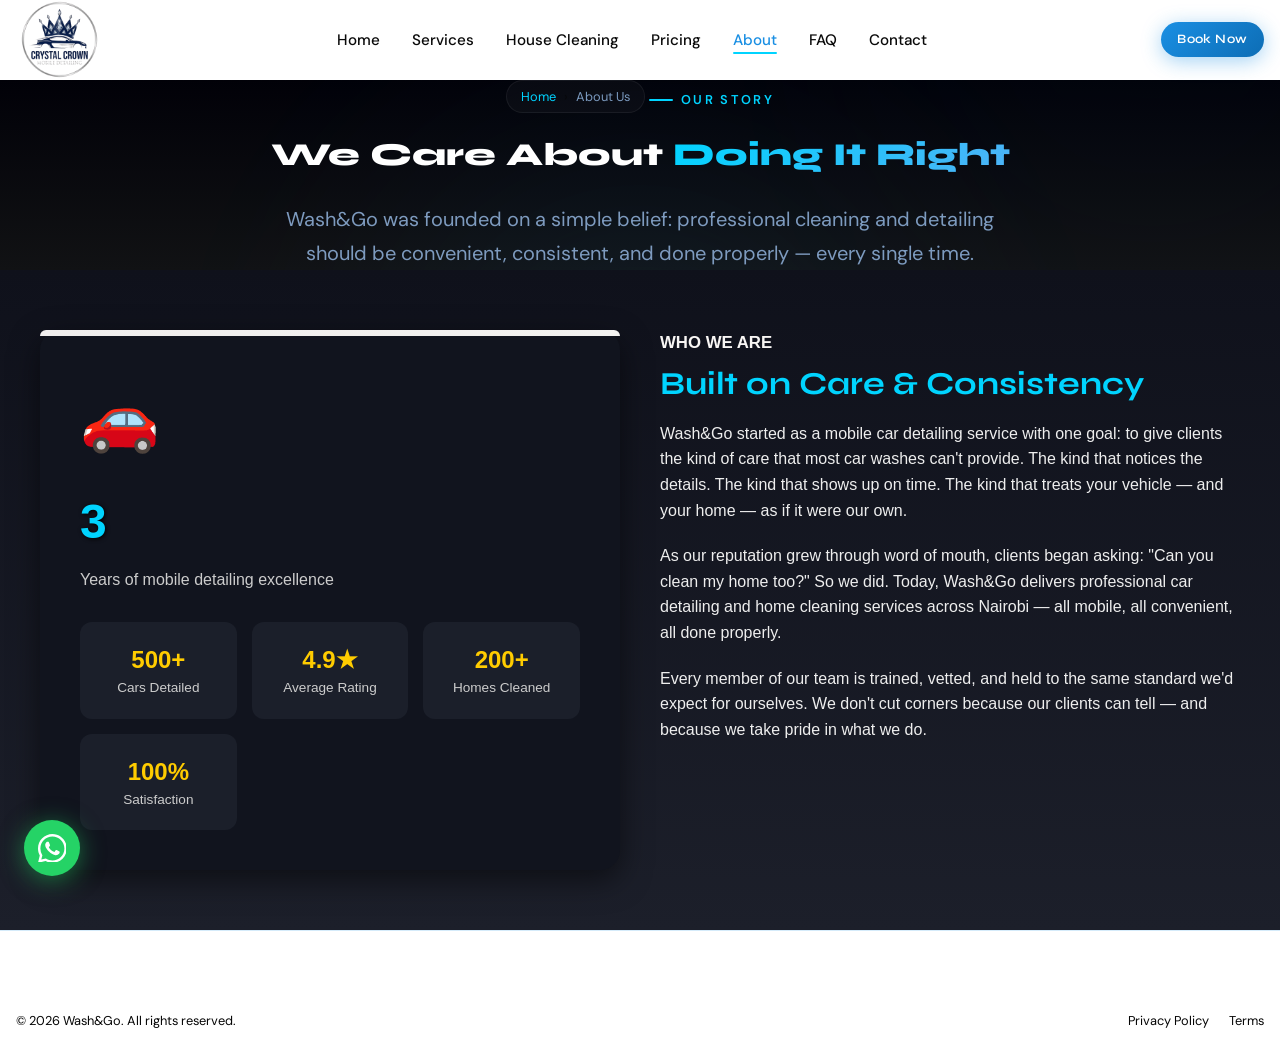
<file: about.html>
<!DOCTYPE html>
<html lang="en">
<head>
  <meta charset="UTF-8" /><meta name="viewport" content="width=device-width, initial-scale=1.0" />
  <meta name="description" content="About Wash&Go — Our story, our values, and the team behind your perfect clean." />
  <title>About Us | Wash&Go</title>
  <link rel="stylesheet" href="globals.css" />
</head>
<body>
<div class="page-loader" aria-hidden="true"><div class="loader-spinner"></div></div>
<header class="nav" role="banner">
  <div class="container">
    <nav class="nav__inner">
        <a href="index.html" class="nav__logo" aria-label="Wash&Go Home">
  <img src="Public/Assets/logo2.png" alt="Wash&Go Logo" class="nav__logo-img">
</a>
      <ul class="nav__links" role="list">
        <li><a href="index.html" class="nav__link">Home</a></li>
        <li><a href="services.html" class="nav__link">Services</a></li>
        <li><a href="house-cleaning.html" class="nav__link">House Cleaning</a></li>
        <li><a href="pricing.html" class="nav__link">Pricing</a></li>
        <li><a href="about.html" class="nav__link is-active">About</a></li>
        <li><a href="faq.html" class="nav__link">FAQ</a></li>
        <li><a href="contact.html" class="nav__link">Contact</a></li>
      </ul>
      <div class="nav__cta"><a href="booking.html" class="btn btn--primary btn--sm">Book Now</a></div>
      <button class="nav__toggle" aria-label="Toggle menu" aria-expanded="false" aria-controls="mobile-menu"><span></span><span></span><span></span></button>
    </nav>
  </div>
  <nav class="nav__mobile-menu" id="mobile-menu">
    <a href="index.html" class="nav__mobile-link">Home</a>
    <a href="services.html" class="nav__mobile-link">Car Detailing</a>
    <a href="house-cleaning.html" class="nav__mobile-link">House Cleaning</a>
    <a href="pricing.html" class="nav__mobile-link">Pricing</a>
    <a href="about.html" class="nav__mobile-link">About</a>
    <a href="faq.html" class="nav__mobile-link">FAQ</a>
    <a href="contact.html" class="nav__mobile-link">Contact</a>
    <div style="padding-top:var(--space-6)"><a href="booking.html" class="btn btn--primary btn--lg">Book Now</a></div>
  </nav>
</header>

<main>
  <section class="page-hero">
    <div class="container">
      <nav class="page-hero__breadcrumb" aria-label="Breadcrumb">
        <a href="index.html">Home</a><span class="page-hero__breadcrumb-sep">›</span>
        <span aria-current="page">About Us</span>
      </nav>
      <div class="section-label reveal" style="justify-content:center">Our Story</div>
      <h1 class="section-title reveal delay-100" style="text-align:center">We Care About <span>Doing It Right</span></h1>
      <p class="section-subtitle reveal delay-200" style="margin-inline:auto;text-align:center">Wash&Go was founded on a simple belief: professional cleaning and detailing should be convenient, consistent, and done properly — every single time.</p>
    </div>
  </section>

  <!-- Story -->
<!-- Stats Section -->
<section class="wg-stats-section">
  <div class="wg-stats-container">
    <div class="wg-stats-content">
      <div class="wg-stats-card">
        <div class="wg-stats-bar"></div>
        <div class="wg-stats-icon">🚗</div>
        <div class="wg-stats-number">3</div>
        <div class="wg-stats-text">Years of mobile detailing excellence</div>
        <div class="wg-stats-grid">
          <div class="wg-stats-item">
            <div class="wg-stats-item-number">500+</div>
            <div class="wg-stats-item-text">Cars Detailed</div>
          </div>
          <div class="wg-stats-item">
            <div class="wg-stats-item-number">4.9★</div>
            <div class="wg-stats-item-text">Average Rating</div>
          </div>
          <div class="wg-stats-item">
            <div class="wg-stats-item-number">200+</div>
            <div class="wg-stats-item-text">Homes Cleaned</div>
          </div>
          <div class="wg-stats-item">
            <div class="wg-stats-item-number">100%</div>
            <div class="wg-stats-item-text">Satisfaction</div>
          </div>
        </div>
      </div>
      <div class="wg-stats-text-content">
        <div class="wg-stats-label">Who We Are</div>
        <h2 class="wg-stats-title">Built on <span>Care & Consistency</span></h2>
        <p>Wash&Go started as a mobile car detailing service with one goal: to give clients the kind of care that most car washes can't provide. The kind that notices the details. The kind that shows up on time. The kind that treats your vehicle — and your home — as if it were our own.</p>
        <p>As our reputation grew through word of mouth, clients began asking: "Can you clean my home too?" So we did. Today, Wash&Go delivers professional car detailing and home cleaning services across Nairobi — all mobile, all convenient, all done properly.</p>
        <p>Every member of our team is trained, vetted, and held to the same standard we'd expect for ourselves. We don't cut corners because our clients can tell — and because we take pride in what we do.</p>
      </div>
    </div>
  </div>
</section>




<footer class="footer" role="contentinfo">
  <div class="container">
    <div class="footer__bottom" style="padding-top:0;border-top:none">
      <p class="footer__copyright">© <span id="year"></span> Wash&Go. All rights reserved.</p>
      <div class="footer__legal-links">
        <a href="privacy.html" class="footer__legal-link">Privacy Policy</a>
        <a href="terms.html" class="footer__legal-link">Terms</a>
      </div>
    </div>
  </div>
</footer>
<a href="#" class="whatsapp-float" data-whatsapp="Hi! I'd like to learn more about Wash&Go" aria-label="WhatsApp">
  <svg viewBox="0 0 24 24"><path d="M17.472 14.382c-.297-.149-1.758-.867-2.03-.967-.273-.099-.471-.148-.67.15-.197.297-.767.966-.94 1.164-.173.199-.347.223-.644.075-.297-.15-1.255-.463-2.39-1.475-.883-.788-1.48-1.761-1.653-2.059-.173-.297-.018-.458.13-.606.134-.133.298-.347.446-.52.149-.174.198-.298.298-.497.099-.198.05-.371-.025-.52-.075-.149-.669-1.612-.916-2.207-.242-.579-.487-.5-.669-.51-.173-.008-.371-.01-.57-.01-.198 0-.52.074-.792.372-.272.297-1.04 1.016-1.04 2.479 0 1.462 1.065 2.875 1.213 3.074.149.198 2.096 3.2 5.077 4.487.709.306 1.262.489 1.694.625.712.227 1.36.195 1.871.118.571-.085 1.758-.719 2.006-1.413.248-.694.248-1.289.173-1.413-.074-.124-.272-.198-.57-.347z" fill="white"/><path d="M12 0C5.373 0 0 5.373 0 12c0 2.09.539 4.09 1.482 5.832L0 24l6.344-1.449A11.952 11.952 0 0012 24c6.627 0 12-5.373 12-12S18.627 0 12 0zm0 22c-1.846 0-3.594-.476-5.12-1.31l-.366-.216-3.766.861.913-3.655-.241-.378A9.956 9.956 0 012 12C2 6.477 6.477 2 12 2s10 4.477 10 10-4.477 10-10 10z" fill="white"/></svg>
</a>
<script>document.getElementById('year').textContent = new Date().getFullYear();</script>
<script src="globals.js"></script>
</body>
</html>
</file>
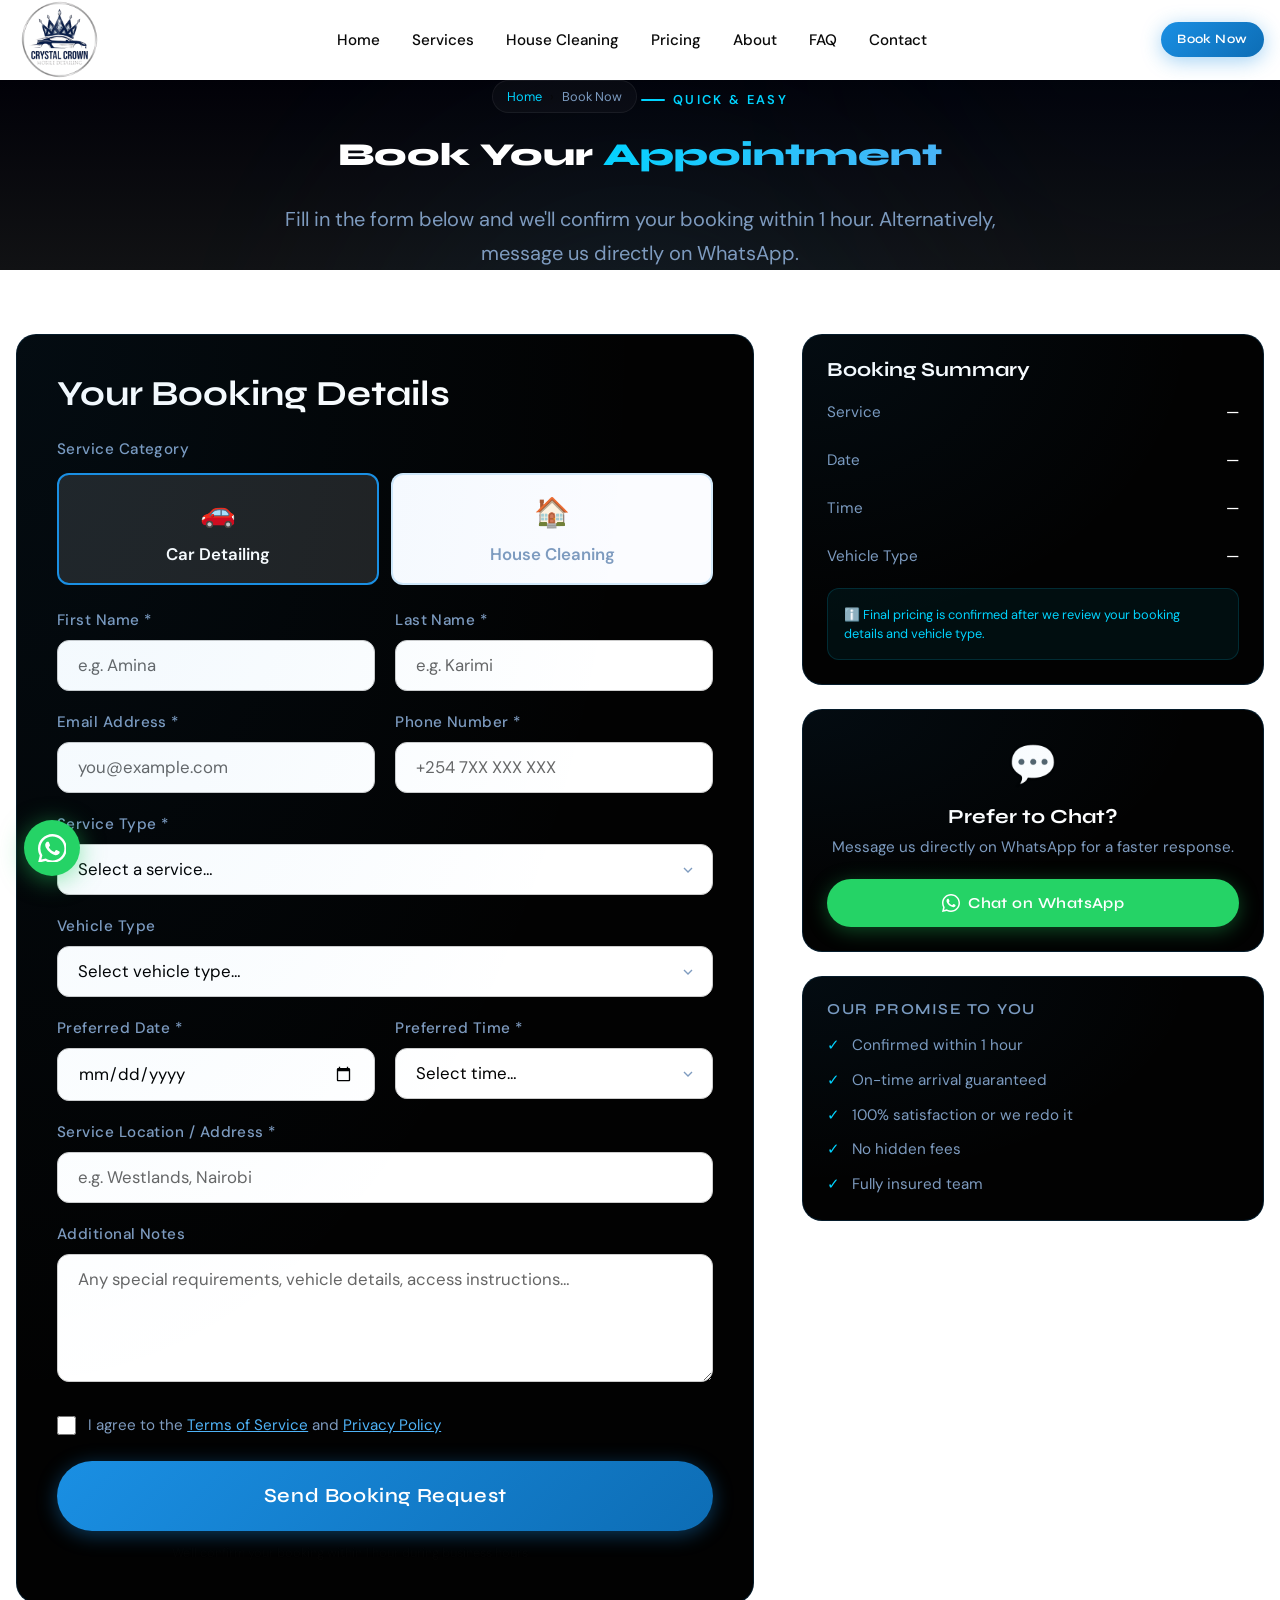
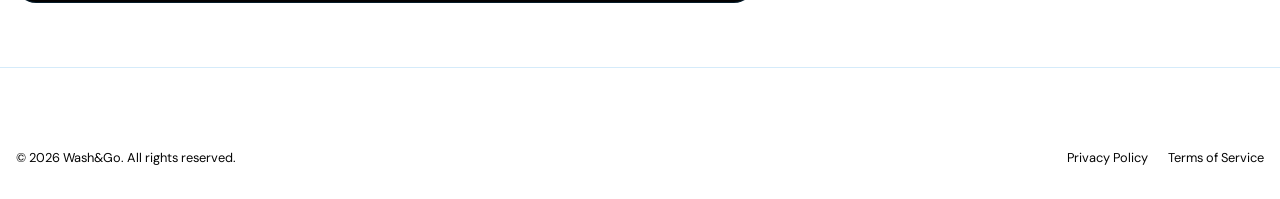
<file: booking.html>
<!DOCTYPE html>
<html lang="en">
<head>
  <meta charset="UTF-8" />
  <meta name="viewport" content="width=device-width, initial-scale=1.0" />
  <meta name="description" content="Book your Wash&Go mobile car detailing or house cleaning appointment. Fast, easy, confirmed within 1 hour." />
  <title>Book Now | Wash&Go</title>
  <link rel="stylesheet" href="globals.css" />
</head>
<body>

<div class="page-loader" aria-hidden="true"><div class="loader-spinner"></div></div>

<!-- Nav (same pattern across all pages) -->
<header class="nav" role="banner">
  <div class="container">
    <nav class="nav__inner" aria-label="Main navigation">
     <a href="index.html" class="nav__logo" aria-label="Wash&Go Home">
  <img src="Public/Assets/logo2.png" alt="Wash&Go Logo" class="nav__logo-img">
</a>
      <ul class="nav__links" role="list">
        <li><a href="index.html" class="nav__link">Home</a></li>
        <li><a href="services.html" class="nav__link">Services</a></li>
        <li><a href="house-cleaning.html" class="nav__link">House Cleaning</a></li>
        <li><a href="pricing.html" class="nav__link">Pricing</a></li>
        <li><a href="about.html" class="nav__link">About</a></li>
        <li><a href="faq.html" class="nav__link">FAQ</a></li>
        <li><a href="contact.html" class="nav__link">Contact</a></li>
      </ul>
      <div class="nav__cta">
        <a href="booking.html" class="btn btn--primary btn--sm is-active">Book Now</a>
      </div>
      <button class="nav__toggle" aria-label="Toggle mobile menu" aria-expanded="false" aria-controls="mobile-menu">
        <span></span><span></span><span></span>
      </button>
    </nav>
  </div>
  <nav class="nav__mobile-menu" id="mobile-menu" aria-label="Mobile navigation">
    <a href="index.html" class="nav__mobile-link">Home</a>
    <a href="services.html" class="nav__mobile-link">Car Detailing</a>
    <a href="house-cleaning.html" class="nav__mobile-link">House Cleaning</a>
    <a href="pricing.html" class="nav__mobile-link">Pricing</a>
    <a href="about.html" class="nav__mobile-link">About</a>
    <a href="faq.html" class="nav__mobile-link">FAQ</a>
    <a href="contact.html" class="nav__mobile-link">Contact</a>
    <div style="padding-top:var(--space-6)"><a href="booking.html" class="btn btn--primary btn--lg">Book Now</a></div>
  </nav>
</header>

<main>
  <!-- Page Hero -->
  <section class="page-hero" aria-labelledby="booking-title">
    <div class="container">
      <nav class="page-hero__breadcrumb" aria-label="Breadcrumb">
        <a href="index.html">Home</a>
        <span class="page-hero__breadcrumb-sep">›</span>
        <span aria-current="page">Book Now</span>
      </nav>
      <div class="section-label reveal" style="justify-content:center">Quick &amp; Easy</div>
      <h1 class="section-title reveal delay-100" id="booking-title">Book Your <span>Appointment</span></h1>
      <p class="section-subtitle reveal delay-200" style="margin-inline:auto;text-align:center">Fill in the form below and we'll confirm your booking within 1 hour. Alternatively, message us directly on WhatsApp.</p>
    </div>
  </section>

  <section class="section--sm">
    <div class="container">
      <div class="page-grid page-grid--form">

        <!-- Booking Form -->
        <div class="reveal">
          <div class="card" style="padding:var(--space-10)">
            <h2 style="font-size:var(--fs-xl);margin-bottom:var(--space-6)">Your Booking Details</h2>

            <form class="booking-form" novalidate data-redirect="thank-you.html" aria-label="Booking request form">

              <!-- Service Type Tabs -->
              <div style="margin-bottom:var(--space-6)">
                <div class="form-label" style="margin-bottom:var(--space-3)">Service Category</div>
                <div style="display:grid;grid-template-columns:1fr 1fr;gap:var(--space-3)" role="group" aria-label="Service category">
                  <label style="cursor:pointer">
                    <input type="radio" name="category" value="car" checked style="position:absolute;opacity:0;pointer-events:none" />
                    <div class="category-btn" style="padding:var(--space-4);background:rgba(243, 245, 247, 0.12);border:2px solid var(--clr-primary);border-radius:var(--radius-md);text-align:center;transition:all var(--dur-base)">
                      <div style="font-size:1.8rem;margin-bottom:var(--space-2)">🚗</div>
                      <div style="font-weight:var(--fw-semi);color:var(--clr-white)">Car Detailing</div>
                    </div>
                  </label>
                  <label style="cursor:pointer">
                    <input type="radio" name="category" value="house" style="position:absolute;opacity:0;pointer-events:none" />
                    <div class="category-btn" style="padding:var(--space-4);background:var(--clr-bg-3);border:2px solid var(--clr-border);border-radius:var(--radius-md);text-align:center;transition:all var(--dur-base)">
                      <div style="font-size:1.8rem;margin-bottom:var(--space-2)">🏠</div>
                      <div style="font-weight:var(--fw-semi);color:var(--clr-text-muted)">House Cleaning</div>
                    </div>
                  </label>
                </div>
              </div>

              <div class="form-grid" style="margin-bottom:var(--space-5)">
                <div class="form-group">
                  <label class="form-label" for="first_name">First Name *</label>
                  <input class="form-input" type="text" id="first_name" name="first_name" placeholder="e.g. Amina" autocomplete="given-name" data-validate="required" required />
                </div>
                <div class="form-group">
                  <label class="form-label" for="last_name">Last Name *</label>
                  <input class="form-input" type="text" id="last_name" name="last_name" placeholder="e.g. Karimi" autocomplete="family-name" data-validate="required" required />
                </div>
              </div>

              <div class="form-grid" style="margin-bottom:var(--space-5)">
                <div class="form-group">
                  <label class="form-label" for="email">Email Address *</label>
                  <input class="form-input" type="email" id="email" name="email" placeholder="you@example.com" autocomplete="email" data-validate="required,email" required />
                </div>
                <div class="form-group">
                  <label class="form-label" for="phone">Phone Number *</label>
                  <input class="form-input" type="tel" id="phone" name="phone" placeholder="+254 7XX XXX XXX" autocomplete="tel" data-validate="required,phone" required />
                </div>
              </div>

              <div class="form-group" style="margin-bottom:var(--space-5)" id="car-service-group">
                <label class="form-label" for="service">Service Type *</label>
                <select class="form-select" id="service" name="service" data-validate="required" required>
                  <option value="" disabled selected>Select a service…</option>
                  <optgroup label="Car Detailing">
                    <option value="easy-care">Easy Care Detail — from KES 5,500</option>
                    <option value="interior-exterior">Interior &amp; Exterior — from KES 10,500</option>
                    <option value="paint-polish">Paint Polishing &amp; Care — from KES 7,000</option>
                    <option value="monthly">Monthly Maintenance — from KES 12,000</option>
                    <option value="ceramic">Ceramic Coating &amp; Protection — from KES 25,000</option>
                  </optgroup>
                  <optgroup label="House Cleaning">
                    <option value="standard-clean">Standard Home Clean — from KES 4,500</option>
                    <option value="deep-clean">Deep Clean — from KES 8,000</option>
                    <option value="move-in-out">Move In/Out Clean — from KES 10,000</option>
                    <option value="regular-maintenance">Regular Maintenance Plan</option>
                  </optgroup>
                </select>
              </div>

              <div class="form-group" style="margin-bottom:var(--space-5)" id="vehicle-type-group">
                <label class="form-label" for="vehicle_type">Vehicle Type</label>
                <select class="form-select" id="vehicle_type" name="vehicle_type">
                  <option value="" disabled selected>Select vehicle type…</option>
                  <option value="hatchback">Hatchback</option>
                  <option value="sedan">Sedan</option>
                  <option value="suv">SUV / 4x4</option>
                  <option value="van">Van / Minibus</option>
                  <option value="truck">Truck / Pickup</option>
                  <option value="trailer">Trailer / Lorry</option>
                </select>
              </div>

              <div class="form-grid" style="margin-bottom:var(--space-5)">
                <div class="form-group">
                  <label class="form-label" for="date">Preferred Date *</label>
                  <input class="form-input" type="date" id="date" name="date" data-validate="required" required />
                </div>
                <div class="form-group">
                  <label class="form-label" for="time">Preferred Time *</label>
                  <select class="form-select" id="time" name="time" data-validate="required" required>
                    <option value="" disabled selected>Select time…</option>
                    <option value="07:00">7:00 AM</option>
                    <option value="08:00">8:00 AM</option>
                    <option value="09:00">9:00 AM</option>
                    <option value="10:00">10:00 AM</option>
                    <option value="11:00">11:00 AM</option>
                    <option value="12:00">12:00 PM</option>
                    <option value="13:00">1:00 PM</option>
                    <option value="14:00">2:00 PM</option>
                    <option value="15:00">3:00 PM</option>
                    <option value="16:00">4:00 PM</option>
                    <option value="17:00">5:00 PM</option>
                  </select>
                </div>
              </div>

              <div class="form-group" style="margin-bottom:var(--space-5)">
                <label class="form-label" for="location">Service Location / Address *</label>
                <input class="form-input" type="text" id="location" name="location" placeholder="e.g. Westlands, Nairobi" data-validate="required" required />
              </div>

              <div class="form-group" style="margin-bottom:var(--space-8)">
                <label class="form-label" for="notes">Additional Notes</label>
                <textarea class="form-textarea" id="notes" name="notes" placeholder="Any special requirements, vehicle details, access instructions…"></textarea>
              </div>

              <div style="display:flex;align-items:center;gap:var(--space-3);margin-bottom:var(--space-6)">
                <input type="checkbox" id="terms_agree" name="terms_agree" data-validate="required" required style="width:1.2rem;height:1.2rem;accent-color:var(--clr-primary);cursor:pointer;flex-shrink:0" />
                <label for="terms_agree" style="font-size:var(--fs-sm);color:var(--clr-text-muted);cursor:pointer">
                  I agree to the <a href="terms.html" style="color:var(--clr-primary-light);text-decoration:underline">Terms of Service</a> and <a href="privacy.html" style="color:var(--clr-primary-light);text-decoration:underline">Privacy Policy</a>
                </label>
              </div>

              <button type="submit" class="btn btn--primary btn--lg" style="width:100%;font-size:var(--fs-md)">
                Send Booking Request
              </button>
              <p style="font-size:var(--fs-xs);color:var(--clr-text-faint);margin-top:var(--space-3);text-align:center">We'll confirm your booking within 1 hour during business hours</p>
            </form>
          </div>
        </div>

        <!-- Summary & Info Sidebar -->
        <div style="display:flex;flex-direction:column;gap:var(--space-6)">

          <!-- Booking Summary Card -->
          <div class="card booking-summary reveal delay-200" style="padding:var(--space-6)">
            <h3 style="font-size:var(--fs-md);font-weight:var(--fw-bold);margin-bottom:var(--space-5)">Booking Summary</h3>
            <div style="display:flex;flex-direction:column;gap:var(--space-3)">
              <div style="display:flex;justify-content:space-between;font-size:var(--fs-sm);color:var(--clr-text-muted)">
                <span>Service</span>
                <span id="summary-service" style="color:var(--clr-white);font-weight:var(--fw-medium);text-align:right;max-width:60%">—</span>
              </div>
              <div class="divider" style="margin:0"></div>
              <div style="display:flex;justify-content:space-between;font-size:var(--fs-sm);color:var(--clr-text-muted)">
                <span>Date</span>
                <span id="summary-date" style="color:var(--clr-white);font-weight:var(--fw-medium);text-align:right">—</span>
              </div>
              <div class="divider" style="margin:0"></div>
              <div style="display:flex;justify-content:space-between;font-size:var(--fs-sm);color:var(--clr-text-muted)">
                <span>Time</span>
                <span id="summary-time" style="color:var(--clr-white);font-weight:var(--fw-medium)">—</span>
              </div>
              <div class="divider" style="margin:0"></div>
              <div style="display:flex;justify-content:space-between;font-size:var(--fs-sm);color:var(--clr-text-muted)">
                <span>Vehicle Type</span>
                <span id="summary-vehicle" style="color:var(--clr-white);font-weight:var(--fw-medium)">—</span>
              </div>
            </div>
            <div style="margin-top:var(--space-5);padding:var(--space-4);background:rgba(0,212,255,0.06);border:1px solid rgba(0,212,255,0.15);border-radius:var(--radius-md)">
              <p style="font-size:var(--fs-xs);color:var(--clr-accent)">ℹ️ Final pricing is confirmed after we review your booking details and vehicle type.</p>
            </div>
          </div>

          <!-- WhatsApp Alternative -->
          <div class="card reveal delay-300" style="text-align:center;padding:var(--space-6)">
            <div style="font-size:2.5rem;margin-bottom:var(--space-3)">💬</div>
            <h3 style="font-size:var(--fs-md);margin-bottom:var(--space-2)">Prefer to Chat?</h3>
            <p style="font-size:var(--fs-sm);color:var(--clr-text-muted);margin-bottom:var(--space-5)">Message us directly on WhatsApp for a faster response.</p>
            <a href="#" class="btn btn--whatsapp" style="width:100%" data-whatsapp="Hi! I'd like to book a Wash&Go service">
              <svg width="18" height="18" viewBox="0 0 24 24" fill="currentColor" aria-hidden="true"><path d="M17.472 14.382c-.297-.149-1.758-.867-2.03-.967-.273-.099-.471-.148-.67.15-.197.297-.767.966-.94 1.164-.173.199-.347.223-.644.075-.297-.15-1.255-.463-2.39-1.475-.883-.788-1.48-1.761-1.653-2.059-.173-.297-.018-.458.13-.606.134-.133.298-.347.446-.52.149-.174.198-.298.298-.497.099-.198.05-.371-.025-.52-.075-.149-.669-1.612-.916-2.207-.242-.579-.487-.5-.669-.51-.173-.008-.371-.01-.57-.01-.198 0-.52.074-.792.372-.272.297-1.04 1.016-1.04 2.479 0 1.462 1.065 2.875 1.213 3.074.149.198 2.096 3.2 5.077 4.487.709.306 1.262.489 1.694.625.712.227 1.36.195 1.871.118.571-.085 1.758-.719 2.006-1.413.248-.694.248-1.289.173-1.413-.074-.124-.272-.198-.57-.347z"/><path d="M12 0C5.373 0 0 5.373 0 12c0 2.09.539 4.09 1.482 5.832L0 24l6.344-1.449A11.952 11.952 0 0012 24c6.627 0 12-5.373 12-12S18.627 0 12 0zm0 22c-1.846 0-3.594-.476-5.12-1.31l-.366-.216-3.766.861.913-3.655-.241-.378A9.956 9.956 0 012 12C2 6.477 6.477 2 12 2s10 4.477 10 10-4.477 10-10 10z"/></svg>
              Chat on WhatsApp
            </a>
          </div>

          <!-- Guarantees -->
          <div class="card reveal delay-400" style="padding:var(--space-6)">
            <h3 style="font-size:var(--fs-sm);font-weight:var(--fw-semi);color:var(--clr-text-muted);margin-bottom:var(--space-4);letter-spacing:0.1em;text-transform:uppercase">Our Promise To You</h3>
            <div style="display:flex;flex-direction:column;gap:var(--space-3)">
              <div style="display:flex;align-items:center;gap:var(--space-3);font-size:var(--fs-sm);color:var(--clr-text-muted)"><span style="color:var(--clr-accent)">✓</span> Confirmed within 1 hour</div>
              <div style="display:flex;align-items:center;gap:var(--space-3);font-size:var(--fs-sm);color:var(--clr-text-muted)"><span style="color:var(--clr-accent)">✓</span> On-time arrival guaranteed</div>
              <div style="display:flex;align-items:center;gap:var(--space-3);font-size:var(--fs-sm);color:var(--clr-text-muted)"><span style="color:var(--clr-accent)">✓</span> 100% satisfaction or we redo it</div>
              <div style="display:flex;align-items:center;gap:var(--space-3);font-size:var(--fs-sm);color:var(--clr-text-muted)"><span style="color:var(--clr-accent)">✓</span> No hidden fees</div>
              <div style="display:flex;align-items:center;gap:var(--space-3);font-size:var(--fs-sm);color:var(--clr-text-muted)"><span style="color:var(--clr-accent)">✓</span> Fully insured team</div>
            </div>
          </div>
        </div>
      </div>
    </div>
  </section>
</main>

<!-- Footer (abbreviated for template — include full footer from index.html in production) -->
<footer class="footer" role="contentinfo">
  <div class="container">
    <div class="footer__bottom" style="padding-top:0;border-top:none">
      <p class="footer__copyright">© <span id="year"></span> Wash&Go. All rights reserved.</p>
      <div class="footer__legal-links">
        <a href="privacy.html" class="footer__legal-link">Privacy Policy</a>
        <a href="terms.html" class="footer__legal-link">Terms of Service</a>
      </div>
    </div>
  </div>
</footer>

<a href="#" class="whatsapp-float" data-whatsapp="Hi! I'd like to book a Wash&Go service" aria-label="Chat with us on WhatsApp">
  <svg viewBox="0 0 24 24" xmlns="http://www.w3.org/2000/svg"><path d="M17.472 14.382c-.297-.149-1.758-.867-2.03-.967-.273-.099-.471-.148-.67.15-.197.297-.767.966-.94 1.164-.173.199-.347.223-.644.075-.297-.15-1.255-.463-2.39-1.475-.883-.788-1.48-1.761-1.653-2.059-.173-.297-.018-.458.13-.606.134-.133.298-.347.446-.52.149-.174.198-.298.298-.497.099-.198.05-.371-.025-.52-.075-.149-.669-1.612-.916-2.207-.242-.579-.487-.5-.669-.51-.173-.008-.371-.01-.57-.01-.198 0-.52.074-.792.372-.272.297-1.04 1.016-1.04 2.479 0 1.462 1.065 2.875 1.213 3.074.149.198 2.096 3.2 5.077 4.487.709.306 1.262.489 1.694.625.712.227 1.36.195 1.871.118.571-.085 1.758-.719 2.006-1.413.248-.694.248-1.289.173-1.413-.074-.124-.272-.198-.57-.347z"/><path d="M12 0C5.373 0 0 5.373 0 12c0 2.09.539 4.09 1.482 5.832L0 24l6.344-1.449A11.952 11.952 0 0012 24c6.627 0 12-5.373 12-12S18.627 0 12 0zm0 22c-1.846 0-3.594-.476-5.12-1.31l-.366-.216-3.766.861.913-3.655-.241-.378A9.956 9.956 0 012 12C2 6.477 6.477 2 12 2s10 4.477 10 10-4.477 10-10 10z"/></svg>
</a>

<script>
  document.getElementById('year').textContent = new Date().getFullYear();

  // Category radio highlight
  document.querySelectorAll('input[name="category"]').forEach(radio => {
    radio.addEventListener('change', () => {
      document.querySelectorAll('.category-btn').forEach(btn => {
        btn.style.background = 'var(--clr-bg-3)';
        btn.style.borderColor = 'var(--clr-border)';
        btn.style.color = 'var(--clr-text-muted)';
        btn.querySelector('div:last-child').style.color = 'var(--clr-text-muted)';
      });
      const active = radio.nextElementSibling;
      active.style.background = 'rgba(26,143,227,0.12)';
      active.style.borderColor = 'var(--clr-primary)';
      active.querySelector('div:last-child').style.color = 'var(--clr-white)';

      // Show/hide vehicle type field
      const vehicleGroup = document.getElementById('vehicle-type-group');
      vehicleGroup.style.display = radio.value === 'car' ? '' : 'none';
    });
  });

  // Booking summary live update
  ['service','date','time','vehicle_type'].forEach(name => {
    const el = document.getElementById(name) || document.querySelector(`[name="${name}"]`);
    if (!el) return;
    el.addEventListener('change', () => {
      const map = { service: 'summary-service', date: 'summary-date', time: 'summary-time', vehicle_type: 'summary-vehicle' };
      const targetEl = document.getElementById(map[name]);
      if (!targetEl) return;
      if (name === 'date' && el.value) {
        targetEl.textContent = new Date(el.value + 'T00:00').toLocaleDateString('en-KE', { weekday:'short', month:'short', day:'numeric', year:'numeric' });
      } else {
        const opt = el.options?.[el.selectedIndex];
        targetEl.textContent = opt ? opt.text : el.value;
      }
    });
  });
</script>
<script src="globals.js"></script>
</body>
</html>
</file>
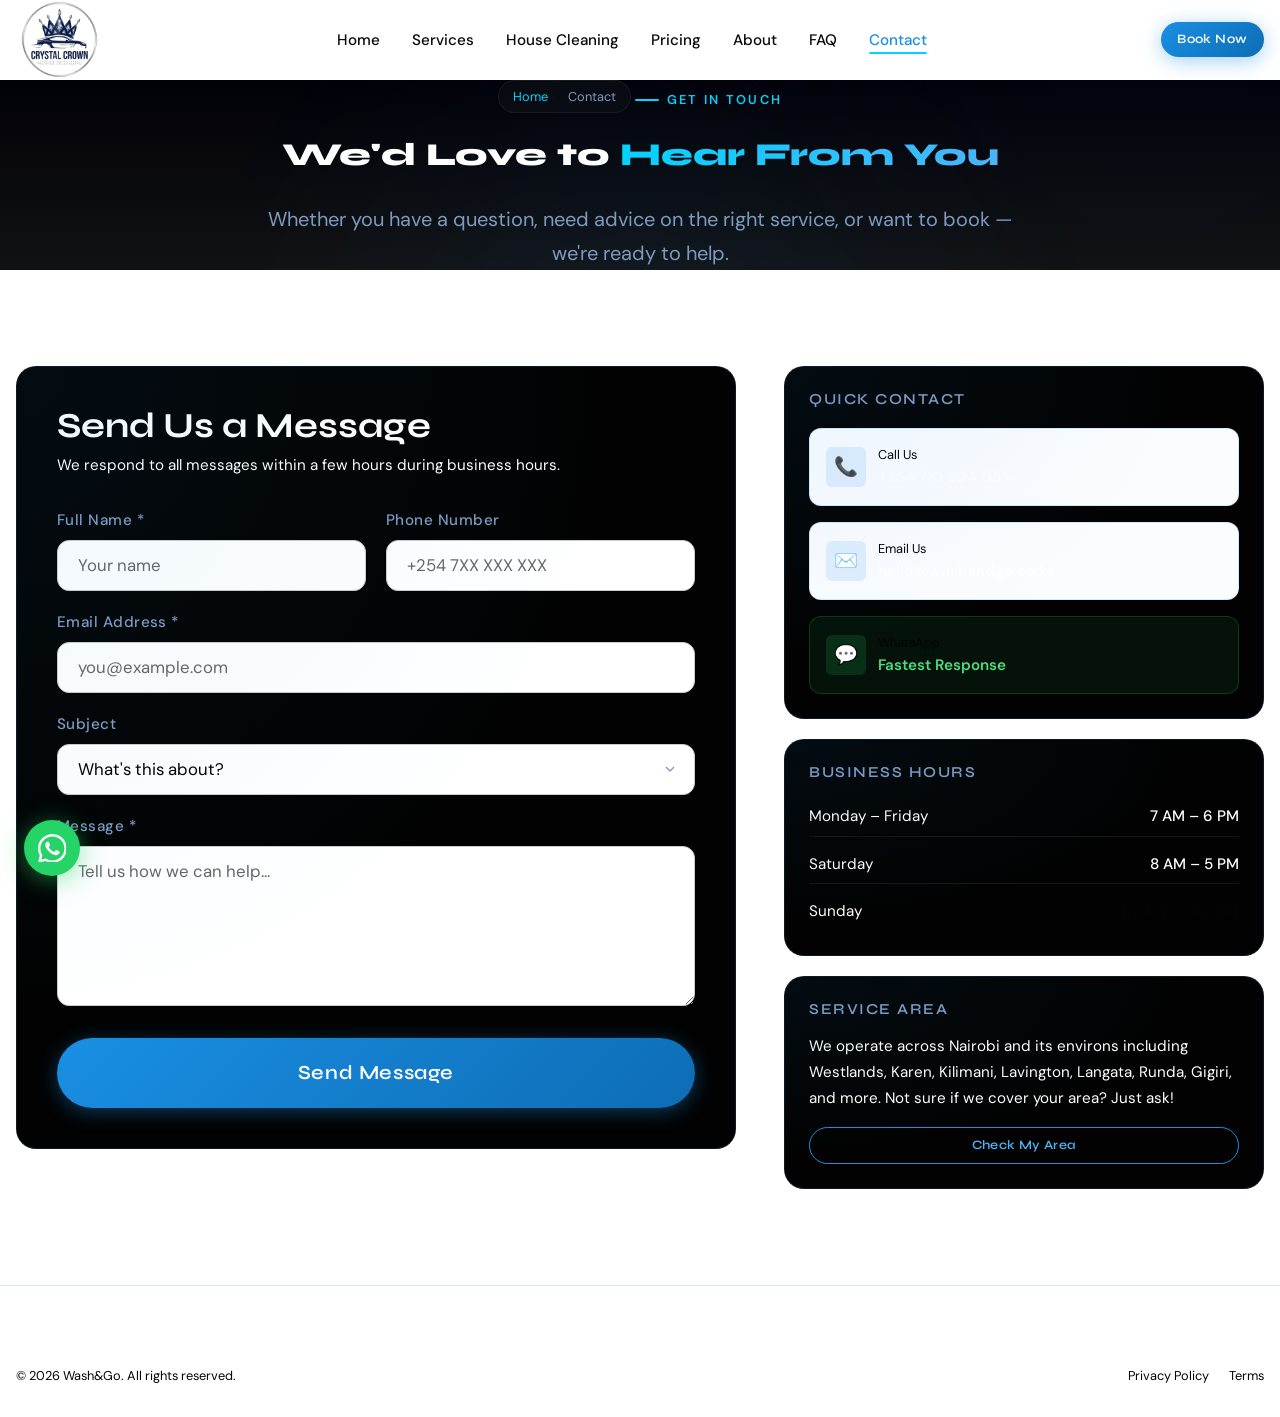
<file: contact.html>
<!DOCTYPE html>
<html lang="en">
<head>
  <meta charset="UTF-8" /><meta name="viewport" content="width=device-width, initial-scale=1.0" />
  <meta name="description" content="Contact Wash&Go — Get in touch by phone, email, WhatsApp, or our contact form." />
  <title>Contact Us | Wash&Go</title>
  <link rel="stylesheet" href="globals.css" />
</head>
<body>
<div class="page-loader" aria-hidden="true"><div class="loader-spinner"></div></div>
<header class="nav" role="banner">
  <div class="container">
    <nav class="nav__inner">
   <a href="index.html" class="nav__logo" aria-label="Wash&Go Home">
  <img src="Public/Assets/logo2.png" alt="Wash&Go Logo" class="nav__logo-img">
</a>
      <ul class="nav__links" role="list">
        <li><a href="index.html" class="nav__link">Home</a></li>
        <li><a href="services.html" class="nav__link">Services</a></li>
        <li><a href="house-cleaning.html" class="nav__link">House Cleaning</a></li>
        <li><a href="pricing.html" class="nav__link">Pricing</a></li>
        <li><a href="about.html" class="nav__link">About</a></li>
        <li><a href="faq.html" class="nav__link">FAQ</a></li>
        <li><a href="contact.html" class="nav__link is-active">Contact</a></li>
      </ul>
      <div class="nav__cta"><a href="booking.html" class="btn btn--primary btn--sm">Book Now</a></div>
      <button class="nav__toggle" aria-label="Toggle menu" aria-expanded="false" aria-controls="mobile-menu"><span></span><span></span><span></span></button>
    </nav>
  </div>
  <nav class="nav__mobile-menu" id="mobile-menu">
    <a href="index.html" class="nav__mobile-link">Home</a>
    <a href="services.html" class="nav__mobile-link">Car Detailing</a>
    <a href="house-cleaning.html" class="nav__mobile-link">House Cleaning</a>
    <a href="pricing.html" class="nav__mobile-link">Pricing</a>
    <a href="about.html" class="nav__mobile-link">About</a>
    <a href="faq.html" class="nav__mobile-link">FAQ</a>
    <a href="contact.html" class="nav__mobile-link">Contact</a>
    <div style="padding-top:var(--space-6)"><a href="booking.html" class="btn btn--primary btn--lg">Book Now</a></div>
  </nav>
</header>

<main>
  <section class="page-hero">
    <div class="container">
      <nav class="page-hero__breadcrumb" aria-label="Breadcrumb">
        <a href="index.html">Home</a><span class="page-hero__breadcrumb-sep">›</span>
        <span aria-current="page">Contact</span>
      </nav>
      <div class="section-label reveal" style="justify-content:center">Get in Touch</div>
      <h1 class="section-title reveal delay-100" style="text-align:center">We'd Love to <span>Hear From You</span></h1>
      <p class="section-subtitle reveal delay-200" style="margin-inline:auto;text-align:center">Whether you have a question, need advice on the right service, or want to book — we're ready to help.</p>
    </div>
  </section>

  <section class="section">
    <div class="container">
      <div class="page-grid page-grid--contact">

        <!-- Contact Form -->
        <div class="reveal">
          <div class="card" style="padding:var(--space-10)">
            <h2 style="font-size:var(--fs-xl);margin-bottom:var(--space-2)">Send Us a Message</h2>
            <p style="color:var(--clr-text-muted);font-size:var(--fs-sm);margin-bottom:var(--space-8)">We respond to all messages within a few hours during business hours.</p>

            <form class="booking-form" novalidate aria-label="Contact form">
              <div class="form-grid" style="margin-bottom:var(--space-5)">
                <div class="form-group">
                  <label class="form-label" for="contact-name">Full Name *</label>
                  <input class="form-input" type="text" id="contact-name" name="name" placeholder="Your name" autocomplete="name" data-validate="required" required />
                </div>
                <div class="form-group">
                  <label class="form-label" for="contact-phone">Phone Number</label>
                  <input class="form-input" type="tel" id="contact-phone" name="phone" placeholder="+254 7XX XXX XXX" autocomplete="tel" />
                </div>
              </div>
              <div class="form-group" style="margin-bottom:var(--space-5)">
                <label class="form-label" for="contact-email">Email Address *</label>
                <input class="form-input" type="email" id="contact-email" name="email" placeholder="you@example.com" autocomplete="email" data-validate="required,email" required />
              </div>
              <div class="form-group" style="margin-bottom:var(--space-5)">
                <label class="form-label" for="contact-subject">Subject</label>
                <select class="form-select" id="contact-subject" name="subject">
                  <option value="" disabled selected>What's this about?</option>
                  <option value="booking">Booking a service</option>
                  <option value="quote">Get a quote</option>
                  <option value="ceramic">Ceramic coating enquiry</option>
                  <option value="house">House cleaning enquiry</option>
                  <option value="feedback">Feedback</option>
                  <option value="other">Other</option>
                </select>
              </div>
              <div class="form-group" style="margin-bottom:var(--space-8)">
                <label class="form-label" for="contact-message">Message *</label>
                <textarea class="form-textarea" id="contact-message" name="message" placeholder="Tell us how we can help..." style="min-height:10rem" data-validate="required" required></textarea>
              </div>
              <button type="submit" class="btn btn--primary btn--lg" style="width:100%">Send Message</button>
            </form>
          </div>
        </div>

        <!-- Contact Info -->
        <div style="display:flex;flex-direction:column;gap:var(--space-5)">

          <div class="card reveal delay-100" style="padding:var(--space-6)">
            <h3 style="font-size:var(--fs-sm);font-weight:var(--fw-semi);color:var(--clr-text-muted);letter-spacing:0.1em;text-transform:uppercase;margin-bottom:var(--space-5)">Quick Contact</h3>
            <div style="display:flex;flex-direction:column;gap:var(--space-4)">
              <a href="tel:+254710304055" style="display:flex;align-items:center;gap:var(--space-3);padding:var(--space-4);background:var(--clr-bg-3);border:1px solid var(--clr-border);border-radius:var(--radius-md);transition:border-color var(--dur-base)">
                <div style="width:2.5rem;height:2.5rem;background:rgba(26,143,227,0.12);border-radius:var(--radius-sm);display:flex;align-items:center;justify-content:center;font-size:1.2rem;flex-shrink:0">📞</div>
                <div>
                  <div style="font-size:var(--fs-xs);color:var(--clr-text-faint);margin-bottom:2px">Call Us</div>
                  <div style="font-size:var(--fs-sm);font-weight:var(--fw-semi);color:var(--clr-white)">+254 710 304 055</div>
                </div>
              </a>
              <a href="mailto:hello@washandgo.co.ke" style="display:flex;align-items:center;gap:var(--space-3);padding:var(--space-4);background:var(--clr-bg-3);border:1px solid var(--clr-border);border-radius:var(--radius-md);transition:border-color var(--dur-base)">
                <div style="width:2.5rem;height:2.5rem;background:rgba(26,143,227,0.12);border-radius:var(--radius-sm);display:flex;align-items:center;justify-content:center;font-size:1.2rem;flex-shrink:0">✉️</div>
                <div>
                  <div style="font-size:var(--fs-xs);color:var(--clr-text-faint);margin-bottom:2px">Email Us</div>
                  <div style="font-size:var(--fs-sm);font-weight:var(--fw-semi);color:var(--clr-white)">hello@washandgo.co.ke</div>
                </div>
              </a>
              <a href="#" data-whatsapp="Hi! I'd like to get in touch with Wash&Go" style="display:flex;align-items:center;gap:var(--space-3);padding:var(--space-4);background:rgba(37,211,102,0.08);border:1px solid rgba(37,211,102,0.2);border-radius:var(--radius-md);transition:border-color var(--dur-base)">
                <div style="width:2.5rem;height:2.5rem;background:rgba(37,211,102,0.15);border-radius:var(--radius-sm);display:flex;align-items:center;justify-content:center;font-size:1.2rem;flex-shrink:0">💬</div>
                <div>
                  <div style="font-size:var(--fs-xs);color:var(--clr-text-faint);margin-bottom:2px">WhatsApp</div>
                  <div style="font-size:var(--fs-sm);font-weight:var(--fw-semi);color:#4ade80">Fastest Response</div>
                </div>
              </a>
            </div>
          </div>

          <div class="card reveal delay-200" style="padding:var(--space-6)">
            <h3 style="font-size:var(--fs-sm);font-weight:var(--fw-semi);color:var(--clr-text-muted);letter-spacing:0.1em;text-transform:uppercase;margin-bottom:var(--space-4)">Business Hours</h3>
            <div style="display:flex;flex-direction:column;gap:var(--space-2);font-size:var(--fs-sm)">
              <div style="display:flex;justify-content:space-between;color:var(--clr-text-muted);padding:var(--space-2) 0;border-bottom:1px solid var(--clr-border-light)">
                <span>Monday – Friday</span><span style="color:var(--clr-white);font-weight:var(--fw-medium)">7 AM – 6 PM</span>
              </div>
              <div style="display:flex;justify-content:space-between;color:var(--clr-text-muted);padding:var(--space-2) 0;border-bottom:1px solid var(--clr-border-light)">
                <span>Saturday</span><span style="color:var(--clr-white);font-weight:var(--fw-medium)">8 AM – 5 PM</span>
              </div>
              <div style="display:flex;justify-content:space-between;color:var(--clr-text-muted);padding:var(--space-2) 0">
                <span>Sunday</span><span style="color:var(--clr-text-faint)">By Appointment</span>
              </div>
            </div>
          </div>

          <div class="card reveal delay-300" style="padding:var(--space-6)">
            <h3 style="font-size:var(--fs-sm);font-weight:var(--fw-semi);color:var(--clr-text-muted);letter-spacing:0.1em;text-transform:uppercase;margin-bottom:var(--space-4)">Service Area</h3>
            <p style="font-size:var(--fs-sm);color:var(--clr-text-muted);line-height:var(--lh-loose)">We operate across Nairobi and its environs including Westlands, Karen, Kilimani, Lavington, Langata, Runda, Gigiri, and more. Not sure if we cover your area? Just ask!</p>
            <a href="#" class="btn btn--outline btn--sm" style="margin-top:var(--space-4);width:100%" data-whatsapp="Hi! I'd like to check if you service my area">Check My Area</a>
          </div>

        </div>
      </div>
    </div>
  </section>
</main>

<footer class="footer" role="contentinfo">
  <div class="container">
    <div class="footer__bottom" style="padding-top:0;border-top:none">
      <p class="footer__copyright">© <span id="year"></span> Wash&Go. All rights reserved.</p>
      <div class="footer__legal-links">
        <a href="privacy.html" class="footer__legal-link">Privacy Policy</a>
        <a href="terms.html" class="footer__legal-link">Terms</a>
      </div>
    </div>
  </div>
</footer>
<a href="#" class="whatsapp-float" data-whatsapp="Hi! I'd like to contact Wash&Go" aria-label="WhatsApp">
  <svg viewBox="0 0 24 24"><path d="M17.472 14.382c-.297-.149-1.758-.867-2.03-.967-.273-.099-.471-.148-.67.15-.197.297-.767.966-.94 1.164-.173.199-.347.223-.644.075-.297-.15-1.255-.463-2.39-1.475-.883-.788-1.48-1.761-1.653-2.059-.173-.297-.018-.458.13-.606.134-.133.298-.347.446-.52.149-.174.198-.298.298-.497.099-.198.05-.371-.025-.52-.075-.149-.669-1.612-.916-2.207-.242-.579-.487-.5-.669-.51-.173-.008-.371-.01-.57-.01-.198 0-.52.074-.792.372-.272.297-1.04 1.016-1.04 2.479 0 1.462 1.065 2.875 1.213 3.074.149.198 2.096 3.2 5.077 4.487.709.306 1.262.489 1.694.625.712.227 1.36.195 1.871.118.571-.085 1.758-.719 2.006-1.413.248-.694.248-1.289.173-1.413-.074-.124-.272-.198-.57-.347z" fill="white"/><path d="M12 0C5.373 0 0 5.373 0 12c0 2.09.539 4.09 1.482 5.832L0 24l6.344-1.449A11.952 11.952 0 0012 24c6.627 0 12-5.373 12-12S18.627 0 12 0zm0 22c-1.846 0-3.594-.476-5.12-1.31l-.366-.216-3.766.861.913-3.655-.241-.378A9.956 9.956 0 012 12C2 6.477 6.477 2 12 2s10 4.477 10 10-4.477 10-10 10z" fill="white"/></svg>
</a>
<script>document.getElementById('year').textContent = new Date().getFullYear();</script>
<script src="globals.js"></script>
</body>
</html>
</file>
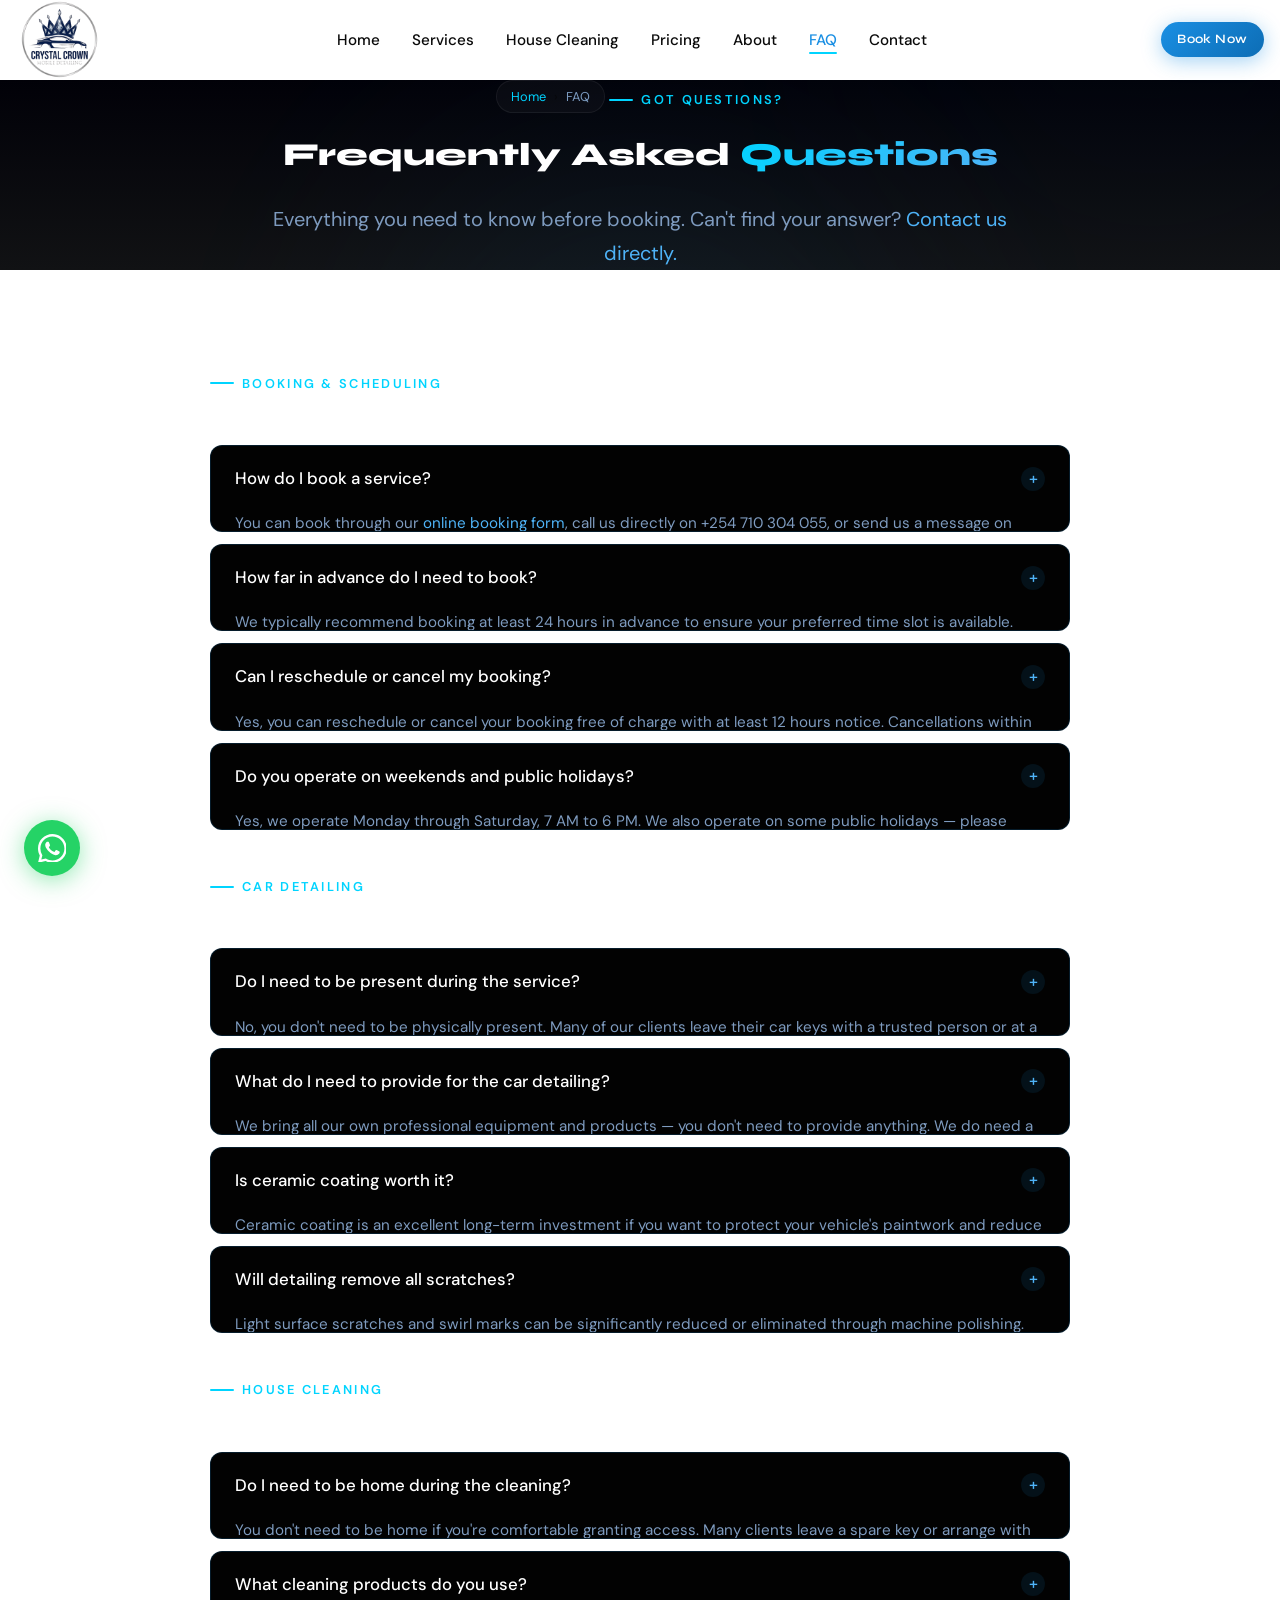
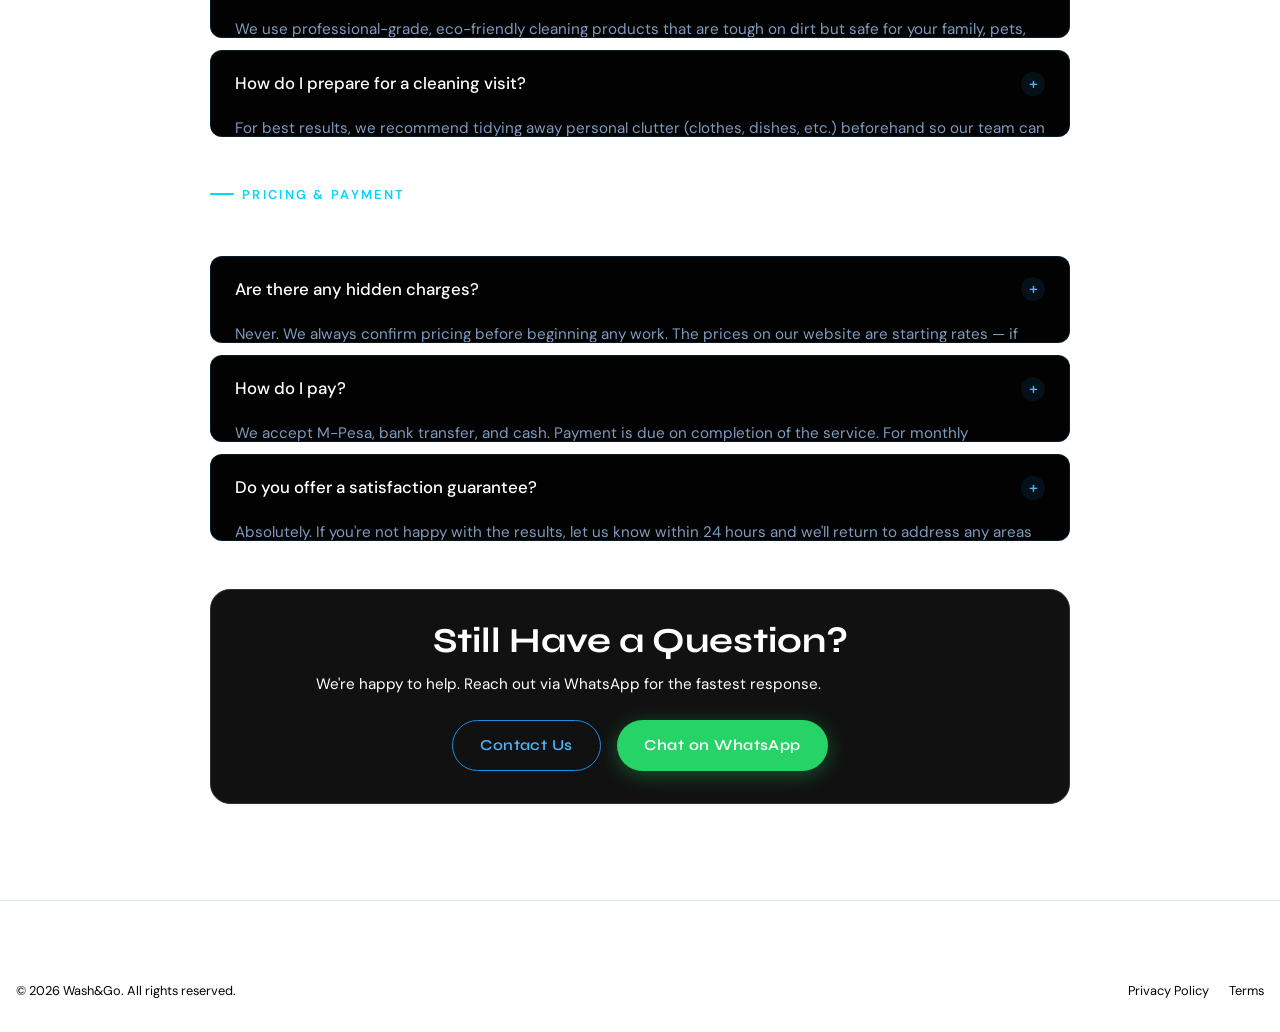
<file: faq.html>
<!DOCTYPE html>
<html lang="en">
<head>
  <meta charset="UTF-8" /><meta name="viewport" content="width=device-width, initial-scale=1.0" />
  <meta name="description" content="Frequently asked questions about Wash&Go mobile car detailing and house cleaning services." />
  <title>FAQ | Wash&Go</title>
  <link rel="stylesheet" href="globals.css" />
</head>
<body>
<div class="page-loader" aria-hidden="true"><div class="loader-spinner"></div></div>
<header class="nav" role="banner">
  <div class="container">
    <nav class="nav__inner">
     <a href="index.html" class="nav__logo" aria-label="Wash&Go Home">
  <img src="Public/Assets/logo2.png" alt="Wash&Go Logo" class="nav__logo-img">
</a>
      <ul class="nav__links" role="list">
        <li><a href="index.html" class="nav__link">Home</a></li>
        <li><a href="services.html" class="nav__link">Services</a></li>
        <li><a href="house-cleaning.html" class="nav__link">House Cleaning</a></li>
        <li><a href="pricing.html" class="nav__link">Pricing</a></li>
        <li><a href="about.html" class="nav__link">About</a></li>
        <li><a href="faq.html" class="nav__link is-active">FAQ</a></li>
        <li><a href="contact.html" class="nav__link">Contact</a></li>
      </ul>
      <div class="nav__cta"><a href="booking.html" class="btn btn--primary btn--sm">Book Now</a></div>
      <button class="nav__toggle" aria-label="Toggle menu" aria-expanded="false" aria-controls="mobile-menu"><span></span><span></span><span></span></button>
    </nav>
  </div>
  <nav class="nav__mobile-menu" id="mobile-menu">
    <a href="index.html" class="nav__mobile-link">Home</a>
    <a href="services.html" class="nav__mobile-link">Car Detailing</a>
    <a href="house-cleaning.html" class="nav__mobile-link">House Cleaning</a>
    <a href="pricing.html" class="nav__mobile-link">Pricing</a>
    <a href="about.html" class="nav__mobile-link">About</a>
    <a href="faq.html" class="nav__mobile-link">FAQ</a>
    <a href="contact.html" class="nav__mobile-link">Contact</a>
    <div style="padding-top:var(--space-6)"><a href="booking.html" class="btn btn--primary btn--lg">Book Now</a></div>
  </nav>
</header>

<main>
  <section class="page-hero">
    <div class="container">
      <nav class="page-hero__breadcrumb" aria-label="Breadcrumb">
        <a href="index.html">Home</a><span class="page-hero__breadcrumb-sep">›</span>
        <span aria-current="page">FAQ</span>
      </nav>
      <div class="section-label reveal" style="justify-content:center">Got Questions?</div>
      <h1 class="section-title reveal delay-100" style="text-align:center">Frequently Asked <span>Questions</span></h1>
      <p class="section-subtitle reveal delay-200" style="margin-inline:auto;text-align:center">Everything you need to know before booking. Can't find your answer? <a href="contact.html" style="color:var(--clr-primary-light)">Contact us directly.</a></p>
    </div>
  </section>

  <section class="section">
    <div class="container" style="max-width:860px">

      <div style="margin-bottom:var(--space-8)">
        <div class="section-label reveal">Booking & Scheduling</div>
      </div>

      <div class="accordion reveal delay-100" role="list">
        <div class="accordion-item" role="listitem">
          <button class="accordion-trigger" aria-expanded="false">How do I book a service?<span class="accordion-trigger__icon" aria-hidden="true">+</span></button>
          <div class="accordion-body"><div class="accordion-body__inner">You can book through our <a href="booking.html" style="color:var(--clr-primary-light)">online booking form</a>, call us directly on +254 710 304 055, or send us a message on WhatsApp. We'll confirm your booking within 1 hour during business hours (Mon–Sat, 7 AM – 6 PM).</div></div>
        </div>
        <div class="accordion-item" role="listitem">
          <button class="accordion-trigger" aria-expanded="false">How far in advance do I need to book?<span class="accordion-trigger__icon" aria-hidden="true">+</span></button>
          <div class="accordion-body"><div class="accordion-body__inner">We typically recommend booking at least 24 hours in advance to ensure your preferred time slot is available. However, we do accommodate same-day bookings depending on our schedule — just send us a WhatsApp message and we'll do our best.</div></div>
        </div>
        <div class="accordion-item" role="listitem">
          <button class="accordion-trigger" aria-expanded="false">Can I reschedule or cancel my booking?<span class="accordion-trigger__icon" aria-hidden="true">+</span></button>
          <div class="accordion-body"><div class="accordion-body__inner">Yes, you can reschedule or cancel your booking free of charge with at least 12 hours notice. Cancellations within 12 hours of the appointment may incur a small fee. Simply contact us via WhatsApp or phone to make changes.</div></div>
        </div>
        <div class="accordion-item" role="listitem">
          <button class="accordion-trigger" aria-expanded="false">Do you operate on weekends and public holidays?<span class="accordion-trigger__icon" aria-hidden="true">+</span></button>
          <div class="accordion-body"><div class="accordion-body__inner">Yes, we operate Monday through Saturday, 7 AM to 6 PM. We also operate on some public holidays — please check with us in advance. Sunday appointments may be available upon special request.</div></div>
        </div>
      </div>

      <div style="margin-top:var(--space-10);margin-bottom:var(--space-8)">
        <div class="section-label reveal">Car Detailing</div>
      </div>

      <div class="accordion reveal delay-100" role="list">
        <div class="accordion-item" role="listitem">
          <button class="accordion-trigger" aria-expanded="false">Do I need to be present during the service?<span class="accordion-trigger__icon" aria-hidden="true">+</span></button>
          <div class="accordion-body"><div class="accordion-body__inner">No, you don't need to be physically present. Many of our clients leave their car keys with a trusted person or at a reception desk. We just need access to the vehicle and a safe, accessible location. We'll send you a completion message with photos when done.</div></div>
        </div>
        <div class="accordion-item" role="listitem">
          <button class="accordion-trigger" aria-expanded="false">What do I need to provide for the car detailing?<span class="accordion-trigger__icon" aria-hidden="true">+</span></button>
          <div class="accordion-body"><div class="accordion-body__inner">We bring all our own professional equipment and products — you don't need to provide anything. We do need a safe, accessible parking location (covered or shaded preferred for polishing services) and access to electricity for some services. Water access is helpful but not always required.</div></div>
        </div>
        <div class="accordion-item" role="listitem">
          <button class="accordion-trigger" aria-expanded="false">Is ceramic coating worth it?<span class="accordion-trigger__icon" aria-hidden="true">+</span></button>
          <div class="accordion-body"><div class="accordion-body__inner">Ceramic coating is an excellent long-term investment if you want to protect your vehicle's paintwork and reduce maintenance effort. It creates a hydrophobic, UV-resistant layer that makes your car easier to clean and keeps it looking newer for longer (1–5 years depending on the grade). We recommend it for newer vehicles or recently polished paint. Book a free inspection and we'll advise whether your car's paint is suitable.</div></div>
        </div>
        <div class="accordion-item" role="listitem">
          <button class="accordion-trigger" aria-expanded="false">Will detailing remove all scratches?<span class="accordion-trigger__icon" aria-hidden="true">+</span></button>
          <div class="accordion-body"><div class="accordion-body__inner">Light surface scratches and swirl marks can be significantly reduced or eliminated through machine polishing. Deep scratches that have penetrated through the clear coat to the paint or primer cannot be removed through detailing and would require a respray. We'll assess your vehicle honestly before any work begins.</div></div>
        </div>
      </div>

      <div style="margin-top:var(--space-10);margin-bottom:var(--space-8)">
        <div class="section-label reveal">House Cleaning</div>
      </div>

      <div class="accordion reveal delay-100" role="list">
        <div class="accordion-item" role="listitem">
          <button class="accordion-trigger" aria-expanded="false">Do I need to be home during the cleaning?<span class="accordion-trigger__icon" aria-hidden="true">+</span></button>
          <div class="accordion-body"><div class="accordion-body__inner">You don't need to be home if you're comfortable granting access. Many clients leave a spare key or arrange with building management. All our team members are vetted and trustworthy, and we can send you before/after photos. However, we're equally happy to work while you're home.</div></div>
        </div>
        <div class="accordion-item" role="listitem">
          <button class="accordion-trigger" aria-expanded="false">What cleaning products do you use?<span class="accordion-trigger__icon" aria-hidden="true">+</span></button>
          <div class="accordion-body"><div class="accordion-body__inner">We use professional-grade, eco-friendly cleaning products that are tough on dirt but safe for your family, pets, and surfaces. If you have any allergies or preferences (e.g. specific products for wooden floors), please let us know when booking and we'll accommodate where possible.</div></div>
        </div>
        <div class="accordion-item" role="listitem">
          <button class="accordion-trigger" aria-expanded="false">How do I prepare for a cleaning visit?<span class="accordion-trigger__icon" aria-hidden="true">+</span></button>
          <div class="accordion-body"><div class="accordion-body__inner">For best results, we recommend tidying away personal clutter (clothes, dishes, etc.) beforehand so our team can focus on actual cleaning. For deep cleans, you don't need to do anything — that's what we're there for! Simply ensure access to the property and basic utilities (water, electricity).</div></div>
        </div>
      </div>

      <div style="margin-top:var(--space-10);margin-bottom:var(--space-8)">
        <div class="section-label reveal">Pricing & Payment</div>
      </div>

      <div class="accordion reveal delay-100" role="list">
        <div class="accordion-item" role="listitem">
          <button class="accordion-trigger" aria-expanded="false">Are there any hidden charges?<span class="accordion-trigger__icon" aria-hidden="true">+</span></button>
          <div class="accordion-body"><div class="accordion-body__inner">Never. We always confirm pricing before beginning any work. The prices on our website are starting rates — if there are any additional charges (e.g. for an unusually large vehicle or extremely soiled surfaces), we'll tell you in advance and get your approval before proceeding.</div></div>
        </div>
        <div class="accordion-item" role="listitem">
          <button class="accordion-trigger" aria-expanded="false">How do I pay?<span class="accordion-trigger__icon" aria-hidden="true">+</span></button>
          <div class="accordion-body"><div class="accordion-body__inner">We accept M-Pesa, bank transfer, and cash. Payment is due on completion of the service. For monthly maintenance packages, we invoice at the start of each month.</div></div>
        </div>
        <div class="accordion-item" role="listitem">
          <button class="accordion-trigger" aria-expanded="false">Do you offer a satisfaction guarantee?<span class="accordion-trigger__icon" aria-hidden="true">+</span></button>
          <div class="accordion-body"><div class="accordion-body__inner">Absolutely. If you're not happy with the results, let us know within 24 hours and we'll return to address any areas of concern at no extra charge. Our goal is for every client to be genuinely delighted with the result.</div></div>
        </div>
      </div>

      <div style="margin-top:var(--space-12);padding:var(--space-8);background:var(--clr-surface);border:1px solid var(--clr-border);border-radius:var(--radius-lg);text-align:center" class="reveal">
        <h2 style="font-size:var(--fs-xl);margin-bottom:var(--space-3)">Still Have a Question?</h2>
        <p style="color:var(--clr-text-muted);font-size:var(--fs-sm);margin-bottom:var(--space-6)">We're happy to help. Reach out via WhatsApp for the fastest response.</p>
        <div style="display:flex;justify-content:center;gap:var(--space-4);flex-wrap:wrap">
          <a href="contact.html" class="btn btn--outline">Contact Us</a>
          <a href="#" class="btn btn--whatsapp" data-whatsapp="Hi! I have a question about Wash&Go services">Chat on WhatsApp</a>
        </div>
      </div>

    </div>
  </section>
</main>

<footer class="footer" role="contentinfo">
  <div class="container">
    <div class="footer__bottom" style="padding-top:0;border-top:none">
      <p class="footer__copyright">© <span id="year"></span> Wash&Go. All rights reserved.</p>
      <div class="footer__legal-links">
        <a href="privacy.html" class="footer__legal-link">Privacy Policy</a>
        <a href="terms.html" class="footer__legal-link">Terms</a>
      </div>
    </div>
  </div>
</footer>
<a href="#" class="whatsapp-float" data-whatsapp="Hi! I have a question for Wash&Go" aria-label="WhatsApp">
  <svg viewBox="0 0 24 24"><path d="M17.472 14.382c-.297-.149-1.758-.867-2.03-.967-.273-.099-.471-.148-.67.15-.197.297-.767.966-.94 1.164-.173.199-.347.223-.644.075-.297-.15-1.255-.463-2.39-1.475-.883-.788-1.48-1.761-1.653-2.059-.173-.297-.018-.458.13-.606.134-.133.298-.347.446-.52.149-.174.198-.298.298-.497.099-.198.05-.371-.025-.52-.075-.149-.669-1.612-.916-2.207-.242-.579-.487-.5-.669-.51-.173-.008-.371-.01-.57-.01-.198 0-.52.074-.792.372-.272.297-1.04 1.016-1.04 2.479 0 1.462 1.065 2.875 1.213 3.074.149.198 2.096 3.2 5.077 4.487.709.306 1.262.489 1.694.625.712.227 1.36.195 1.871.118.571-.085 1.758-.719 2.006-1.413.248-.694.248-1.289.173-1.413-.074-.124-.272-.198-.57-.347z" fill="white"/><path d="M12 0C5.373 0 0 5.373 0 12c0 2.09.539 4.09 1.482 5.832L0 24l6.344-1.449A11.952 11.952 0 0012 24c6.627 0 12-5.373 12-12S18.627 0 12 0zm0 22c-1.846 0-3.594-.476-5.12-1.31l-.366-.216-3.766.861.913-3.655-.241-.378A9.956 9.956 0 012 12C2 6.477 6.477 2 12 2s10 4.477 10 10-4.477 10-10 10z" fill="white"/></svg>
</a>
<script>document.getElementById('year').textContent = new Date().getFullYear();</script>
<script src="globals.js"></script>
</body>
</html>
</file>
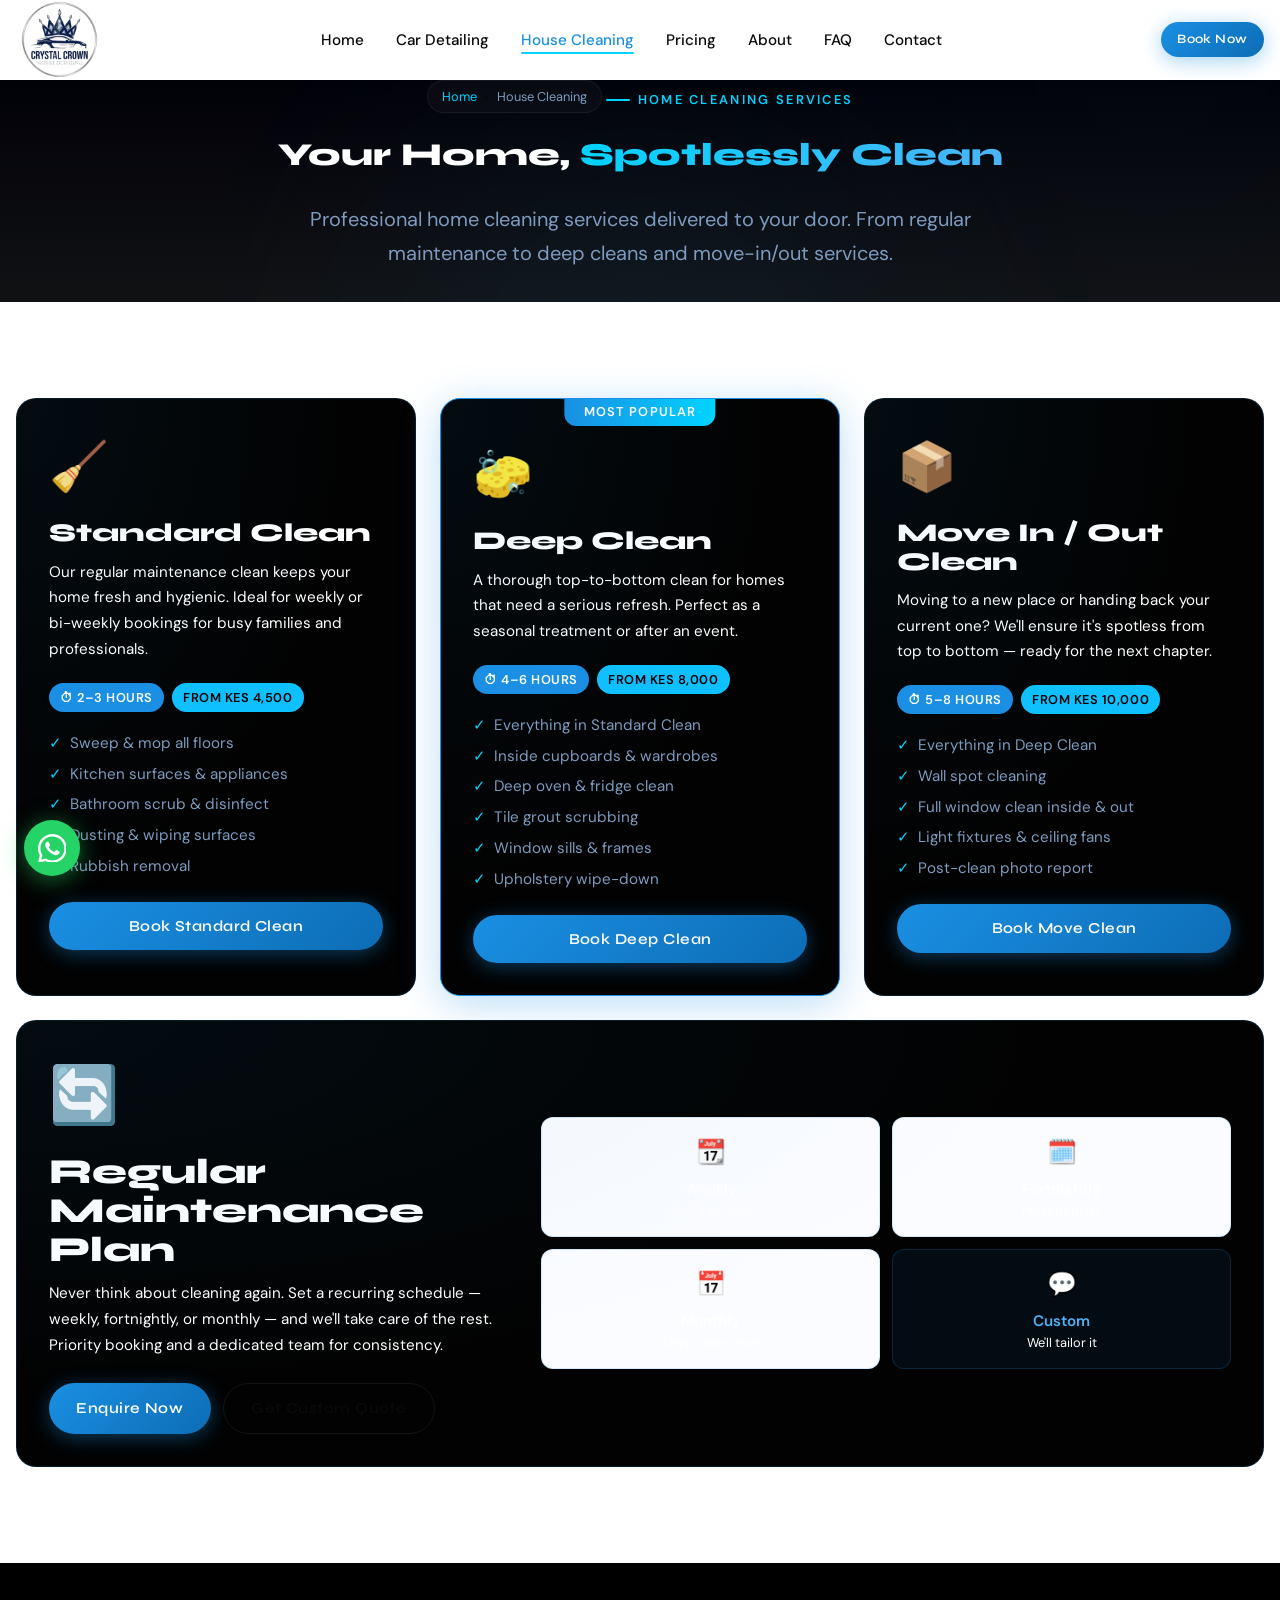
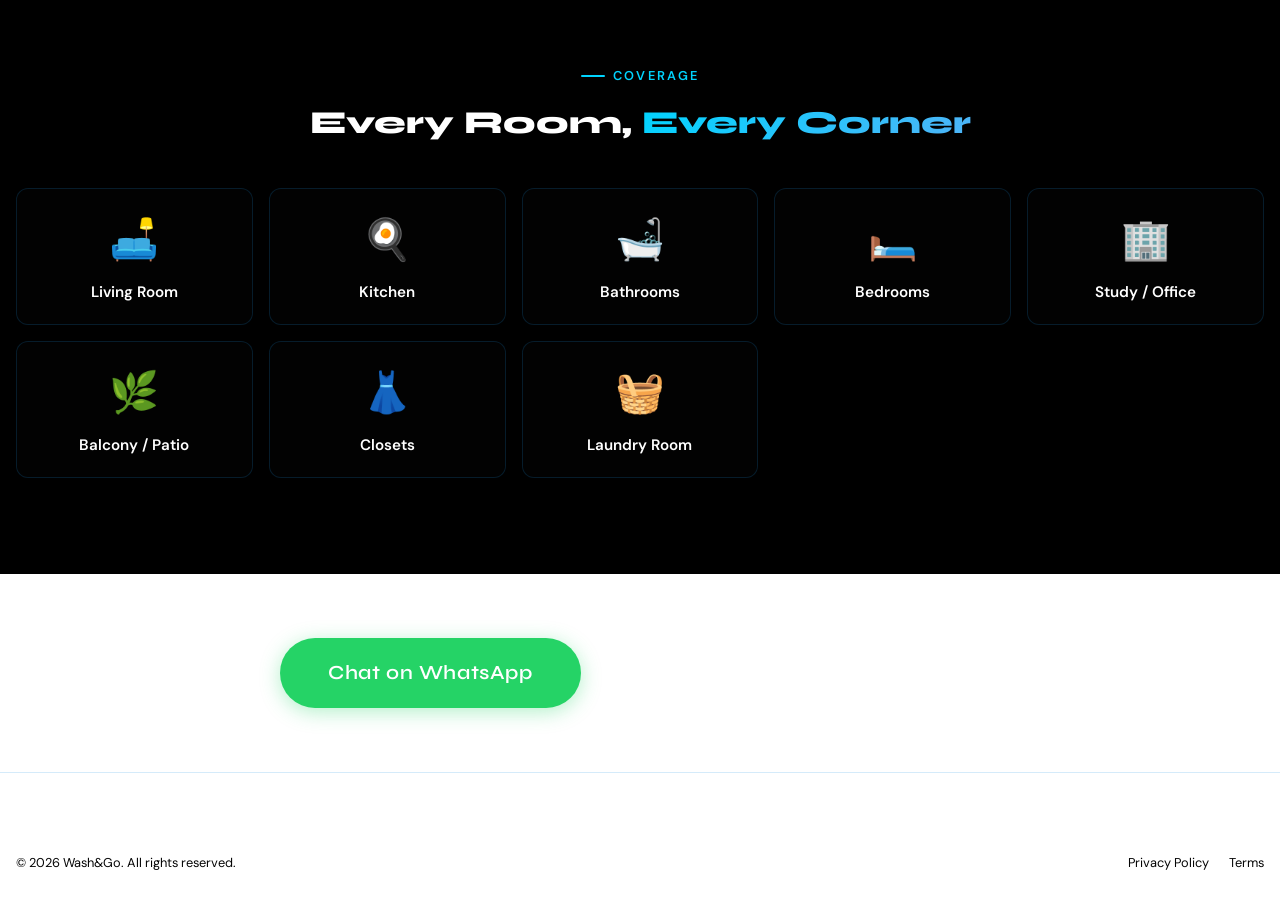
<file: house-cleaning.html>
<!DOCTYPE html>
<html lang="en">
<head>
  <meta charset="UTF-8" /><meta name="viewport" content="width=device-width, initial-scale=1.0" />
  <meta name="description" content="Professional mobile house cleaning services by Wash&Go. Standard, deep, move-in/out, and regular maintenance packages." />
  <title>House Cleaning Services | Wash&Go</title>
  <link rel="stylesheet" href="globals.css" />
  <style>
    .room-grid { display: grid; grid-template-columns: repeat(auto-fit, minmax(min(100%, 14rem), 1fr)); gap: var(--space-4); }
    .room-card { background: var(--clr-surface); border: 1px solid var(--clr-border); border-radius: var(--radius-md); padding: var(--space-5); text-align: center; transition: transform var(--dur-base) var(--ease-out), border-color var(--dur-base); }
    .room-card:hover { transform: translateY(-4px); border-color: rgba(26,143,227,0.3); }
    .room-card__icon { font-size: 2.5rem; margin-bottom: var(--space-3); }
    .room-card__name { font-weight: var(--fw-semi); color: var(--clr-white); font-size: var(--fs-sm); }
  </style>
</head>
<body>
<div class="page-loader" aria-hidden="true"><div class="loader-spinner"></div></div>
<header class="nav" role="banner">
  <div class="container">
    <nav class="nav__inner">
   <a href="index.html" class="nav__logo" aria-label="Wash&Go Home">
  <img src="Public/Assets/logo2.png" alt="Wash&Go Logo" class="nav__logo-img">
</a>
      <ul class="nav__links" role="list">
        <li><a href="index.html" class="nav__link">Home</a></li>
        <li><a href="services.html" class="nav__link">Car Detailing</a></li>
        <li><a href="house-cleaning.html" class="nav__link is-active">House Cleaning</a></li>
        <li><a href="pricing.html" class="nav__link">Pricing</a></li>
        <li><a href="about.html" class="nav__link">About</a></li>
        <li><a href="faq.html" class="nav__link">FAQ</a></li>
        <li><a href="contact.html" class="nav__link">Contact</a></li>
      </ul>
      <div class="nav__cta"><a href="booking.html" class="btn btn--primary btn--sm">Book Now</a></div>
      <button class="nav__toggle" aria-label="Toggle menu" aria-expanded="false" aria-controls="mobile-menu"><span></span><span></span><span></span></button>
    </nav>
  </div>
  <nav class="nav__mobile-menu" id="mobile-menu">
    <a href="index.html" class="nav__mobile-link">Home</a>
    <a href="services.html" class="nav__mobile-link">Car Detailing</a>
    <a href="house-cleaning.html" class="nav__mobile-link">House Cleaning</a>
    <a href="pricing.html" class="nav__mobile-link">Pricing</a>
    <a href="about.html" class="nav__mobile-link">About</a>
    <a href="faq.html" class="nav__mobile-link">FAQ</a>
    <a href="contact.html" class="nav__mobile-link">Contact</a>
    <div style="padding-top:var(--space-6)"><a href="booking.html" class="btn btn--primary btn--lg">Book Now</a></div>
  </nav>
</header>

<main>
  <section class="page-hero">
    <div class="container">
      <nav class="page-hero__breadcrumb" aria-label="Breadcrumb">
        <a href="index.html">Home</a><span class="page-hero__breadcrumb-sep">›</span>
        <span aria-current="page">House Cleaning</span>
      </nav>
      <div class="section-label reveal" style="justify-content:center">Home Cleaning Services</div>
      <h1 class="section-title reveal delay-100" style="text-align:center">Your Home, <span>Spotlessly Clean</span></h1>
      <p class="section-subtitle reveal delay-200" style="margin-inline:auto;text-align:center">Professional home cleaning services delivered to your door. From regular maintenance to deep cleans and move-in/out services.</p>
      <div style="display:flex;justify-content:center;gap:var(--space-4);margin-top:var(--space-8)" class="reveal delay-300">
     

      </div>
    </div>
  </section>

  <!-- Services Grid -->
  <section class="section">
    <div class="container">
      <div style="display:grid;grid-template-columns:repeat(auto-fit, minmax(min(100%, 22rem), 1fr));gap:var(--space-6)">
        <article class="card reveal">
          <div style="font-size:3rem;margin-bottom:var(--space-4)">🧹</div>
          <h2 style="font-size:var(--fs-lg);font-weight:var(--fw-black);margin-bottom:var(--space-3)">Standard Clean</h2>
          <p style="color:var(--clr-text-muted);font-size:var(--fs-sm);line-height:var(--lh-loose);margin-bottom:var(--space-5)">Our regular maintenance clean keeps your home fresh and hygienic. Ideal for weekly or bi-weekly bookings for busy families and professionals.</p>
          <div style="display:flex;flex-wrap:wrap;gap:var(--space-2);margin-bottom:var(--space-5)">
            <span class="badge badge--primary">⏱ 2–3 hours</span>
            <span class="badge badge--accent">From KES 4,500</span>
          </div>
          <ul style="display:flex;flex-direction:column;gap:var(--space-2);font-size:var(--fs-sm);color:var(--clr-text-muted);margin-bottom:var(--space-6)" role="list">
            <li style="display:flex;align-items:center;gap:var(--space-2)"><span style="color:var(--clr-accent)">✓</span>Sweep &amp; mop all floors</li>
            <li style="display:flex;align-items:center;gap:var(--space-2)"><span style="color:var(--clr-accent)">✓</span>Kitchen surfaces &amp; appliances</li>
            <li style="display:flex;align-items:center;gap:var(--space-2)"><span style="color:var(--clr-accent)">✓</span>Bathroom scrub &amp; disinfect</li>
            <li style="display:flex;align-items:center;gap:var(--space-2)"><span style="color:var(--clr-accent)">✓</span>Dusting &amp; wiping surfaces</li>
            <li style="display:flex;align-items:center;gap:var(--space-2)"><span style="color:var(--clr-accent)">✓</span>Rubbish removal</li>
          </ul>
          <a href="booking.html?service=standard-clean" class="btn btn--primary" style="width:100%">Book Standard Clean</a>
        </article>

        <article class="card reveal delay-100" style="border-color:var(--clr-primary);box-shadow:var(--shadow-blue);position:relative">
          <div style="position:absolute;top:-1px;left:50%;transform:translateX(-50%);background:linear-gradient(90deg,var(--clr-primary),var(--clr-accent));color:white;font-size:var(--fs-xs);font-weight:var(--fw-semi);padding:var(--space-1) var(--space-5);border-radius:0 0 var(--radius-md) var(--radius-md);white-space:nowrap;letter-spacing:0.08em;text-transform:uppercase">Most Popular</div>
          <div style="font-size:3rem;margin-bottom:var(--space-4);margin-top:var(--space-2)">🧽</div>
          <h2 style="font-size:var(--fs-lg);font-weight:var(--fw-black);margin-bottom:var(--space-3)">Deep Clean</h2>
          <p style="color:var(--clr-text-muted);font-size:var(--fs-sm);line-height:var(--lh-loose);margin-bottom:var(--space-5)">A thorough top-to-bottom clean for homes that need a serious refresh. Perfect as a seasonal treatment or after an event.</p>
          <div style="display:flex;flex-wrap:wrap;gap:var(--space-2);margin-bottom:var(--space-5)">
            <span class="badge badge--primary">⏱ 4–6 hours</span>
            <span class="badge badge--accent">From KES 8,000</span>
          </div>
          <ul style="display:flex;flex-direction:column;gap:var(--space-2);font-size:var(--fs-sm);color:var(--clr-text-muted);margin-bottom:var(--space-6)" role="list">
            <li style="display:flex;align-items:center;gap:var(--space-2)"><span style="color:var(--clr-accent)">✓</span>Everything in Standard Clean</li>
            <li style="display:flex;align-items:center;gap:var(--space-2)"><span style="color:var(--clr-accent)">✓</span>Inside cupboards &amp; wardrobes</li>
            <li style="display:flex;align-items:center;gap:var(--space-2)"><span style="color:var(--clr-accent)">✓</span>Deep oven &amp; fridge clean</li>
            <li style="display:flex;align-items:center;gap:var(--space-2)"><span style="color:var(--clr-accent)">✓</span>Tile grout scrubbing</li>
            <li style="display:flex;align-items:center;gap:var(--space-2)"><span style="color:var(--clr-accent)">✓</span>Window sills &amp; frames</li>
            <li style="display:flex;align-items:center;gap:var(--space-2)"><span style="color:var(--clr-accent)">✓</span>Upholstery wipe-down</li>
          </ul>
          <a href="booking.html?service=deep-clean" class="btn btn--primary" style="width:100%">Book Deep Clean</a>
        </article>

        <article class="card reveal delay-200">
          <div style="font-size:3rem;margin-bottom:var(--space-4)">📦</div>
          <h2 style="font-size:var(--fs-lg);font-weight:var(--fw-black);margin-bottom:var(--space-3)">Move In / Out Clean</h2>
          <p style="color:var(--clr-text-muted);font-size:var(--fs-sm);line-height:var(--lh-loose);margin-bottom:var(--space-5)">Moving to a new place or handing back your current one? We'll ensure it's spotless from top to bottom — ready for the next chapter.</p>
          <div style="display:flex;flex-wrap:wrap;gap:var(--space-2);margin-bottom:var(--space-5)">
            <span class="badge badge--primary">⏱ 5–8 hours</span>
            <span class="badge badge--accent">From KES 10,000</span>
          </div>
          <ul style="display:flex;flex-direction:column;gap:var(--space-2);font-size:var(--fs-sm);color:var(--clr-text-muted);margin-bottom:var(--space-6)" role="list">
            <li style="display:flex;align-items:center;gap:var(--space-2)"><span style="color:var(--clr-accent)">✓</span>Everything in Deep Clean</li>
            <li style="display:flex;align-items:center;gap:var(--space-2)"><span style="color:var(--clr-accent)">✓</span>Wall spot cleaning</li>
            <li style="display:flex;align-items:center;gap:var(--space-2)"><span style="color:var(--clr-accent)">✓</span>Full window clean inside &amp; out</li>
            <li style="display:flex;align-items:center;gap:var(--space-2)"><span style="color:var(--clr-accent)">✓</span>Light fixtures &amp; ceiling fans</li>
            <li style="display:flex;align-items:center;gap:var(--space-2)"><span style="color:var(--clr-accent)">✓</span>Post-clean photo report</li>
          </ul>
          <a href="booking.html?service=move-in-out" class="btn btn--primary" style="width:100%">Book Move Clean</a>
        </article>

        <article class="card reveal" style="grid-column: 1 / -1; display: grid; grid-template-columns: 1fr 1.5fr; gap: var(--space-8); align-items: center">
          <div>
            <div style="font-size:3.5rem;margin-bottom:var(--space-4)">🔄</div>
            <h2 style="font-size:var(--fs-xl);font-weight:var(--fw-black);margin-bottom:var(--space-3)">Regular Maintenance Plan</h2>
            <p style="color:var(--clr-text-muted);font-size:var(--fs-sm);line-height:var(--lh-loose)">Never think about cleaning again. Set a recurring schedule — weekly, fortnightly, or monthly — and we'll take care of the rest. Priority booking and a dedicated team for consistency.</p>
            <div style="display:flex;gap:var(--space-3);margin-top:var(--space-6);flex-wrap:wrap">
              <a href="booking.html?service=regular-maintenance" class="btn btn--primary">Enquire Now</a>
              <a href="contact.html" class="btn btn--ghost">Get Custom Quote</a>
            </div>
          </div>
          <div style="display:grid;grid-template-columns:1fr 1fr;gap:var(--space-3)">
            <div style="background:var(--clr-bg-3);border:1px solid var(--clr-border);border-radius:var(--radius-md);padding:var(--space-4);text-align:center">
              <div style="font-size:1.5rem;margin-bottom:var(--space-2)">📆</div>
              <div style="font-size:var(--fs-sm);font-weight:var(--fw-semi);color:var(--clr-white)">Weekly</div>
              <div style="font-size:var(--fs-xs);color:var(--clr-text-muted)">Best freshness</div>
            </div>
            <div style="background:var(--clr-bg-3);border:1px solid var(--clr-border);border-radius:var(--radius-md);padding:var(--space-4);text-align:center">
              <div style="font-size:1.5rem;margin-bottom:var(--space-2)">🗓️</div>
              <div style="font-size:var(--fs-sm);font-weight:var(--fw-semi);color:var(--clr-white)">Fortnightly</div>
              <div style="font-size:var(--fs-xs);color:var(--clr-text-muted)">Most popular</div>
            </div>
            <div style="background:var(--clr-bg-3);border:1px solid var(--clr-border);border-radius:var(--radius-md);padding:var(--space-4);text-align:center">
              <div style="font-size:1.5rem;margin-bottom:var(--space-2)">📅</div>
              <div style="font-size:var(--fs-sm);font-weight:var(--fw-semi);color:var(--clr-white)">Monthly</div>
              <div style="font-size:var(--fs-xs);color:var(--clr-text-muted)">Deep clean level</div>
            </div>
            <div style="background:rgba(26,143,227,0.08);border:1px solid rgba(26,143,227,0.2);border-radius:var(--radius-md);padding:var(--space-4);text-align:center">
              <div style="font-size:1.5rem;margin-bottom:var(--space-2)">💬</div>
              <div style="font-size:var(--fs-sm);font-weight:var(--fw-semi);color:var(--clr-primary-light)">Custom</div>
              <div style="font-size:var(--fs-xs);color:var(--clr-text-muted)">We'll tailor it</div>
            </div>
          </div>
        </article>
      </div>
    </div>
  </section>

  <!-- Rooms we clean -->
  <section class="section" style="background:var(--clr-bg-2)">
    <div class="container">
      <div class="section-intro text-center">
        <div class="section-label reveal" style="justify-content:center">Coverage</div>
        <h2 class="section-title reveal delay-100" style="text-align:center">Every Room, <span>Every Corner</span></h2>
      </div>
      <div class="room-grid reveal delay-200">
        <div class="room-card"><div class="room-card__icon">🛋️</div><div class="room-card__name">Living Room</div></div>
        <div class="room-card"><div class="room-card__icon">🍳</div><div class="room-card__name">Kitchen</div></div>
        <div class="room-card"><div class="room-card__icon">🛁</div><div class="room-card__name">Bathrooms</div></div>
        <div class="room-card"><div class="room-card__icon">🛏️</div><div class="room-card__name">Bedrooms</div></div>
        <div class="room-card"><div class="room-card__icon">🏢</div><div class="room-card__name">Study / Office</div></div>
        <div class="room-card"><div class="room-card__icon">🌿</div><div class="room-card__name">Balcony / Patio</div></div>
        <div class="room-card"><div class="room-card__icon">👗</div><div class="room-card__name">Closets</div></div>
        <div class="room-card"><div class="room-card__icon">🧺</div><div class="room-card__name">Laundry Room</div></div>
      </div>
    </div>
  </section>

  <!-- CTA -->
  <section class="section--sm">
    <div class="container container--narrow">
      <div class="cta-banner reveal">
       
         
          <a href="#" class="btn btn--whatsapp btn--lg" data-whatsapp="Hi! I'd like to book a home cleaning service">Chat on WhatsApp</a>
        </div>
      </div>
    </div>
  </section>
</main>

<footer class="footer" role="contentinfo">
  <div class="container">
    <div class="footer__bottom" style="padding-top:0;border-top:none">
      <p class="footer__copyright">© <span id="year"></span> Wash&Go. All rights reserved.</p>
      <div class="footer__legal-links">
        <a href="privacy.html" class="footer__legal-link">Privacy Policy</a>
        <a href="terms.html" class="footer__legal-link">Terms</a>
      </div>
    </div>
  </div>
</footer>
<a href="#" class="whatsapp-float" data-whatsapp="Hi! I'd like to book a house cleaning" aria-label="WhatsApp">
  <svg viewBox="0 0 24 24"><path d="M17.472 14.382c-.297-.149-1.758-.867-2.03-.967-.273-.099-.471-.148-.67.15-.197.297-.767.966-.94 1.164-.173.199-.347.223-.644.075-.297-.15-1.255-.463-2.39-1.475-.883-.788-1.48-1.761-1.653-2.059-.173-.297-.018-.458.13-.606.134-.133.298-.347.446-.52.149-.174.198-.298.298-.497.099-.198.05-.371-.025-.52-.075-.149-.669-1.612-.916-2.207-.242-.579-.487-.5-.669-.51-.173-.008-.371-.01-.57-.01-.198 0-.52.074-.792.372-.272.297-1.04 1.016-1.04 2.479 0 1.462 1.065 2.875 1.213 3.074.149.198 2.096 3.2 5.077 4.487.709.306 1.262.489 1.694.625.712.227 1.36.195 1.871.118.571-.085 1.758-.719 2.006-1.413.248-.694.248-1.289.173-1.413-.074-.124-.272-.198-.57-.347z" fill="white"/><path d="M12 0C5.373 0 0 5.373 0 12c0 2.09.539 4.09 1.482 5.832L0 24l6.344-1.449A11.952 11.952 0 0012 24c6.627 0 12-5.373 12-12S18.627 0 12 0zm0 22c-1.846 0-3.594-.476-5.12-1.31l-.366-.216-3.766.861.913-3.655-.241-.378A9.956 9.956 0 012 12C2 6.477 6.477 2 12 2s10 4.477 10 10-4.477 10-10 10z" fill="white"/></svg>
</a>
<script>document.getElementById('year').textContent = new Date().getFullYear();</script>
<script src="globals.js"></script>
</body>
</html>
</file>
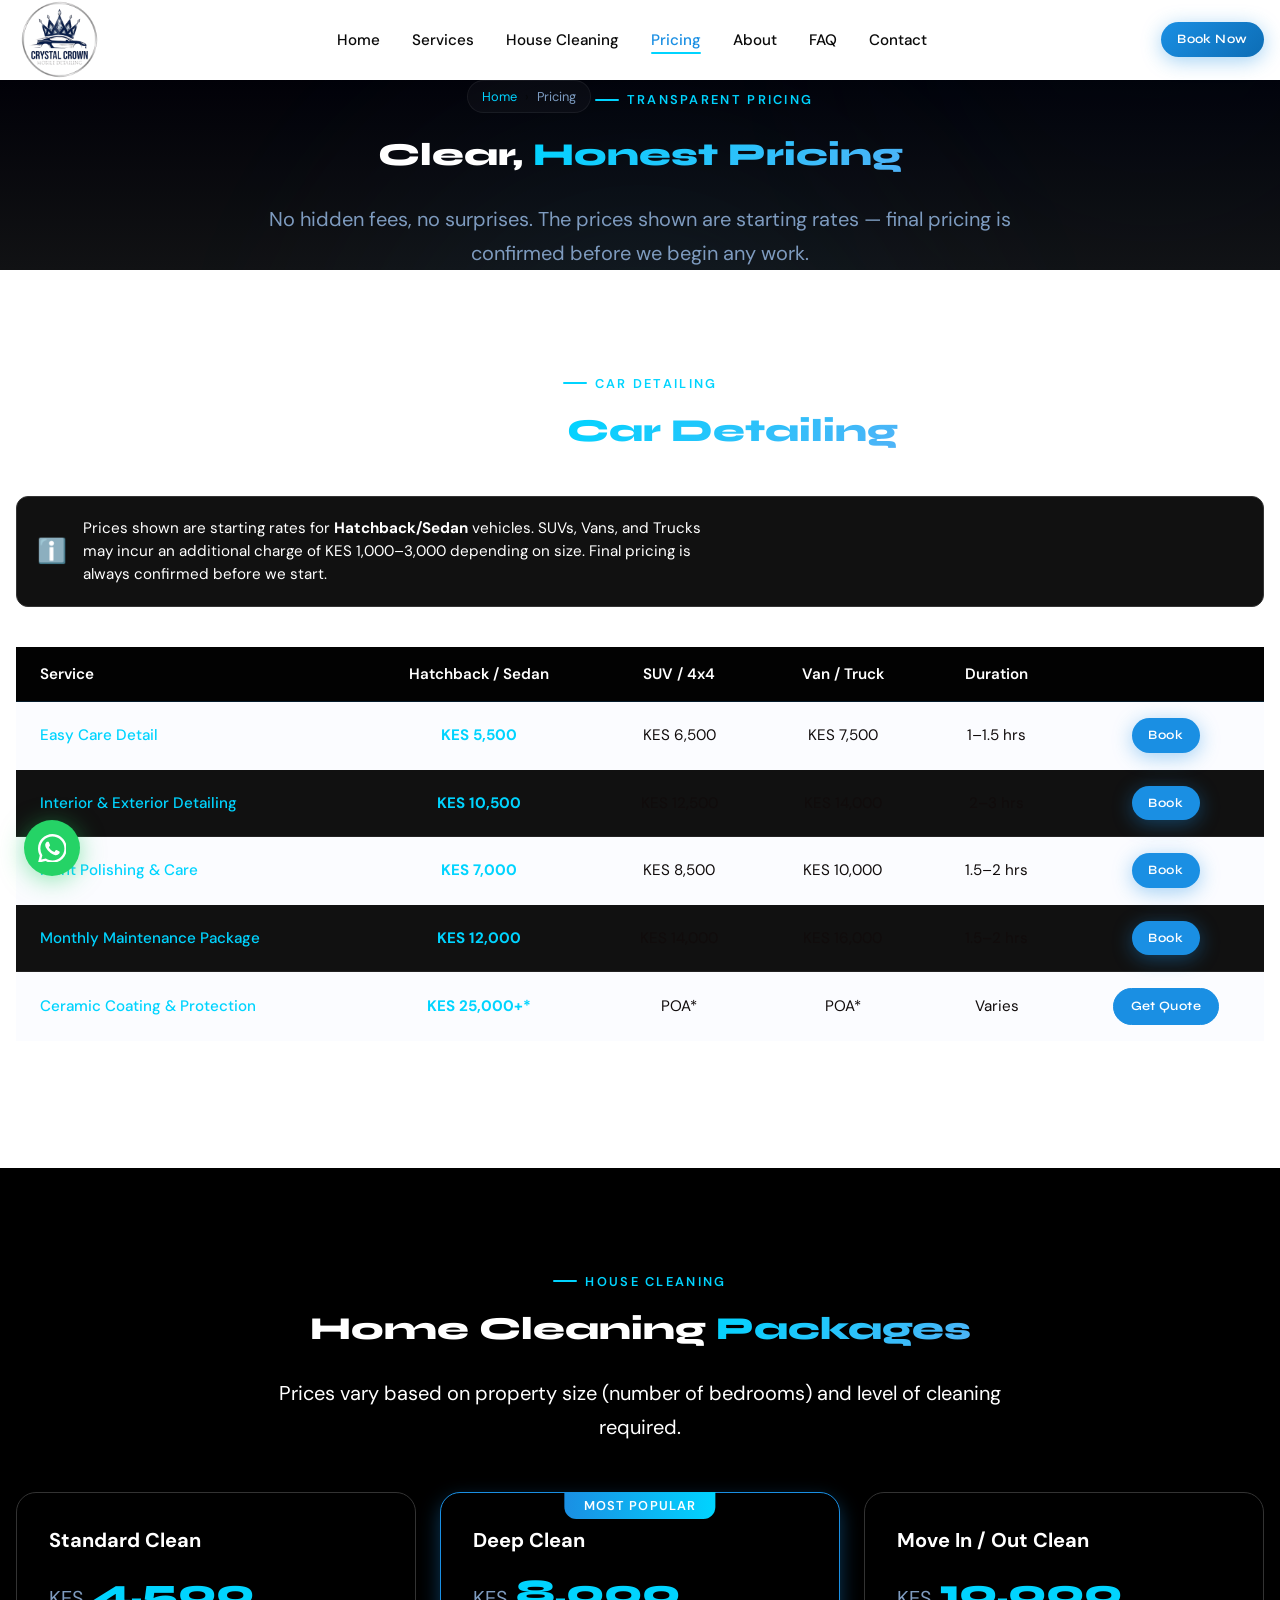
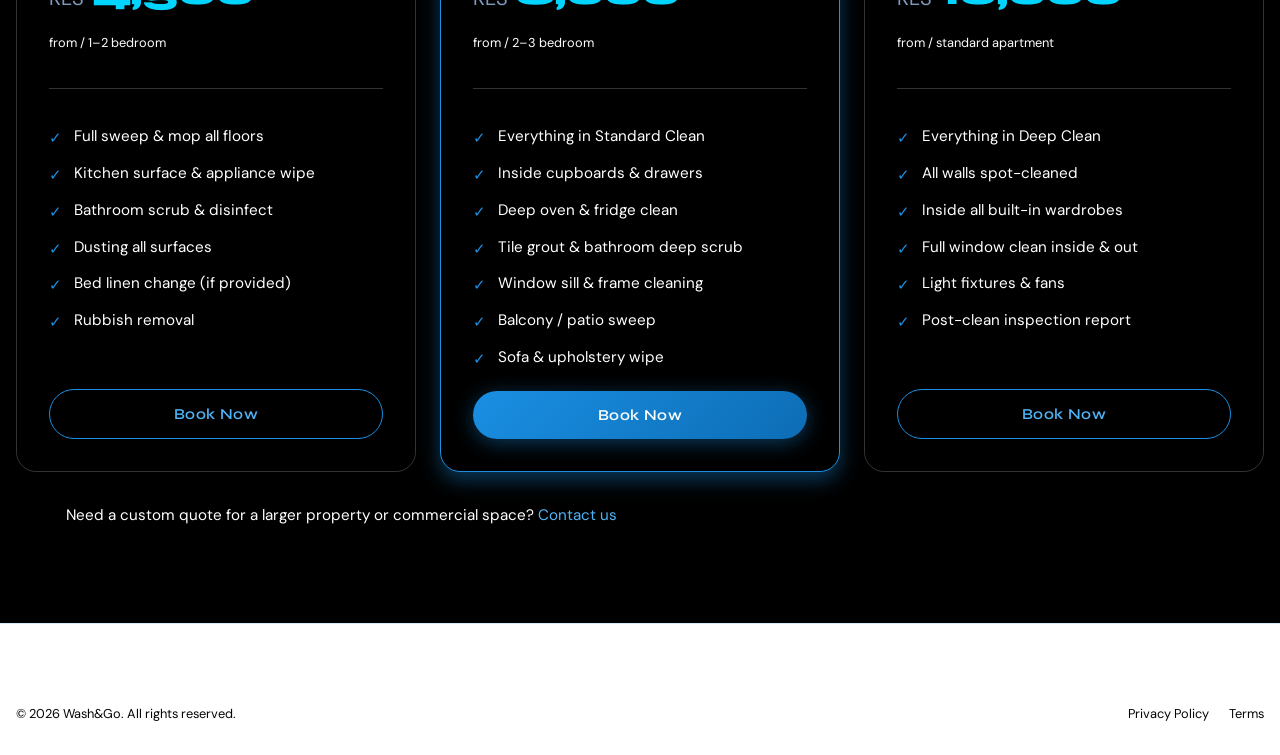
<file: pricing.html>
<!DOCTYPE html>
<html lang="en">
<head>
  <meta charset="UTF-8" /><meta name="viewport" content="width=device-width, initial-scale=1.0" />
  <meta name="description" content="Transparent pricing for all Wash&Go mobile car detailing and house cleaning services. No hidden fees." />
  <title>Pricing | Wash&Go</title>
  <link rel="stylesheet" href="globals.css" />
</head>
<body>
<div class="page-loader" aria-hidden="true"><div class="loader-spinner"></div></div>
<header class="nav" role="banner">
  <div class="container">
    <nav class="nav__inner">
       <a href="index.html" class="nav__logo" aria-label="Wash&Go Home">
  <img src="Public/Assets/logo2.png" alt="Wash&Go Logo" class="nav__logo-img">
</a>
      <ul class="nav__links" role="list">
        <li><a href="index.html" class="nav__link">Home</a></li>
        <li><a href="services.html" class="nav__link">Services</a></li>
        <li><a href="house-cleaning.html" class="nav__link">House Cleaning</a></li>
        <li><a href="pricing.html" class="nav__link is-active">Pricing</a></li>
        <li><a href="about.html" class="nav__link">About</a></li>
        <li><a href="faq.html" class="nav__link">FAQ</a></li>
        <li><a href="contact.html" class="nav__link">Contact</a></li>
      </ul>
      <div class="nav__cta"><a href="booking.html" class="btn btn--primary btn--sm">Book Now</a></div>
      <button class="nav__toggle" aria-label="Toggle menu" aria-expanded="false" aria-controls="mobile-menu"><span></span><span></span><span></span></button>
    </nav>
  </div>
  <nav class="nav__mobile-menu" id="mobile-menu">
    <a href="index.html" class="nav__mobile-link">Home</a>
    <a href="services.html" class="nav__mobile-link">Car Detailing</a>
    <a href="house-cleaning.html" class="nav__mobile-link">House Cleaning</a>
    <a href="pricing.html" class="nav__mobile-link">Pricing</a>
    <a href="about.html" class="nav__mobile-link">About</a>
    <a href="faq.html" class="nav__mobile-link">FAQ</a>
    <a href="contact.html" class="nav__mobile-link">Contact</a>
    <div style="padding-top:var(--space-6)"><a href="booking.html" class="btn btn--primary btn--lg">Book Now</a></div>
  </nav>
</header>

<main>
  <section class="page-hero">
    <div class="container">
      <nav class="page-hero__breadcrumb" aria-label="Breadcrumb">
        <a href="index.html">Home</a><span class="page-hero__breadcrumb-sep">›</span>
        <span aria-current="page">Pricing</span>
      </nav>
      <div class="section-label reveal" style="justify-content:center">Transparent Pricing</div>
      <h1 class="section-title reveal delay-100" style="text-align:center">Clear, <span>Honest Pricing</span></h1>
      <p class="section-subtitle reveal delay-200" style="margin-inline:auto;text-align:center">No hidden fees, no surprises. The prices shown are starting rates — final pricing is confirmed before we begin any work.</p>
    </div>
  </section>

  <!-- Car Detailing Pricing -->
  <section class="section">
    <div class="container">
      <div class="text-center" style="margin-bottom:var(--space-12)">
        <div class="section-label reveal">Car Detailing</div>
        <h2 class="section-title reveal delay-100">Mobile <span>Car Detailing</span></h2>
      </div>

      <!-- Vehicle type note -->
      <div style="background:var(--clr-surface);border:1px solid var(--clr-border);border-radius:var(--radius-md);padding:var(--space-5);margin-bottom:var(--space-10);display:flex;align-items:center;gap:var(--space-4)" class="reveal">
        <span style="font-size:1.5rem;flex-shrink:0">ℹ️</span>
        <p style="font-size:var(--fs-sm);color:var(--clr-text-muted)">Prices shown are starting rates for <strong style="color:var(--clr-white)">Hatchback/Sedan</strong> vehicles. SUVs, Vans, and Trucks may incur an additional charge of KES 1,000–3,000 depending on size. Final pricing is always confirmed before we start.</p>
      </div>

      <!-- Pricing table -->
      <div style="overflow-x:auto" class="reveal delay-100">
        <table style="width:100%;border-collapse:separate;border-spacing:0;font-size:var(--fs-sm)">
          <thead>
            <tr style="background:var(--clr-surface);border-radius:var(--radius-md)">
              <th style="padding:var(--space-4) var(--space-6);text-align:left;color:var(--clr-text-muted);font-weight:var(--fw-semi);border-bottom:1px solid var(--clr-border)">Service</th>
              <th style="padding:var(--space-4) var(--space-6);text-align:center;color:var(--clr-text-muted);font-weight:var(--fw-semi);border-bottom:1px solid var(--clr-border)">Hatchback / Sedan</th>
              <th style="padding:var(--space-4) var(--space-6);text-align:center;color:var(--clr-text-muted);font-weight:var(--fw-semi);border-bottom:1px solid var(--clr-border)">SUV / 4x4</th>
              <th style="padding:var(--space-4) var(--space-6);text-align:center;color:var(--clr-text-muted);font-weight:var(--fw-semi);border-bottom:1px solid var(--clr-border)">Van / Truck</th>
              <th style="padding:var(--space-4) var(--space-6);text-align:center;color:var(--clr-text-muted);font-weight:var(--fw-semi);border-bottom:1px solid var(--clr-border)">Duration</th>
              <th style="padding:var(--space-4) var(--space-6);text-align:center;border-bottom:1px solid var(--clr-border)"></th>
            </tr>
          </thead>
          <tbody>
            <tr style="background:var(--clr-bg-3)">
              <td style="padding:var(--space-4) var(--space-6);color:var(--clr-white);font-weight:var(--fw-medium);border-bottom:1px solid var(--clr-border-light)">Easy Care Detail</td>
              <td style="padding:var(--space-4) var(--space-6);text-align:center;color:var(--clr-accent);font-weight:var(--fw-bold);border-bottom:1px solid var(--clr-border-light)">KES 5,500</td>
              <td style="padding:var(--space-4) var(--space-6);text-align:center;color:var(--clr-text-muted);border-bottom:1px solid var(--clr-border-light)">KES 6,500</td>
              <td style="padding:var(--space-4) var(--space-6);text-align:center;color:var(--clr-text-muted);border-bottom:1px solid var(--clr-border-light)">KES 7,500</td>
              <td style="padding:var(--space-4) var(--space-6);text-align:center;color:var(--clr-text-muted);border-bottom:1px solid var(--clr-border-light)">1–1.5 hrs</td>
              <td style="padding:var(--space-4) var(--space-6);text-align:center;border-bottom:1px solid var(--clr-border-light)"><a href="booking.html?service=easy-care" class="btn btn--primary btn--sm">Book</a></td>
            </tr>
            <tr>
              <td style="padding:var(--space-4) var(--space-6);color:var(--clr-white);font-weight:var(--fw-medium);border-bottom:1px solid var(--clr-border-light)">Interior & Exterior Detailing</td>
              <td style="padding:var(--space-4) var(--space-6);text-align:center;color:var(--clr-accent);font-weight:var(--fw-bold);border-bottom:1px solid var(--clr-border-light)">KES 10,500</td>
              <td style="padding:var(--space-4) var(--space-6);text-align:center;color:var(--clr-text-muted);border-bottom:1px solid var(--clr-border-light)">KES 12,500</td>
              <td style="padding:var(--space-4) var(--space-6);text-align:center;color:var(--clr-text-muted);border-bottom:1px solid var(--clr-border-light)">KES 14,000</td>
              <td style="padding:var(--space-4) var(--space-6);text-align:center;color:var(--clr-text-muted);border-bottom:1px solid var(--clr-border-light)">2–3 hrs</td>
              <td style="padding:var(--space-4) var(--space-6);text-align:center;border-bottom:1px solid var(--clr-border-light)"><a href="booking.html?service=interior-exterior" class="btn btn--primary btn--sm">Book</a></td>
            </tr>
            <tr style="background:var(--clr-bg-3)">
              <td style="padding:var(--space-4) var(--space-6);color:var(--clr-white);font-weight:var(--fw-medium);border-bottom:1px solid var(--clr-border-light)">Paint Polishing & Care</td>
              <td style="padding:var(--space-4) var(--space-6);text-align:center;color:var(--clr-accent);font-weight:var(--fw-bold);border-bottom:1px solid var(--clr-border-light)">KES 7,000</td>
              <td style="padding:var(--space-4) var(--space-6);text-align:center;color:var(--clr-text-muted);border-bottom:1px solid var(--clr-border-light)">KES 8,500</td>
              <td style="padding:var(--space-4) var(--space-6);text-align:center;color:var(--clr-text-muted);border-bottom:1px solid var(--clr-border-light)">KES 10,000</td>
              <td style="padding:var(--space-4) var(--space-6);text-align:center;color:var(--clr-text-muted);border-bottom:1px solid var(--clr-border-light)">1.5–2 hrs</td>
              <td style="padding:var(--space-4) var(--space-6);text-align:center;border-bottom:1px solid var(--clr-border-light)"><a href="booking.html?service=paint-polish" class="btn btn--primary btn--sm">Book</a></td>
            </tr>
            <tr>
              <td style="padding:var(--space-4) var(--space-6);color:var(--clr-white);font-weight:var(--fw-medium);border-bottom:1px solid var(--clr-border-light)">Monthly Maintenance Package</td>
              <td style="padding:var(--space-4) var(--space-6);text-align:center;color:var(--clr-accent);font-weight:var(--fw-bold);border-bottom:1px solid var(--clr-border-light)">KES 12,000</td>
              <td style="padding:var(--space-4) var(--space-6);text-align:center;color:var(--clr-text-muted);border-bottom:1px solid var(--clr-border-light)">KES 14,000</td>
              <td style="padding:var(--space-4) var(--space-6);text-align:center;color:var(--clr-text-muted);border-bottom:1px solid var(--clr-border-light)">KES 16,000</td>
              <td style="padding:var(--space-4) var(--space-6);text-align:center;color:var(--clr-text-muted);border-bottom:1px solid var(--clr-border-light)">1.5–2 hrs</td>
              <td style="padding:var(--space-4) var(--space-6);text-align:center;border-bottom:1px solid var(--clr-border-light)"><a href="booking.html?service=monthly" class="btn btn--primary btn--sm">Book</a></td>
            </tr>
            <tr style="background:var(--clr-bg-3)">
              <td style="padding:var(--space-4) var(--space-6);color:var(--clr-white);font-weight:var(--fw-medium)">Ceramic Coating & Protection</td>
              <td style="padding:var(--space-4) var(--space-6);text-align:center;color:var(--clr-accent);font-weight:var(--fw-bold)">KES 25,000+*</td>
              <td style="padding:var(--space-4) var(--space-6);text-align:center;color:var(--clr-text-muted)">POA*</td>
              <td style="padding:var(--space-4) var(--space-6);text-align:center;color:var(--clr-text-muted)">POA*</td>
              <td style="padding:var(--space-4) var(--space-6);text-align:center;color:var(--clr-text-muted)">Varies</td>
              <td style="padding:var(--space-4) var(--space-6);text-align:center;"><a href="contact.html" class="btn btn--outline btn--sm">Get Quote</a></td>
            </tr>
          </tbody>
        </table>
      </div>
      <p style="font-size:var(--fs-xs);color:var(--clr-text-faint);margin-top:var(--space-3)">* POA = Price on Application. Final pricing confirmed after vehicle inspection.</p>
    </div>
  </section>

  <!-- House Cleaning Pricing -->
  <section class="section" style="background:var(--clr-bg-2)">
    <div class="container">
      <div class="text-center" style="margin-bottom:var(--space-12)">
        <div class="section-label reveal">House Cleaning</div>
        <h2 class="section-title reveal delay-100">Home Cleaning <span>Packages</span></h2>
        <p class="section-subtitle reveal delay-200" style="margin-inline:auto">Prices vary based on property size (number of bedrooms) and level of cleaning required.</p>
      </div>

      <div style="display:grid;grid-template-columns:repeat(auto-fit, minmax(min(100%, 18rem), 1fr));gap:var(--space-6)">

        <div class="pricing-card reveal">
          <div class="pricing-card__name">Standard Clean</div>
          <div class="pricing-card__price">
            <span class="pricing-card__currency">KES</span>
            <span class="pricing-card__amount">4,500</span>
          </div>
          <div style="font-size:var(--fs-xs);color:var(--clr-text-muted)">from / 1–2 bedroom</div>
          <div class="pricing-card__divider"></div>
          <ul class="pricing-card__features" role="list">
            <li class="pricing-card__feature"><span class="pricing-card__feature-icon">✓</span>Full sweep & mop all floors</li>
            <li class="pricing-card__feature"><span class="pricing-card__feature-icon">✓</span>Kitchen surface & appliance wipe</li>
            <li class="pricing-card__feature"><span class="pricing-card__feature-icon">✓</span>Bathroom scrub & disinfect</li>
            <li class="pricing-card__feature"><span class="pricing-card__feature-icon">✓</span>Dusting all surfaces</li>
            <li class="pricing-card__feature"><span class="pricing-card__feature-icon">✓</span>Bed linen change (if provided)</li>
            <li class="pricing-card__feature"><span class="pricing-card__feature-icon">✓</span>Rubbish removal</li>
          </ul>
          <a href="booking.html?service=standard-clean" class="btn btn--outline" style="width:100%">Book Now</a>
        </div>

        <div class="pricing-card pricing-card--popular reveal delay-200">
          <div class="pricing-card__popular-badge">Most Popular</div>
          <div class="pricing-card__name">Deep Clean</div>
          <div class="pricing-card__price">
            <span class="pricing-card__currency">KES</span>
            <span class="pricing-card__amount">8,000</span>
          </div>
          <div style="font-size:var(--fs-xs);color:var(--clr-text-muted)">from / 2–3 bedroom</div>
          <div class="pricing-card__divider"></div>
          <ul class="pricing-card__features" role="list">
            <li class="pricing-card__feature"><span class="pricing-card__feature-icon">✓</span>Everything in Standard Clean</li>
            <li class="pricing-card__feature"><span class="pricing-card__feature-icon">✓</span>Inside cupboards & drawers</li>
            <li class="pricing-card__feature"><span class="pricing-card__feature-icon">✓</span>Deep oven & fridge clean</li>
            <li class="pricing-card__feature"><span class="pricing-card__feature-icon">✓</span>Tile grout & bathroom deep scrub</li>
            <li class="pricing-card__feature"><span class="pricing-card__feature-icon">✓</span>Window sill & frame cleaning</li>
            <li class="pricing-card__feature"><span class="pricing-card__feature-icon">✓</span>Balcony / patio sweep</li>
            <li class="pricing-card__feature"><span class="pricing-card__feature-icon">✓</span>Sofa & upholstery wipe</li>
          </ul>
          <a href="booking.html?service=deep-clean" class="btn btn--primary" style="width:100%">Book Now</a>
        </div>

        <div class="pricing-card reveal delay-400">
          <div class="pricing-card__name">Move In / Out Clean</div>
          <div class="pricing-card__price">
            <span class="pricing-card__currency">KES</span>
            <span class="pricing-card__amount">10,000</span>
          </div>
          <div style="font-size:var(--fs-xs);color:var(--clr-text-muted)">from / standard apartment</div>
          <div class="pricing-card__divider"></div>
          <ul class="pricing-card__features" role="list">
            <li class="pricing-card__feature"><span class="pricing-card__feature-icon">✓</span>Everything in Deep Clean</li>
            <li class="pricing-card__feature"><span class="pricing-card__feature-icon">✓</span>All walls spot-cleaned</li>
            <li class="pricing-card__feature"><span class="pricing-card__feature-icon">✓</span>Inside all built-in wardrobes</li>
            <li class="pricing-card__feature"><span class="pricing-card__feature-icon">✓</span>Full window clean inside & out</li>
            <li class="pricing-card__feature"><span class="pricing-card__feature-icon">✓</span>Light fixtures & fans</li>
            <li class="pricing-card__feature"><span class="pricing-card__feature-icon">✓</span>Post-clean inspection report</li>
          </ul>
          <a href="booking.html?service=move-in-out" class="btn btn--outline" style="width:100%">Book Now</a>
        </div>

      </div>

      <div style="margin-top:var(--space-8);text-align:center">
        <p style="font-size:var(--fs-sm);color:var(--clr-text-muted)">Need a custom quote for a larger property or commercial space? <a href="contact.html" style="color:var(--clr-primary-light)">Contact us</a></p>
      </div>
    </div>
  </section>


</main>

<footer class="footer" role="contentinfo">
  <div class="container">
    <div class="footer__bottom" style="padding-top:0;border-top:none">
      <p class="footer__copyright">© <span id="year"></span> Wash&Go. All rights reserved.</p>
      <div class="footer__legal-links">
        <a href="privacy.html" class="footer__legal-link">Privacy Policy</a>
        <a href="terms.html" class="footer__legal-link">Terms</a>
      </div>
    </div>
  </div>
</footer>
<a href="#" class="whatsapp-float" data-whatsapp="Hi! I'd like to get a quote from Wash&Go" aria-label="WhatsApp">
  <svg viewBox="0 0 24 24"><path d="M17.472 14.382c-.297-.149-1.758-.867-2.03-.967-.273-.099-.471-.148-.67.15-.197.297-.767.966-.94 1.164-.173.199-.347.223-.644.075-.297-.15-1.255-.463-2.39-1.475-.883-.788-1.48-1.761-1.653-2.059-.173-.297-.018-.458.13-.606.134-.133.298-.347.446-.52.149-.174.198-.298.298-.497.099-.198.05-.371-.025-.52-.075-.149-.669-1.612-.916-2.207-.242-.579-.487-.5-.669-.51-.173-.008-.371-.01-.57-.01-.198 0-.52.074-.792.372-.272.297-1.04 1.016-1.04 2.479 0 1.462 1.065 2.875 1.213 3.074.149.198 2.096 3.2 5.077 4.487.709.306 1.262.489 1.694.625.712.227 1.36.195 1.871.118.571-.085 1.758-.719 2.006-1.413.248-.694.248-1.289.173-1.413-.074-.124-.272-.198-.57-.347z" fill="white"/><path d="M12 0C5.373 0 0 5.373 0 12c0 2.09.539 4.09 1.482 5.832L0 24l6.344-1.449A11.952 11.952 0 0012 24c6.627 0 12-5.373 12-12S18.627 0 12 0zm0 22c-1.846 0-3.594-.476-5.12-1.31l-.366-.216-3.766.861.913-3.655-.241-.378A9.956 9.956 0 012 12C2 6.477 6.477 2 12 2s10 4.477 10 10-4.477 10-10 10z" fill="white"/></svg>
</a>
<script>document.getElementById('year').textContent = new Date().getFullYear();</script>
<script src="globals.js"></script>
</body>
</html>
</file>
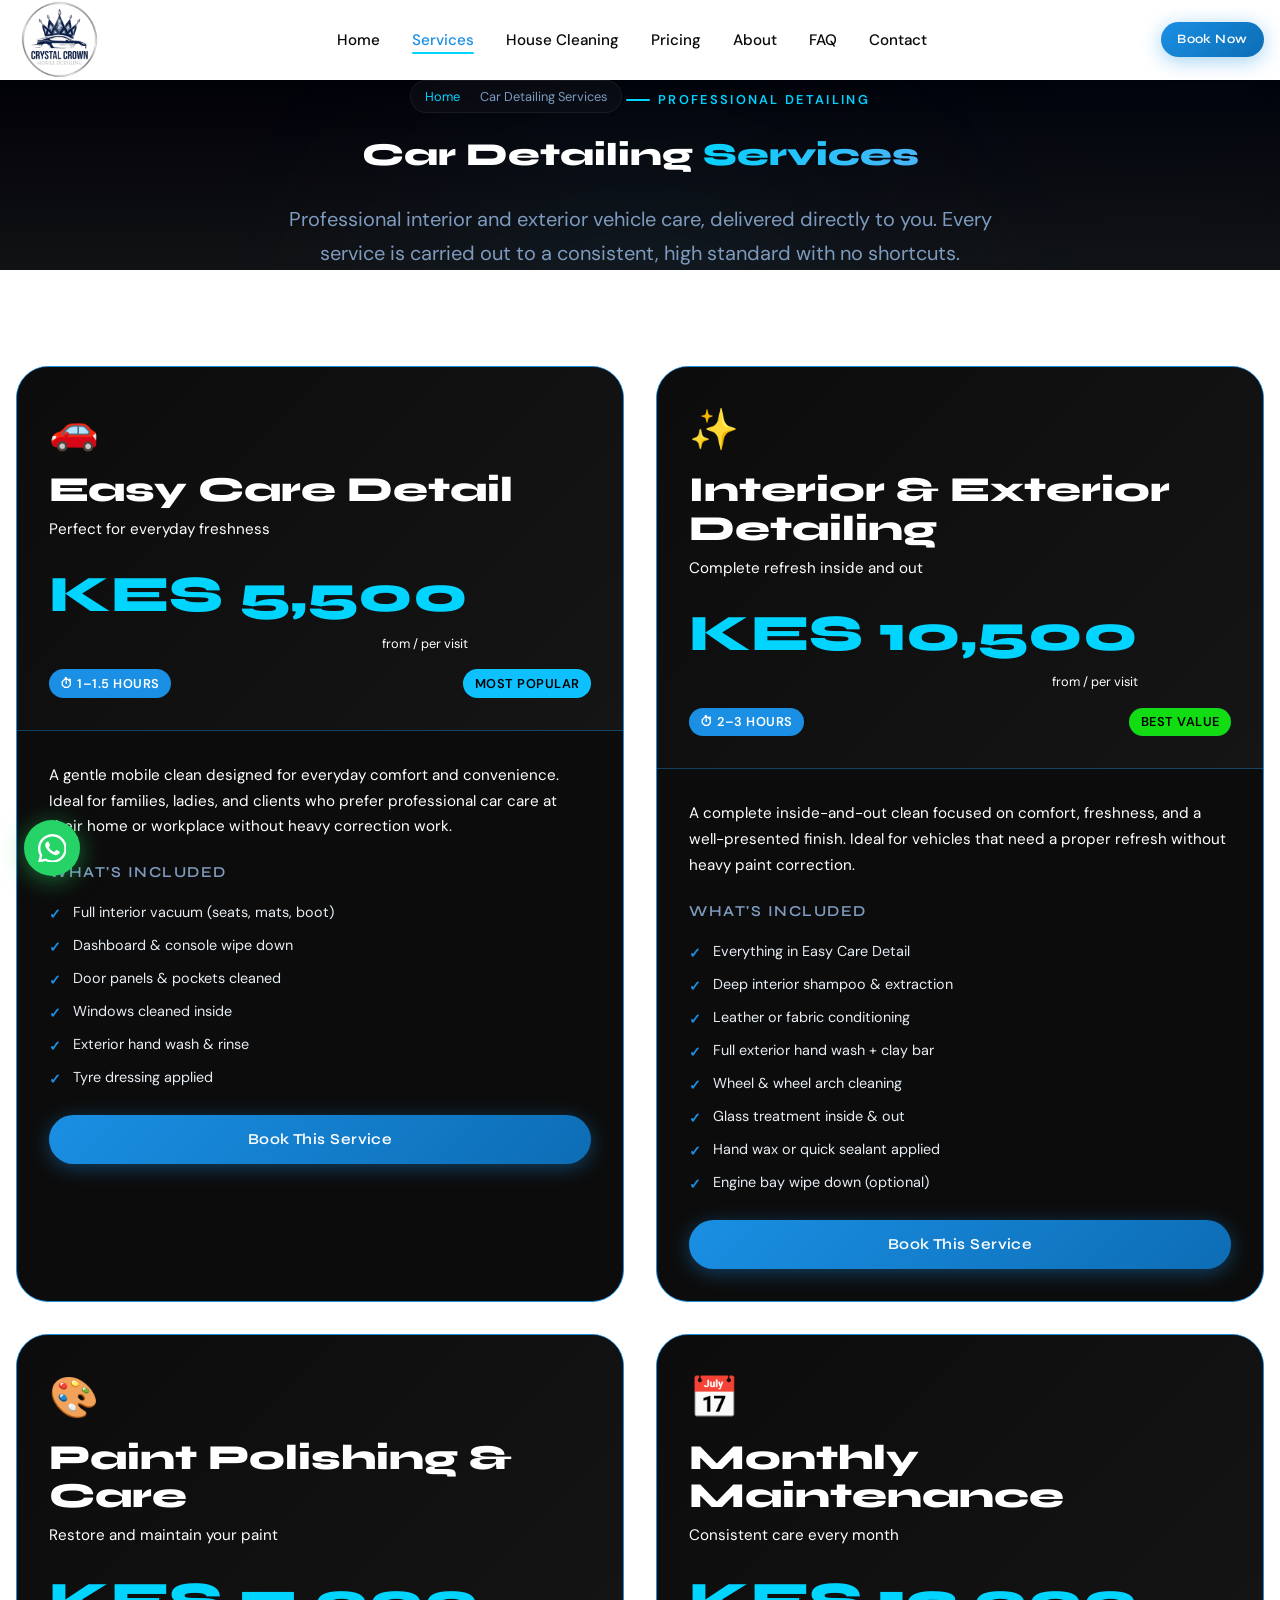
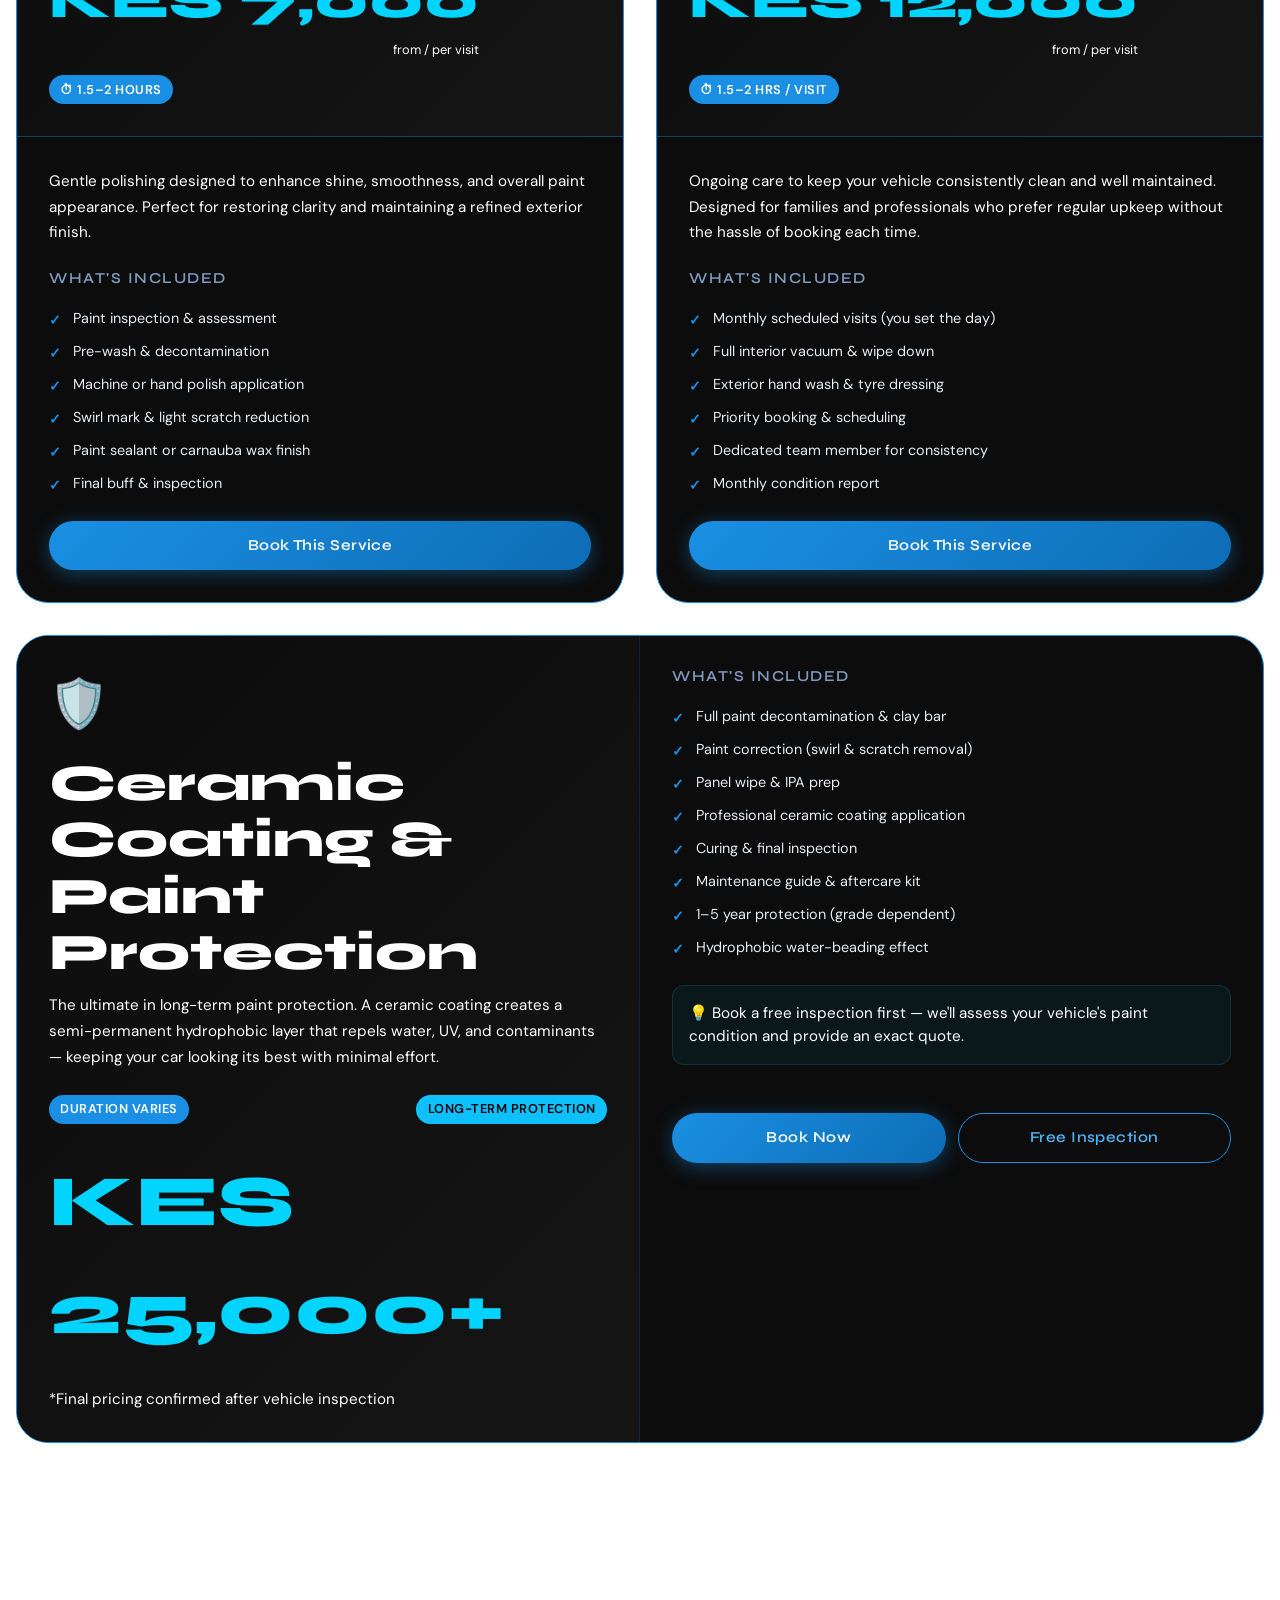
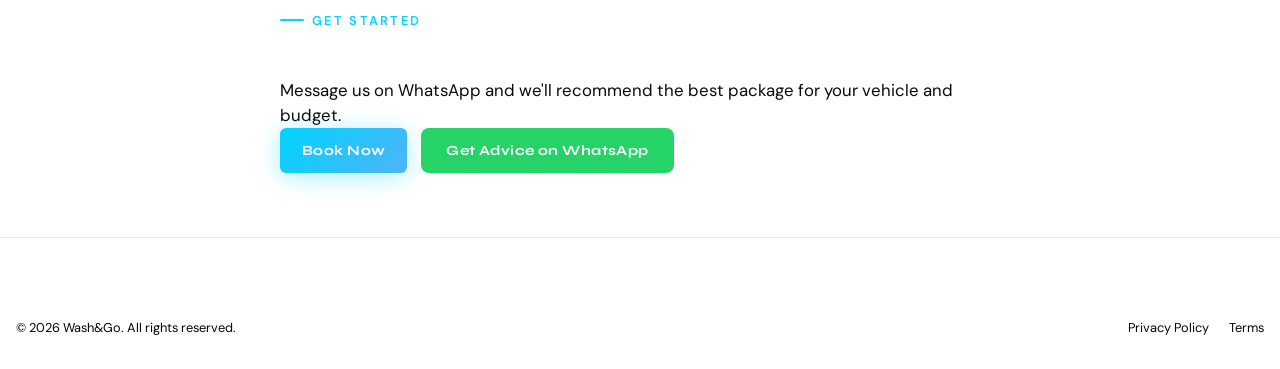
<file: services.html>
<!DOCTYPE html>
<html lang="en">
<head>
  <meta charset="UTF-8" /><meta name="viewport" content="width=device-width, initial-scale=1.0" />
  <meta name="description" content="Professional mobile car detailing services by Wash&Go. Easy Care, Interior & Exterior, Paint Polish, Monthly Packages, Ceramic Coating." />
  <title>Car Detailing Services | Wash&Go</title>
  <link rel="stylesheet" href="globals.css" />
</head>
<body>
<div class="page-loader" aria-hidden="true"><div class="loader-spinner"></div></div>
<header class="nav" role="banner">
  <div class="container">
    <nav class="nav__inner" aria-label="Main navigation">
       <a href="index.html" class="nav__logo" aria-label="Wash&Go Home">
  <img src="Public/Assets/logo2.png" alt="Wash&Go Logo" class="nav__logo-img">
</a>
      <ul class="nav__links" role="list">
        <li><a href="index.html" class="nav__link">Home</a></li>
        <li><a href="services.html" class="nav__link is-active">Services</a></li>
        <li><a href="house-cleaning.html" class="nav__link">House Cleaning</a></li>
        <li><a href="pricing.html" class="nav__link">Pricing</a></li>
        <li><a href="about.html" class="nav__link">About</a></li>
        <li><a href="faq.html" class="nav__link">FAQ</a></li>
        <li><a href="contact.html" class="nav__link">Contact</a></li>
      </ul>
      <div class="nav__cta"><a href="booking.html" class="btn btn--primary btn--sm">Book Now</a></div>
      <button class="nav__toggle" aria-label="Toggle menu" aria-expanded="false" aria-controls="mobile-menu"><span></span><span></span><span></span></button>
    </nav>
  </div>
  <nav class="nav__mobile-menu" id="mobile-menu">
    <a href="index.html" class="nav__mobile-link">Home</a>
    <a href="services.html" class="nav__mobile-link">Car Detailing</a>
    <a href="house-cleaning.html" class="nav__mobile-link">House Cleaning</a>
    <a href="pricing.html" class="nav__mobile-link">Pricing</a>
    <a href="about.html" class="nav__mobile-link">About</a>
    <a href="faq.html" class="nav__mobile-link">FAQ</a>
    <a href="contact.html" class="nav__mobile-link">Contact</a>
    <div style="padding-top:var(--space-6)"><a href="booking.html" class="btn btn--primary btn--lg">Book Now</a></div>
  </nav>
</header>

<main>
  <section class="page-hero">
    <div class="container">
      <nav class="page-hero__breadcrumb" aria-label="Breadcrumb">
        <a href="index.html">Home</a><span class="page-hero__breadcrumb-sep">›</span>
        <span aria-current="page">Car Detailing Services</span>
      </nav>
      <div class="section-label reveal" style="justify-content:center">Professional Detailing</div>
      <h1 class="section-title reveal delay-100" style="text-align:center">Car Detailing <span>Services</span></h1>
      <p class="section-subtitle reveal delay-200" style="margin-inline:auto;text-align:center">Professional interior and exterior vehicle care, delivered directly to you. Every service is carried out to a consistent, high standard with no shortcuts.</p>
    </div>
  </section>

  <section class="section">
    <div class="container">
      <div style="display:grid;grid-template-columns:repeat(auto-fit, minmax(min(100%, 30rem), 1fr));gap:var(--space-8)" id="car-detailing">

        <!-- Service 1 -->
        <article class="service-detail-card reveal" id="easy-care">
          <div class="service-detail-card__header">
            <div style="display:flex;align-items:start;justify-content:space-between;gap:var(--space-4)">
              <div>
                <div style="font-size:2.5rem;margin-bottom:var(--space-3)">🚗</div>
                <h2 style="font-size:var(--fs-xl);font-weight:var(--fw-black)">Easy Care Detail</h2>
                <p style="color:var(--clr-text-muted);font-size:var(--fs-sm);margin-top:var(--space-2)">Perfect for everyday freshness</p>
              </div>
              <div style="text-align:right;flex-shrink:0">
                <div style="font-family:var(--font-display);font-size:var(--fs-2xl);font-weight:var(--fw-black);color:var(--clr-accent)">KES 5,500</div>
                <div style="font-size:var(--fs-xs);color:var(--clr-text-muted)">from / per visit</div>
              </div>
            </div>
            <div style="display:flex;gap:var(--space-3);margin-top:var(--space-4)">
              <span class="badge badge--primary">⏱ 1–1.5 hours</span>
              <span class="badge badge--accent">Most Popular</span>
            </div>
          </div>
          <div class="service-detail-card__body">
            <p style="color:var(--clr-text-muted);font-size:var(--fs-sm);line-height:var(--lh-loose)">A gentle mobile clean designed for everyday comfort and convenience. Ideal for families, ladies, and clients who prefer professional car care at their home or workplace without heavy correction work.</p>
            <h3 style="font-size:var(--fs-sm);font-weight:var(--fw-semi);color:var(--clr-text-muted);margin-top:var(--space-6);letter-spacing:0.1em;text-transform:uppercase">What's Included</h3>
            <ul class="service-detail-card__includes" role="list">
              <li>Full interior vacuum (seats, mats, boot)</li>
              <li>Dashboard &amp; console wipe down</li>
              <li>Door panels &amp; pockets cleaned</li>
              <li>Windows cleaned inside</li>
              <li>Exterior hand wash &amp; rinse</li>
              <li>Tyre dressing applied</li>
            </ul>
            <a href="booking.html?service=easy-care" class="btn btn--primary" style="width:100%;margin-top:var(--space-6)">Book This Service</a>
          </div>
        </article>

        <!-- Service 2 -->
        <article class="service-detail-card reveal delay-100" id="interior-exterior">
          <div class="service-detail-card__header">
            <div style="display:flex;align-items:start;justify-content:space-between;gap:var(--space-4)">
              <div>
                <div style="font-size:2.5rem;margin-bottom:var(--space-3)">✨</div>
                <h2 style="font-size:var(--fs-xl);font-weight:var(--fw-black)">Interior &amp; Exterior Detailing</h2>
                <p style="color:var(--clr-text-muted);font-size:var(--fs-sm);margin-top:var(--space-2)">Complete refresh inside and out</p>
              </div>
              <div style="text-align:right;flex-shrink:0">
                <div style="font-family:var(--font-display);font-size:var(--fs-2xl);font-weight:var(--fw-black);color:var(--clr-accent)">KES 10,500</div>
                <div style="font-size:var(--fs-xs);color:var(--clr-text-muted)">from / per visit</div>
              </div>
            </div>
            <div style="display:flex;gap:var(--space-3);margin-top:var(--space-4)">
              <span class="badge badge--primary">⏱ 2–3 hours</span>
              <span class="badge badge--success">Best Value</span>
            </div>
          </div>
          <div class="service-detail-card__body">
            <p style="color:var(--clr-text-muted);font-size:var(--fs-sm);line-height:var(--lh-loose)">A complete inside-and-out clean focused on comfort, freshness, and a well-presented finish. Ideal for vehicles that need a proper refresh without heavy paint correction.</p>
            <h3 style="font-size:var(--fs-sm);font-weight:var(--fw-semi);color:var(--clr-text-muted);margin-top:var(--space-6);letter-spacing:0.1em;text-transform:uppercase">What's Included</h3>
            <ul class="service-detail-card__includes" role="list">
              <li>Everything in Easy Care Detail</li>
              <li>Deep interior shampoo &amp; extraction</li>
              <li>Leather or fabric conditioning</li>
              <li>Full exterior hand wash + clay bar</li>
              <li>Wheel &amp; wheel arch cleaning</li>
              <li>Glass treatment inside &amp; out</li>
              <li>Hand wax or quick sealant applied</li>
              <li>Engine bay wipe down (optional)</li>
            </ul>
            <a href="booking.html?service=interior-exterior" class="btn btn--primary" style="width:100%;margin-top:var(--space-6)">Book This Service</a>
          </div>
        </article>

        <!-- Service 3 -->
        <article class="service-detail-card reveal" id="paint-polish">
          <div class="service-detail-card__header">
            <div style="display:flex;align-items:start;justify-content:space-between;gap:var(--space-4)">
              <div>
                <div style="font-size:2.5rem;margin-bottom:var(--space-3)">🎨</div>
                <h2 style="font-size:var(--fs-xl);font-weight:var(--fw-black)">Paint Polishing &amp; Care</h2>
                <p style="color:var(--clr-text-muted);font-size:var(--fs-sm);margin-top:var(--space-2)">Restore and maintain your paint</p>
              </div>
              <div style="text-align:right;flex-shrink:0">
                <div style="font-family:var(--font-display);font-size:var(--fs-2xl);font-weight:var(--fw-black);color:var(--clr-accent)">KES 7,000</div>
                <div style="font-size:var(--fs-xs);color:var(--clr-text-muted)">from / per visit</div>
              </div>
            </div>
            <span class="badge badge--primary" style="margin-top:var(--space-4)">⏱ 1.5–2 hours</span>
          </div>
          <div class="service-detail-card__body">
            <p style="color:var(--clr-text-muted);font-size:var(--fs-sm);line-height:var(--lh-loose)">Gentle polishing designed to enhance shine, smoothness, and overall paint appearance. Perfect for restoring clarity and maintaining a refined exterior finish.</p>
            <h3 style="font-size:var(--fs-sm);font-weight:var(--fw-semi);color:var(--clr-text-muted);margin-top:var(--space-6);letter-spacing:0.1em;text-transform:uppercase">What's Included</h3>
            <ul class="service-detail-card__includes" role="list">
              <li>Paint inspection &amp; assessment</li>
              <li>Pre-wash &amp; decontamination</li>
              <li>Machine or hand polish application</li>
              <li>Swirl mark &amp; light scratch reduction</li>
              <li>Paint sealant or carnauba wax finish</li>
              <li>Final buff &amp; inspection</li>
            </ul>
            <a href="booking.html?service=paint-polish" class="btn btn--primary" style="width:100%;margin-top:var(--space-6)">Book This Service</a>
          </div>
        </article>

        <!-- Service 4 -->
        <article class="service-detail-card reveal delay-100" id="monthly">
          <div class="service-detail-card__header">
            <div style="display:flex;align-items:start;justify-content:space-between;gap:var(--space-4)">
              <div>
                <div style="font-size:2.5rem;margin-bottom:var(--space-3)">📅</div>
                <h2 style="font-size:var(--fs-xl);font-weight:var(--fw-black)">Monthly Maintenance</h2>
                <p style="color:var(--clr-text-muted);font-size:var(--fs-sm);margin-top:var(--space-2)">Consistent care every month</p>
              </div>
              <div style="text-align:right;flex-shrink:0">
                <div style="font-family:var(--font-display);font-size:var(--fs-2xl);font-weight:var(--fw-black);color:var(--clr-accent)">KES 12,000</div>
                <div style="font-size:var(--fs-xs);color:var(--clr-text-muted)">from / per visit</div>
              </div>
            </div>
            <span class="badge badge--primary" style="margin-top:var(--space-4)">⏱ 1.5–2 hrs / visit</span>
          </div>
          <div class="service-detail-card__body">
            <p style="color:var(--clr-text-muted);font-size:var(--fs-sm);line-height:var(--lh-loose)">Ongoing care to keep your vehicle consistently clean and well maintained. Designed for families and professionals who prefer regular upkeep without the hassle of booking each time.</p>
            <h3 style="font-size:var(--fs-sm);font-weight:var(--fw-semi);color:var(--clr-text-muted);margin-top:var(--space-6);letter-spacing:0.1em;text-transform:uppercase">What's Included</h3>
            <ul class="service-detail-card__includes" role="list">
              <li>Monthly scheduled visits (you set the day)</li>
              <li>Full interior vacuum &amp; wipe down</li>
              <li>Exterior hand wash &amp; tyre dressing</li>
              <li>Priority booking &amp; scheduling</li>
              <li>Dedicated team member for consistency</li>
              <li>Monthly condition report</li>
            </ul>
            <a href="booking.html?service=monthly" class="btn btn--primary" style="width:100%;margin-top:var(--space-6)">Book This Service</a>
          </div>
        </article>

        <!-- Service 5 — Full Width -->
        <article class="service-detail-card reveal" id="ceramic" style="grid-column: 1 / -1">
          <div class="card-split">
            <div class="service-detail-card__header" style="border-bottom:none;border-right:1px solid var(--clr-border)">
              <div style="font-size:3rem;margin-bottom:var(--space-4)">🛡️</div>
              <h2 style="font-size:var(--fs-2xl);font-weight:var(--fw-black)">Ceramic Coating &amp;<br/>Paint Protection</h2>
              <p style="color:var(--clr-text-muted);font-size:var(--fs-sm);margin-top:var(--space-3);line-height:var(--lh-loose)">The ultimate in long-term paint protection. A ceramic coating creates a semi-permanent hydrophobic layer that repels water, UV, and contaminants — keeping your car looking its best with minimal effort.</p>
              <div style="display:flex;flex-wrap:wrap;gap:var(--space-3);margin-top:var(--space-6)">
                <span class="badge badge--primary">Duration varies</span>
                <span class="badge badge--accent">Long-term protection</span>
              </div>
              <div style="margin-top:var(--space-6)">
                <div style="font-family:var(--font-display);font-size:var(--fs-3xl);font-weight:var(--fw-black);color:var(--clr-accent)">KES 25,000+</div>
                <div style="font-size:var(--fs-sm);color:var(--clr-text-muted)">*Final pricing confirmed after vehicle inspection</div>
              </div>
            </div>
            <div class="service-detail-card__body">
              <h3 style="font-size:var(--fs-sm);font-weight:var(--fw-semi);color:var(--clr-text-muted);letter-spacing:0.1em;text-transform:uppercase;margin-bottom:var(--space-4)">What's Included</h3>
              <ul class="service-detail-card__includes" role="list">
                <li>Full paint decontamination &amp; clay bar</li>
                <li>Paint correction (swirl &amp; scratch removal)</li>
                <li>Panel wipe &amp; IPA prep</li>
                <li>Professional ceramic coating application</li>
                <li>Curing &amp; final inspection</li>
                <li>Maintenance guide &amp; aftercare kit</li>
                <li>1–5 year protection (grade dependent)</li>
                <li>Hydrophobic water-beading effect</li>
              </ul>
              <div style="margin-top:var(--space-6);padding:var(--space-4);background:rgba(0,212,255,0.06);border:1px solid rgba(0,212,255,0.15);border-radius:var(--radius-md)">
                <p style="font-size:var(--fs-sm);color:var(--clr-accent)">💡 Book a free inspection first — we'll assess your vehicle's paint condition and provide an exact quote.</p>
              </div>
              <div style="display:grid;grid-template-columns:1fr 1fr;gap:var(--space-3);margin-top:var(--space-6)">
                <a href="booking.html?service=ceramic" class="btn btn--primary">Book Now</a>
                <a href="contact.html" class="btn btn--outline">Free Inspection</a>
              </div>
            </div>
          </div>
        </article>
      </div>
    </div>
  </section>

  <!-- CTA -->
  <section class="section--sm">
    <div class="container container--narrow">
      <div class="cta-banner reveal">
        <div class="section-label" style="justify-content:center">Get Started</div>
        <h2 class="cta-banner__title">Not Sure Which Service?</h2>
        <p class="cta-banner__subtitle">Message us on WhatsApp and we'll recommend the best package for your vehicle and budget.</p>
        <div class="cta-banner__actions">
          <a href="booking.html" class="btn btn--accent btn--lg">Book Now</a>
          <a href="#" 
   class="btn btn--ghost btn--lg" 
   data-whatsapp="Hi! I need help choosing a car detailing service" 
   style="background-color:#25D366; color:white; border:none; padding: 12px 25px; border-radius: 8px; text-decoration:none; font-weight:700;">
   Get Advice on WhatsApp
</a>
        </div>
      </div>
    </div>
  </section>
</main>

<footer class="footer" role="contentinfo">
  <div class="container">
    <div class="footer__bottom" style="padding-top:0;border-top:none">
      <p class="footer__copyright">© <span id="year"></span> Wash&Go. All rights reserved.</p>
      <div class="footer__legal-links">
        <a href="privacy.html" class="footer__legal-link">Privacy Policy</a>
        <a href="terms.html" class="footer__legal-link">Terms</a>
      </div>
    </div>
  </div>
</footer>
<a href="#" class="whatsapp-float" data-whatsapp="Hi! I'd like to book a car detailing service" aria-label="WhatsApp">
  <svg viewBox="0 0 24 24"><path d="M17.472 14.382c-.297-.149-1.758-.867-2.03-.967-.273-.099-.471-.148-.67.15-.197.297-.767.966-.94 1.164-.173.199-.347.223-.644.075-.297-.15-1.255-.463-2.39-1.475-.883-.788-1.48-1.761-1.653-2.059-.173-.297-.018-.458.13-.606.134-.133.298-.347.446-.52.149-.174.198-.298.298-.497.099-.198.05-.371-.025-.52-.075-.149-.669-1.612-.916-2.207-.242-.579-.487-.5-.669-.51-.173-.008-.371-.01-.57-.01-.198 0-.52.074-.792.372-.272.297-1.04 1.016-1.04 2.479 0 1.462 1.065 2.875 1.213 3.074.149.198 2.096 3.2 5.077 4.487.709.306 1.262.489 1.694.625.712.227 1.36.195 1.871.118.571-.085 1.758-.719 2.006-1.413.248-.694.248-1.289.173-1.413-.074-.124-.272-.198-.57-.347z" fill="white"/><path d="M12 0C5.373 0 0 5.373 0 12c0 2.09.539 4.09 1.482 5.832L0 24l6.344-1.449A11.952 11.952 0 0012 24c6.627 0 12-5.373 12-12S18.627 0 12 0zm0 22c-1.846 0-3.594-.476-5.12-1.31l-.366-.216-3.766.861.913-3.655-.241-.378A9.956 9.956 0 012 12C2 6.477 6.477 2 12 2s10 4.477 10 10-4.477 10-10 10z" fill="white"/></svg>
</a>
<script>document.getElementById('year').textContent = new Date().getFullYear();</script>
<script src="globals.js"></script>
</body>
</html>
</file>
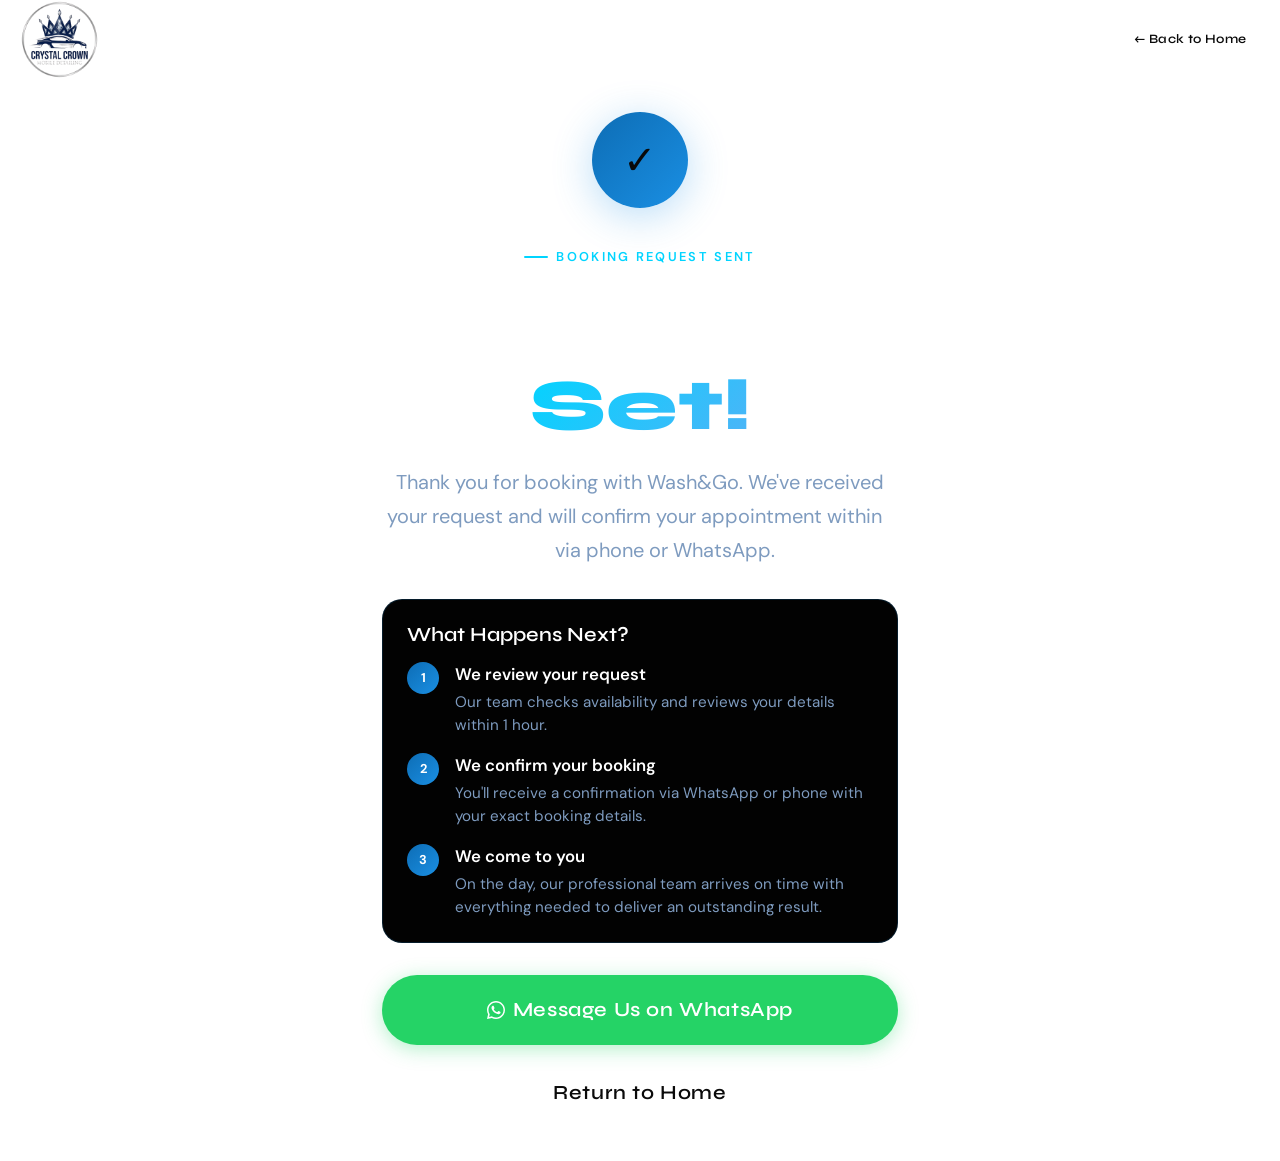
<file: thank-you.html>
<!DOCTYPE html>
<html lang="en">
<head>
  <meta charset="UTF-8" /><meta name="viewport" content="width=device-width, initial-scale=1.0" />
  <meta name="robots" content="noindex" />
  <title>Booking Confirmed | Wash&Go</title>
  <link rel="stylesheet" href="globals.css" />
</head>
<body>
<div class="page-loader" aria-hidden="true"><div class="loader-spinner"></div></div>
<header class="nav" role="banner">
  <div class="container">
    <nav class="nav__inner">
      <a href="index.html" class="nav__logo" aria-label="Wash&Go Home">
  <img src="Public/Assets/logo2.png" alt="Wash&Go Logo" class="nav__logo-img">
</a>
      <a href="index.html" class="btn btn--ghost btn--sm">← Back to Home</a>
    </nav>
  </div>
</header>

<main style="min-height:80vh;display:flex;align-items:center;justify-content:center;padding-top:var(--nav-height)">
  <div style="text-align:center;max-width:580px;padding:var(--space-8)">
    <!-- Success animation -->
    <div style="width:6rem;height:6rem;background:linear-gradient(135deg,var(--clr-primary-dark),var(--clr-primary));border-radius:var(--radius-full);display:flex;align-items:center;justify-content:center;margin:0 auto var(--space-8);box-shadow:var(--shadow-blue);font-size:2.5rem;animation:float 4s ease-in-out infinite">✓</div>

    <div class="section-label" style="justify-content:center;margin-bottom:var(--space-5)">Booking Request Sent</div>
    <h1 style="font-size:var(--fs-3xl);font-weight:var(--fw-black);margin-bottom:var(--space-5)">You're All <span style="background:linear-gradient(135deg,var(--clr-accent),var(--clr-primary-light));-webkit-background-clip:text;-webkit-text-fill-color:transparent;background-clip:text">Set!</span></h1>
    <p style="color:var(--clr-text-muted);font-size:var(--fs-md);line-height:var(--lh-loose);margin-bottom:var(--space-8)">Thank you for booking with Wash&Go. We've received your request and will confirm your appointment within <strong style="color:var(--clr-white)">1 hour</strong> via phone or WhatsApp.</p>

    <div style="background:var(--clr-surface);border:1px solid var(--clr-border);border-radius:var(--radius-lg);padding:var(--space-6);margin-bottom:var(--space-8);text-align:left">
      <h2 style="font-size:var(--fs-md);font-weight:var(--fw-semi);margin-bottom:var(--space-4)">What Happens Next?</h2>
      <div style="display:flex;flex-direction:column;gap:var(--space-4)">
        <div style="display:flex;align-items:flex-start;gap:var(--space-4)">
          <div style="width:2rem;height:2rem;background:linear-gradient(135deg,var(--clr-primary-dark),var(--clr-primary));border-radius:var(--radius-full);display:flex;align-items:center;justify-content:center;font-size:var(--fs-xs);font-weight:var(--fw-bold);color:white;flex-shrink:0">1</div>
          <div>
            <div style="font-weight:var(--fw-semi);color:var(--clr-white);margin-bottom:var(--space-1)">We review your request</div>
            <div style="font-size:var(--fs-sm);color:var(--clr-text-muted)">Our team checks availability and reviews your details within 1 hour.</div>
          </div>
        </div>
        <div style="display:flex;align-items:flex-start;gap:var(--space-4)">
          <div style="width:2rem;height:2rem;background:linear-gradient(135deg,var(--clr-primary-dark),var(--clr-primary));border-radius:var(--radius-full);display:flex;align-items:center;justify-content:center;font-size:var(--fs-xs);font-weight:var(--fw-bold);color:white;flex-shrink:0">2</div>
          <div>
            <div style="font-weight:var(--fw-semi);color:var(--clr-white);margin-bottom:var(--space-1)">We confirm your booking</div>
            <div style="font-size:var(--fs-sm);color:var(--clr-text-muted)">You'll receive a confirmation via WhatsApp or phone with your exact booking details.</div>
          </div>
        </div>
        <div style="display:flex;align-items:flex-start;gap:var(--space-4)">
          <div style="width:2rem;height:2rem;background:linear-gradient(135deg,var(--clr-primary-dark),var(--clr-primary));border-radius:var(--radius-full);display:flex;align-items:center;justify-content:center;font-size:var(--fs-xs);font-weight:var(--fw-bold);color:white;flex-shrink:0">3</div>
          <div>
            <div style="font-weight:var(--fw-semi);color:var(--clr-white);margin-bottom:var(--space-1)">We come to you</div>
            <div style="font-size:var(--fs-sm);color:var(--clr-text-muted)">On the day, our professional team arrives on time with everything needed to deliver an outstanding result.</div>
          </div>
        </div>
      </div>
    </div>

    <div style="display:flex;flex-direction:column;gap:var(--space-3)">
      <a href="#" class="btn btn--whatsapp btn--lg" data-whatsapp="Hi! I just submitted a booking and wanted to follow up">
        <svg width="18" height="18" viewBox="0 0 24 24" fill="currentColor" aria-hidden="true"><path d="M17.472 14.382c-.297-.149-1.758-.867-2.03-.967-.273-.099-.471-.148-.67.15-.197.297-.767.966-.94 1.164-.173.199-.347.223-.644.075-.297-.15-1.255-.463-2.39-1.475-.883-.788-1.48-1.761-1.653-2.059-.173-.297-.018-.458.13-.606.134-.133.298-.347.446-.52.149-.174.198-.298.298-.497.099-.198.05-.371-.025-.52-.075-.149-.669-1.612-.916-2.207-.242-.579-.487-.5-.669-.51-.173-.008-.371-.01-.57-.01-.198 0-.52.074-.792.372-.272.297-1.04 1.016-1.04 2.479 0 1.462 1.065 2.875 1.213 3.074.149.198 2.096 3.2 5.077 4.487.709.306 1.262.489 1.694.625.712.227 1.36.195 1.871.118.571-.085 1.758-.719 2.006-1.413.248-.694.248-1.289.173-1.413-.074-.124-.272-.198-.57-.347z"/><path d="M12 0C5.373 0 0 5.373 0 12c0 2.09.539 4.09 1.482 5.832L0 24l6.344-1.449A11.952 11.952 0 0012 24c6.627 0 12-5.373 12-12S18.627 0 12 0zm0 22c-1.846 0-3.594-.476-5.12-1.31l-.366-.216-3.766.861.913-3.655-.241-.378A9.956 9.956 0 012 12C2 6.477 6.477 2 12 2s10 4.477 10 10-4.477 10-10 10z"/></svg>
        Message Us on WhatsApp
      </a>
      <a href="index.html" class="btn btn--ghost btn--lg">Return to Home</a>
    </div>
  </div>
</main>

<script>document.querySelector('.page-loader')?.classList.add('is-hidden');</script>
<script src="globals.js"></script>
</body>
</html>
</file>
<file: globals.css>
/* ============================================================
   WASH & GO — globals.css
   Blue-themed, modern, responsive design system
   ============================================================ */

/* ─── Google Fonts ─────────────────────────────────────────── */
@import url('https://fonts.googleapis.com/css2?family=Syne:wght@400;500;600;700;800&family=DM+Sans:ital,opsz,wght@0,9..40,300;0,9..40,400;0,9..40,500;0,9..40,600;1,9..40,300&display=swap');

/* ─── CSS Custom Properties ─────────────────────────────────── */
:root {
  /* Brand Colors */
  --clr-primary:        #1a8fe3;
  --clr-primary-light:  #4fb3f7;
  --clr-primary-dark:   #0d6db5;
  --clr-primary-xdark:  #094d84;
  --clr-accent:         #00d4ff;
  --clr-accent-glow:    rgba(0, 212, 255, 0.35);

  /* Neutrals */
  --clr-bg:             white;
  --clr-bg-2:           #000000;
  --clr-bg-3:           #fbfcff;
  --clr-surface:        #020202;
  --clr-surface-2:      #030303;
  --clr-border:         rgba(26, 143, 227, 0.18);
  --clr-border-light:   rgba(255, 255, 255, 0.07);

  /* Text */
  --clr-text:           #0a0a0a;
  --clr-text-muted:     #7e9bbf;
  --clr-text-faint:     #050505;
  --clr-white:          #ffffff;

  /* Status */
  --clr-success:        #22c55e;
  --clr-warning:        #f59e0b;
  --clr-error:          #ef4444;

  /* Typography */
  --font-display:       'Syne', sans-serif;
  --font-body:          'DM Sans', sans-serif;

  --fs-xs:    clamp(0.7rem,  1.5vw, 0.8rem);
  --fs-sm:    clamp(0.85rem, 1.8vw, 0.95rem);
  --fs-base:  clamp(1rem,    2vw,   1.05rem);
  --fs-md:    clamp(1.1rem,  2.2vw, 1.25rem);
  --fs-lg:    clamp(1.3rem,  2.8vw, 1.6rem);
  --fs-xl:    clamp(1.6rem,  3.5vw, 2.2rem);
  --fs-2xl:   clamp(2rem,    5vw,   3.2rem);
  --fs-3xl:   clamp(2.5rem,  7vw,   4.5rem);
  --fs-4xl:   clamp(3rem,    9vw,   6rem);

  --fw-light:   300;
  --fw-regular: 400;
  --fw-medium:  500;
  --fw-semi:    600;
  --fw-bold:    700;
  --fw-black:   800;

  --lh-tight:  1.1;
  --lh-snug:   1.3;
  --lh-normal: 1.5;
  --lh-loose:  1.7;
  --lh-wide:   1.9;

  /* Spacing */
  --space-1:  0.25rem;
  --space-2:  0.5rem;
  --space-3:  0.75rem;
  --space-4:  1rem;
  --space-5:  1.25rem;
  --space-6:  1.5rem;
  --space-8:  2rem;
  --space-10: 2.5rem;
  --space-12: 3rem;
  --space-16: 4rem;
  --space-20: 5rem;
  --space-24: 6rem;
  --space-32: 8rem;

  /* Layout */
  --container-max:   1280px;
  --container-wide:  1440px;
  --container-narrow: 720px;
  --nav-height:       5rem;

  /* Borders */
  --radius-sm:   0.375rem;
  --radius-md:   0.75rem;
  --radius-lg:   1.25rem;
  --radius-xl:   2rem;
  --radius-full: 9999px;

  /* Shadows */
  --shadow-sm:    0 1px 3px rgba(0,0,0,0.4);
  --shadow-md:    0 4px 20px rgba(0,0,0,0.5);
  --shadow-lg:    0 12px 50px rgba(0,0,0,0.6);
  --shadow-blue:  0 8px 40px rgba(26,143,227,0.3);
  --shadow-glow:  0 0 60px rgba(0,212,255,0.2), 0 0 120px rgba(26,143,227,0.12);

  /* Transitions */
  --ease-out:   cubic-bezier(0.16, 1, 0.3, 1);
  --ease-in:    cubic-bezier(0.4, 0, 1, 1);
  --ease-inout: cubic-bezier(0.65, 0, 0.35, 1);
  --dur-fast:   150ms;
  --dur-base:   280ms;
  --dur-slow:   500ms;
  --dur-xslow:  800ms;

  /* Z-index layers */
  --z-base:    0;
  --z-raised:  10;
  --z-dropdown: 100;
  --z-sticky:  200;
  --z-overlay: 300;
  --z-modal:   400;
  --z-toast:   500;
}

/* ─── Reset & Base ──────────────────────────────────────────── */
*, *::before, *::after {
  box-sizing: border-box;
  margin: 0;
  padding: 0;
}

html {
  scroll-behavior: smooth;
  -webkit-text-size-adjust: 100%;
  font-size: 16px;
}
html,body{
  margin:0;
  padding:0;
  overflow-x:hidden;
}
body {
  font-family: var(--font-body);
  font-size: var(--fs-base);
  font-weight: var(--fw-regular);
  line-height: var(--lh-normal);
  color: var(--clr-text);
  background-color: var(--clr-bg);
  -webkit-font-smoothing: antialiased;
  -moz-osx-font-smoothing: grayscale;
  overflow-x: hidden;
}

img, video, svg {
  display: block;
  max-width: 100%;
}

a {
  color: inherit;
  text-decoration: none;
}

ul, ol {
  list-style: none;
}

button, input, select, textarea {
  font: inherit;
  border: none;
  outline: none;
  background: none;
}

button {
  cursor: pointer;
}

h1, h2, h3, h4, h5, h6 {
  font-family: var(--font-display);
  font-weight: var(--fw-bold);
  line-height: var(--lh-tight);
  color: var(--clr-white);
}

p {
  max-width: 65ch;
}

:focus-visible {
  outline: 2px solid var(--clr-primary-light);
  outline-offset: 3px;
  border-radius: var(--radius-sm);
}

::selection {
  background: var(--clr-primary);
  color: var(--clr-white);
}

/* ─── Scrollbar ─────────────────────────────────────────────── */
::-webkit-scrollbar {
  width: 6px;
}
::-webkit-scrollbar-track {
  background: var(--clr-bg-2);
}
::-webkit-scrollbar-thumb {
  background: var(--clr-primary-dark);
  border-radius: var(--radius-full);
}

/* ─── Layout Utilities ──────────────────────────────────────── */
.container {
  width: min(var(--container-max), 100% - var(--space-8));
  margin-inline: auto;
}

.container--wide {
  width: min(var(--container-wide), 100% - var(--space-8));
  margin-inline: auto;
}

.container--narrow {
  width: min(var(--container-narrow), 100% - var(--space-8));
  margin-inline: auto;
}

.section {
  padding-block: var(--space-24);
}

.section--sm {
  padding-block: var(--space-16);
}

.section--lg {
  padding-block: var(--space-32);
}

.grid {
  display: grid;
}

.flex {
  display: flex;
}

/* ─── Typography Utilities ──────────────────────────────────── */
.text-xs    { font-size: var(--fs-xs); }
.text-sm    { font-size: var(--fs-sm); }
.text-base  { font-size: var(--fs-base); }
.text-md    { font-size: var(--fs-md); }
.text-lg    { font-size: var(--fs-lg); }
.text-xl    { font-size: var(--fs-xl); }
.text-2xl   { font-size: var(--fs-2xl); }
.text-3xl   { font-size: var(--fs-3xl); }
.text-4xl   { font-size: var(--fs-4xl); }

.font-display { font-family: var(--font-display); }
.font-bold    { font-weight: var(--fw-bold); }
.font-semi    { font-weight: var(--fw-semi); }

.text-center  { text-align: center; }
.text-right   { text-align: right; }
.text-muted   { color: var(--clr-text-muted); }
.text-primary { color: var(--clr-primary-light); }
.text-accent  { color: var(--clr-accent); }
.text-white   { color: var(--clr-white); }

.uppercase { text-transform: uppercase; }
.tracking-wide { letter-spacing: 0.08em; }
.tracking-wider { letter-spacing: 0.15em; }

/* ─── Color Utilities ───────────────────────────────────────── */
.bg-surface   { background-color: var(--clr-surface); }
.bg-surface-2 { background-color: var(--clr-surface-2); }

/* ─── Section Labels ────────────────────────────────────────── */
.section-label {
  display: inline-flex;
  align-items: center;
  gap: var(--space-2);
  font-size: var(--fs-xs);
  font-weight: var(--fw-semi);
  letter-spacing: 0.18em;
  text-transform: uppercase;
  color: var(--clr-accent);
  margin-bottom: var(--space-5);
}

.section-label::before {
  content: '';
  display: block;
  width: 1.5rem;
  height: 2px;
  background: var(--clr-accent);
  border-radius: var(--radius-full);
}

.section-title {
  font-size: var(--fs-2xl);
  font-weight: var(--fw-black);
  line-height: var(--lh-tight);
  color: var(--clr-white);
  margin-bottom: var(--space-6);
}

.section-title span {
  background: linear-gradient(135deg, var(--clr-accent), var(--clr-primary-light));
  -webkit-background-clip: text;
  -webkit-text-fill-color: transparent;
  background-clip: text;
}

.section-subtitle {
  font-size: var(--fs-md);
  color: var(--clr-text-muted);
  line-height: var(--lh-loose);
  max-width: 55ch;
}

/* ─── Buttons ───────────────────────────────────────────────── */
.btn {
  display: inline-flex;
  align-items: center;
  justify-content: center;
  gap: var(--space-2);
  padding: 0.85em 1.8em;
  font-family: var(--font-display);
  font-size: var(--fs-sm);
  font-weight: var(--fw-semi);
  letter-spacing: 0.03em;
  border-radius: var(--radius-full);
  transition:
    transform var(--dur-base) var(--ease-out),
    box-shadow var(--dur-base) var(--ease-out),
    background var(--dur-base) var(--ease-out),
    color var(--dur-base) var(--ease-out);
  cursor: pointer;
  white-space: nowrap;
  position: relative;
  overflow: hidden;
}

.btn::after {
  content: '';
  position: absolute;
  inset: 0;
  background: rgba(255,255,255,0.08);
  opacity: 0;
  transition: opacity var(--dur-fast);
}

.btn:hover::after { opacity: 1; }
.btn:active { transform: scale(0.97); }

/* Primary Button */
.btn--primary {
  background: linear-gradient(135deg, var(--clr-primary), var(--clr-primary-dark));
  color: var(--clr-white);
  box-shadow: 0 4px 20px rgba(26,143,227,0.4);
}

.btn--primary:hover {
  transform: translateY(-2px);
  box-shadow: 0 8px 35px rgba(26,143,227,0.55);
}

/* Accent Button */
.btn--accent {
  background: linear-gradient(135deg, var(--clr-accent), var(--clr-primary-light));
  color: var(--clr-bg);
  font-weight: var(--fw-bold);
  box-shadow: 0 4px 25px rgba(0,212,255,0.35);
}

.btn--accent:hover {
  transform: translateY(-2px);
  box-shadow: 0 8px 40px rgba(0,212,255,0.5);
}

/* Outline Button */
.btn--outline {
  background: transparent;
  color: var(--clr-primary-light);
  border: 1.5px solid var(--clr-primary);
}

.btn--outline:hover {
  background: rgba(26,143,227,0.12);
  border-color: var(--clr-primary-light);
  transform: translateY(-2px);
}

/* Ghost Button */
.btn--ghost {
  background: transparent;
  color: var(--clr-text);
  border: 1.5px solid var(--clr-border-light);
}

.btn--ghost:hover {
  background: rgba(255,255,255,0.05);
  border-color: rgba(255,255,255,0.15);
}

/* WhatsApp Button */
.btn--whatsapp {
  background: #25D366;
  color: var(--clr-white);
  box-shadow: 0 4px 20px rgba(37,211,102,0.35);
}

.btn--whatsapp:hover {
  transform: translateY(-2px);
  box-shadow: 0 8px 35px rgba(37,211,102,0.5);
}

/* Size Variants */
.btn--sm { padding: 0.6em 1.3em; font-size: var(--fs-xs); }
.btn--lg { padding: 1em 2.4em; font-size: var(--fs-md); }

/* ─── Cards ─────────────────────────────────────────────────── */
.card {
  background: var(--clr-surface);
  border: 1px solid var(--clr-border);
  border-radius: var(--radius-lg);
  padding: var(--space-8);
  transition:
    transform var(--dur-base) var(--ease-out),
    box-shadow var(--dur-base) var(--ease-out),
    border-color var(--dur-base) var(--ease-out);
  position: relative;
  overflow: hidden;
}

.card::before {
  content: '';
  position: absolute;
  inset: 0;
  background: radial-gradient(ellipse at top left, rgba(26,143,227,0.07) 0%, transparent 60%);
  pointer-events: none;
}

.card:hover {
  transform: translateY(-4px);
  box-shadow: var(--shadow-blue);
  border-color: rgba(26,143,227,0.4);
}

.card--flat {
  background: var(--clr-bg-3);
  border-color: var(--clr-border-light);
}

.card--glass {
  background: rgba(17, 27, 46, 0.6);
  backdrop-filter: blur(20px);
  -webkit-backdrop-filter: blur(20px);
  border-color: rgba(255,255,255,0.08);
}

/* ─── Form Elements ─────────────────────────────────────────── */
.form-group {
  display: flex;
  flex-direction: column;
  gap: var(--space-2);
}

.form-label {
  font-size: var(--fs-sm);
  font-weight: var(--fw-medium);
  color: var(--clr-text-muted);
  letter-spacing: 0.03em;
}

.form-input,
.form-select,
.form-textarea {
  width: 100%;
  padding: var(--space-3) var(--space-5);
  background: var(--clr-bg-3);
  border: 1.5px solid var(--clr-border);
  border-radius: var(--radius-md);
  color: var(--clr-white);
  font-size: var(--fs-base);
  line-height: var(--lh-normal);
  transition:
    border-color var(--dur-base) var(--ease-out),
    box-shadow var(--dur-base) var(--ease-out),
    background var(--dur-base) var(--ease-out);
  appearance: none;
  -webkit-appearance: none;
}

.form-input::placeholder,
.form-textarea::placeholder {
  color: var(--clr-text-faint);
}

.form-input:focus,
.form-select:focus,
.form-textarea:focus {
  border-color: var(--clr-primary);
  box-shadow: 0 0 0 4px rgba(26,143,227,0.15);
  background: var(--clr-surface);
}

.form-select {
  background-image: url("data:image/svg+xml,%3Csvg xmlns='http://www.w3.org/2000/svg' width='16' height='16' viewBox='0 0 24 24' fill='none' stroke='%237e9bbf' stroke-width='2'%3E%3Cpolyline points='6 9 12 15 18 9'%3E%3C/polyline%3E%3C/svg%3E");
  background-repeat: no-repeat;
  background-position: right var(--space-4) center;
  padding-right: var(--space-10);
  cursor: pointer;
}

.form-select option {
  background-color: var(--clr-surface);
  color: var(--clr-text);
}

.form-textarea {
  resize: vertical;
  min-height: 8rem;
}

.form-grid {
  display: grid;
  grid-template-columns: repeat(auto-fit, minmax(min(100%, 18rem), 1fr));
  gap: var(--space-5);
}

.form-error {
  font-size: var(--fs-xs);
  color: var(--clr-error);
  display: flex;
  align-items: center;
  gap: var(--space-1);
}

/* ─── Badges ────────────────────────────────────────────────── */
.badge {
  display: inline-flex;
  align-items: center;
  gap: var(--space-1);
  padding: 0.3em 0.8em;
  font-size: var(--fs-xs);
  font-weight: var(--fw-semi);
  border-radius: var(--radius-full);
  letter-spacing: 0.04em;
  text-transform: uppercase;
}

.badge--primary {
  background: rgba(26,143,227,0.15);
  color: var(--clr-primary-light);
  border: 1px solid rgba(26,143,227,0.3);
}

.badge--accent {
  background: rgba(0,212,255,0.12);
  color: var(--clr-accent);
  border: 1px solid rgba(0,212,255,0.25);
}

.badge--success {
  background: rgba(34,197,94,0.12);
  color: #4ade80;
  border: 1px solid rgba(34,197,94,0.25);
}

/* ─── Navigation ────────────────────────────────────────────── */
.nav {
  position: fixed;
  top: 0;
  left: 0;
  right: 0;
  z-index: var(--z-sticky);
  height: var(--nav-height);
  display: flex;
  align-items: center;

  transition:
    background var(--dur-base) var(--ease-out),
    border-color var(--dur-base) var(--ease-out),
    box-shadow var(--dur-base) var(--ease-out);
  border-bottom: 1px solid transparent;
}

.nav.is-scrolled {
  background: rgba(243, 244, 245, 0.92);
  backdrop-filter: blur(20px);
  -webkit-backdrop-filter: blur(2px);
  border-bottom-color: var(--clr-border);
  box-shadow: 0 4px 30px rgba(29, 28, 28, 0.5);
}

.nav__inner {
  display: flex;
  align-items: center;
  justify-content: space-between;
  width: 100%;
}


.nav__logo-img {
  height: 87px;
  width: auto;
  object-fit: contain;
}


@media (max-width: 480px) {
  .nav__logo-img {
    height: 60px; 
  }
}

@media (max-width: 360px) {
  .nav__logo-img {
    height: 50px; 
  }
}

.nav__links {
  display: flex;
  align-items: center;
 
  gap: var(--space-8);
}

.nav__link {
  font-size: var(--fs-sm);
  font-weight: var(--fw-medium);
  color: var(--clr-text-muted);
   color: rgb(10, 10, 10);

  position: relative;
}

.nav__link::after {
  content: '';
  position: absolute;
  bottom: -4px;
  left: 0;
  right: 0;
  height: 1.5px;
  background: var(--clr-accent);
  transform: scaleX(0);
  transform-origin: left;
  transition: transform var(--dur-base) var(--ease-out);
  border-radius: var(--radius-full);
}

.nav__link:hover,
.nav__link.is-active {
 color: #1a8fe3;
}

.nav__link:hover::after,
.nav__link.is-active::after {
  transform: scaleX(1);
}

.nav__dropdown {
  position: relative;
}

/* MENU */
.nav__dropdown-menu {
  position: absolute;
  top: 110%;
  left: 50%;
  transform: translateX(-50%) translateY(8px);

  min-width: 16rem;
  padding: 0.6rem;

  /* Clean solid dark surface */
  background: #1a8fe3; /* deep clean dark */
  border: 1px solid #1f232b;

  border-radius: 14px;



  opacity: 0;
  visibility: hidden;
  transition: 
    opacity 0.2s ease,
    transform 0.2s ease;
}

/* Show */
.nav__dropdown:hover .nav__dropdown-menu,
.nav__dropdown:focus-within .nav__dropdown-menu {
  opacity: 1;
  visibility: visible;
  transform: translateX(-50%) translateY(0);
}

/* Items */
.nav__dropdown-item {
  display: flex;
  align-items: center;
  gap: 0.75rem;

  padding: 0.75rem 1rem;
  border-radius: 10px;

  font-size: 0.9rem;
  font-weight: 500;

  color: #020202; /* soft light text */
  transition: all 0.18s ease;
}

/* Hover */
.nav__dropdown-item:hover {
  background: #18324b; /* subtle dark hover */
  color: #3a71b1;
}
.nav__dropdown-item:hover {
  background: rgba(248, 250, 252, 0.1);
  color: var(--clr-white);
}

.nav__cta {
  display: flex;
  align-items: center;
  gap: var(--space-3);
}

/* Mobile Nav Toggle */
.nav__toggle {
  display: none;
  flex-direction: column;
  gap: 5px;
  padding: var(--space-2);
  cursor: pointer;
}

.nav__toggle span {
  display: block;
  width: 24px;
  height: 2px;
  background: var(--clr-white);
  border-radius: var(--radius-full);
  transition:
    transform var(--dur-base) var(--ease-out),
    opacity var(--dur-base) var(--ease-out),
    width var(--dur-base) var(--ease-out);
}

.nav__toggle.is-open span:nth-child(1) { transform: translateY(7px) rotate(45deg); }
.nav__toggle.is-open span:nth-child(2) { opacity: 0; width: 0; }
.nav__toggle.is-open span:nth-child(3) { transform: translateY(-7px) rotate(-45deg); }

/* Mobile Menu */
.nav__mobile-menu {
  position: fixed;
  top: 0;
  left: 0;
  width: 100%;
  height: 100vh;
  background: rgba(0, 2, 5, 0.97);
  backdrop-filter: blur(20px);
  -webkit-backdrop-filter: blur(20px);
  z-index: 1500;
  display: flex;
  flex-direction: column;
  padding: var(--space-8) 5rem;  /* adds left/right padding */
  padding-top: calc(var(--nav-height, 80px) + 2rem); /* push content below navbar */
  transform: translateX(100%);
  transition: transform var(--dur-slow) var(--ease-out);
  overflow-y: auto;
  align-items: flex-start;  /* keeps links starting from left + respects padding */
}

.nav__mobile-menu.is-open {
  transform: translateX(0);
}
.nav__toggle {
  z-index: 2100; /* higher than mobile menu */
  position: relative; /* or absolute inside navbar */
  cursor: pointer;
  font-size: 2rem;
  color: #1a8fe3;
}
/* If using span bars */
.nav__toggle span {
  background: #1a8fe3;  /* Makes the 3 lines blue */
}
.nav {
  position: fixed;
  top: 0;
  left: 0;
  width: 100%;
  z-index: 2000; /* above menu */
}
.nav__mobile-menu.is-open {
  transform: translateX(0);
}

.nav__mobile-link {
  font-family: var(--font-display);
  font-size: var(--fs-xl);
  font-weight: var(--fw-bold);
  color: var(--clr-text-muted);
  padding: var(--space-3) 0;
  border-bottom: 1px solid var(--clr-border-light);
  transition: color var(--dur-fast), padding-left var(--dur-base) var(--ease-out);
}

.nav__mobile-link:hover { color: var(--clr-white); padding-left: var(--space-4); }

@keyframes float {
  0%, 100% { transform: translateY(0); }
  50% { transform: translateY(-1.5rem); }
}

@keyframes pulse-glow {
  0%, 100% { opacity: 0.6; transform: scale(1); }
  50% { opacity: 1; transform: scale(1.1); }
}

/* ─── Service Cards ──────────────────────────────────────────── */
.service-card {
  background: var(--clr-surface);
  border: 1px solid var(--clr-border);
  border-radius: var(--radius-lg);
  padding: var(--space-8);
  display: flex;
  flex-direction: column;
  gap: var(--space-4);
  transition:
    transform var(--dur-base) var(--ease-out),
    box-shadow var(--dur-base) var(--ease-out),
    border-color var(--dur-base) var(--ease-out);
  position: relative;
  overflow: hidden;
}

.service-card::before {
  content: '';
  position: absolute;
  top: 0;
  left: 0;
  right: 0;
  height: 3px;
  background: linear-gradient(90deg, var(--clr-primary), var(--clr-accent));
  opacity: 0;
  transition: opacity var(--dur-base);
}

.service-card:hover {
  transform: translateY(-6px);
  box-shadow: var(--shadow-blue);
  border-color: rgba(26,143,227,0.35);
}

.service-card:hover::before {
  opacity: 1;
}

.service-card__icon {
  width: 3.5rem;
  height: 3.5rem;
  background: rgba(26,143,227,0.12);
  border: 1px solid rgba(26,143,227,0.2);
  border-radius: var(--radius-md);
  display: flex;
  align-items: center;
  justify-content: center;
  font-size: 1.5rem;
  transition: background var(--dur-base), transform var(--dur-base) var(--ease-out);
}

.service-card:hover .service-card__icon {
  background: rgba(26,143,227,0.2);
  transform: scale(1.1);
}

.service-card__name {
  font-size: var(--fs-lg);
  font-weight: var(--fw-bold);
  color: var(--clr-white);
}

.service-card__desc {
  font-size: var(--fs-sm);
  color: var(--clr-text-muted);
  line-height: var(--lh-loose);
  flex: 1;
}

.service-card__meta {
  display: flex;
  flex-wrap: wrap;
  gap: var(--space-3);
  margin-top: auto;
}

.service-card__meta-item {
  display: flex;
  align-items: center;
  gap: var(--space-1);
  font-size: var(--fs-xs);
  color: var(--clr-text-muted);
}

.service-card__price {
  font-family: var(--font-display);
  font-size: var(--fs-md);
  font-weight: var(--fw-bold);
  color: var(--clr-accent);
}

.service-card__cta {
  display: flex;
  align-items: center;
  justify-content: space-between;
  padding-top: var(--space-4);
  border-top: 1px solid var(--clr-border-light);
}

/* ─── Steps / How It Works ───────────────────────────────────── */
.steps-grid {
  display: grid;
  grid-template-columns: repeat(auto-fit, minmax(min(100%, 16rem), 1fr));
  gap: var(--space-6);
  position: relative;
}

.step-card {
  text-align: center;
  padding: var(--space-8) var(--space-6);
  background: var(--clr-surface);
  border: 1px solid var(--clr-border);
  border-radius: var(--radius-lg);
  position: relative;
  transition: transform var(--dur-base) var(--ease-out), border-color var(--dur-base);
}

.step-card:hover {
  transform: translateY(-4px);
  border-color: rgba(26,143,227,0.3);
}

.step-card__number {
  display: inline-flex;
  align-items: center;
  justify-content: center;
  width: 3.5rem;
  height: 3.5rem;
  border-radius: var(--radius-full);
  background: linear-gradient(135deg, var(--clr-primary-dark), var(--clr-primary));
  font-family: var(--font-display);
  font-size: var(--fs-lg);
  font-weight: var(--fw-black);
  color: var(--clr-white);
  margin: 0 auto var(--space-5);
  box-shadow: 0 4px 20px rgba(26,143,227,0.4);
}

.step-card__icon {
  font-size: 2.5rem;
  margin-bottom: var(--space-4);
}

.step-card__title {
  font-size: var(--fs-md);
  font-weight: var(--fw-bold);
  color: var(--clr-white);
  margin-bottom: var(--space-3);
}

.step-card__desc {
  font-size: var(--fs-sm);
  color: var(--clr-text-muted);
  line-height: var(--lh-loose);
}

/* ─── Testimonials ───────────────────────────────────────────── */
.testimonial-card {
  background: var(--clr-surface);
  border: 1px solid var(--clr-border);
  border-radius: var(--radius-lg);
  padding: var(--space-8);
  position: relative;
}

.testimonial-card::before {
  content: '"';
  position: absolute;
  top: var(--space-4);
  right: var(--space-6);
  font-family: Georgia, serif;
  font-size: 5rem;
  line-height: 1;
  color: var(--clr-primary);
  opacity: 0.2;
}

.testimonial-card__stars {
  display: flex;
  gap: var(--space-1);
  color: #fbbf24;
  margin-bottom: var(--space-4);
  font-size: var(--fs-sm);
}

.testimonial-card__text {
  font-size: var(--fs-sm);
  color: var(--clr-text-muted);
  line-height: var(--lh-loose);
  margin-bottom: var(--space-6);
  font-style: italic;
}

.testimonial-card__author {
  display: flex;
  align-items: center;
  gap: var(--space-3);
}

.testimonial-card__avatar {
  width: 3rem;
  height: 3rem;
  border-radius: var(--radius-full);
  background: linear-gradient(135deg, var(--clr-primary-dark), var(--clr-primary-light));
  display: flex;
  align-items: center;
  justify-content: center;
  font-family: var(--font-display);
  font-weight: var(--fw-bold);
  color: var(--clr-white);
  font-size: var(--fs-md);
  flex-shrink: 0;
}

.testimonial-card__name {
  font-weight: var(--fw-semi);
  color: var(--clr-white);
  font-size: var(--fs-sm);
}

.testimonial-card__role {
  font-size: var(--fs-xs);
  color: var(--clr-text-faint);
}
/* ─── Pricing Cards / Forms ──────────────────────────────────── */
.pricing-card {
  background: #000000; /* solid black background */
  border: 1px solid #333; /* subtle border for contrast */
  border-radius: var(--radius-lg);
  padding: var(--space-8);
  display: flex;
  flex-direction: column;
  gap: var(--space-5);
  transition: transform var(--dur-base) var(--ease-out), box-shadow var(--dur-base);
  position: relative;
  color: #ffffff; /* all text white by default */
}

.pricing-card--popular {
  border-color: var(--clr-primary);
  box-shadow: 0 8px 20px rgba(26, 143, 227, 0.4);
}

.pricing-card__popular-badge {
  position: absolute;
  top: -1px;
  left: 50%;
  transform: translateX(-50%);
  background: linear-gradient(90deg, var(--clr-primary), var(--clr-accent));
  color: #ffffff;
  font-size: var(--fs-xs);
  font-weight: var(--fw-semi);
  padding: var(--space-1) var(--space-5);
  border-radius: 0 0 var(--radius-md) var(--radius-md);
  letter-spacing: 0.08em;
  text-transform: uppercase;
  white-space: nowrap;
}

.pricing-card:hover {
  transform: translateY(-6px);
  box-shadow: 0 12px 30px rgba(26, 143, 227, 0.5);
}

.pricing-card__name {
  font-size: var(--fs-md);
  font-weight: var(--fw-bold);
  color: #ffffff; /* service name white */
}

.pricing-card__price {
  display: flex;
  align-items: baseline;
  gap: var(--space-2);
}

.pricing-card__amount {
  font-family: var(--font-display);
  font-size: 2.25rem;
  font-weight: var(--fw-black);
  color: var(--clr-accent); /* keep price highlighted */
  line-height: 1;
}

.pricing-card__currency {
  font-size: var(--fs-md);
  color: var(--clr-text-muted); /* lighter for currency */
  align-self: flex-start;
  margin-top: var(--space-2);
}

.pricing-card__period {
  font-size: var(--fs-sm);
  color: #ffffff; /* make duration visible */
}

.pricing-card__divider {
  height: 1px;
  background: #333; /* subtle divider */
  margin: var(--space-4) 0;
}

.pricing-card__features {
  display: flex;
  flex-direction: column;
  gap: var(--space-3);
  flex: 1;
}

.pricing-card__feature {
  display: flex;
  align-items: flex-start;
  gap: var(--space-3);
  font-size: var(--fs-sm);
  color: #ffffff; /* features text white */
}

.pricing-card__feature-icon {
  color: var(--clr-primary); /* icon accent */
  flex-shrink: 0;
  margin-top: 2px;
}



/* ─── Car Detailing Table ─────────────────────────────────────── */
.section table {
  width: 100%;
  border-collapse: separate;
  border-spacing: 0;
  font-size: var(--fs-sm);
  background: #000000; /* black table background */
  color: #ffffff; /* default text white */
}

.section table thead tr {
  background: #111111; /* slightly lighter header */
}

.section table thead th {
  color: #ffffff !important; /* white header text */
  font-weight: var(--fw-semi);
  border-bottom: 1px solid #333;
  padding: var(--space-4) var(--space-6);
}

.section table tbody tr {
  border-bottom: 1px solid #333;
}

.section table tbody tr td {
  padding: var(--space-4) var(--space-6);
  color: var(--clr-accent) !important; /* force white for normal text */
}

.section table tbody tr td:nth-child(2),
.section table tbody tr td:nth-child(2) {
  color: var(--clr-accent) !important; /* highlight price column (Hatchback/Sedan) */
}

.section table tbody tr td:nth-child(3),
.section table tbody tr td:nth-child(4),
.section table tbody tr td:nth-child(5) {
  color: #110c0c !important; /* other text white, can adjust if needed */
}

.section table tbody tr td a.btn {
  background: var(--clr-primary);
  color: #ffffff;
}

.section table tbody tr:nth-child(even) {
  background: #111111; /* subtle alternating row color */
}

.section table tbody tr:nth-child(odd) {
  background: #000000;
}

.section div[style*="background:var(--clr-surface)"] {
  background: #111 !important; /* vehicle note box black */
  border: 1px solid #333 !important;
}

.section div[style*="color:var(--clr-text-muted)"] {
  color: #ffffff !important; /* note text white */
}

.section p {
  color: #ffffff !important;
}

/* ─── FAQ Accordion ──────────────────────────────────────────── */
.accordion {
  display: flex;
  flex-direction: column;
  gap: var(--space-3);
}

.accordion-item {
  background: var(--clr-surface);
  border: 1px solid var(--clr-border);
  border-radius: var(--radius-md);
  overflow: hidden;
  transition: border-color var(--dur-base);
}

.accordion-item.is-open {
  border-color: rgba(26,143,227,0.35);
}

.accordion-trigger {
  width: 100%;
  display: flex;
  align-items: center;
  justify-content: space-between;
  gap: var(--space-4);
  padding: var(--space-5) var(--space-6);
  background: none;
  cursor: pointer;
  text-align: left;
  font-size: var(--fs-base);
  font-weight: var(--fw-medium);
  color: var(--clr-white);
  transition: color var(--dur-fast);
}

.accordion-trigger:hover { color: var(--clr-primary-light); }

.accordion-trigger__icon {
  flex-shrink: 0;
  width: 1.5rem;
  height: 1.5rem;
  background: rgba(26,143,227,0.1);
  border-radius: var(--radius-full);
  display: flex;
  align-items: center;
  justify-content: center;
  color: var(--clr-primary-light);
  font-size: 1rem;
  transition: transform var(--dur-base) var(--ease-out), background var(--dur-base);
}

.accordion-item.is-open .accordion-trigger__icon {
  transform: rotate(45deg);
  background: rgba(26,143,227,0.2);
}

.accordion-body {
  display: grid;
  grid-template-rows: 0fr;
  transition: grid-template-rows var(--dur-base) var(--ease-out);
}

.accordion-item.is-open .accordion-body {
  grid-template-rows: 1fr;
}

.accordion-body__inner {
  overflow: hidden;
  padding: 0 var(--space-6) var(--space-5);
  font-size: var(--fs-sm);
  color: var(--clr-text-muted);
  line-height: var(--lh-loose);
}

/* ─────────────────────────────────────────────
   CTA Section With Phone Mockup
───────────────────────────────────────────── */

.section--cta-phone {
  padding: var(--space-16) var(--space-6);
  background: #ffffff;
}

.section--cta-phone .cta-phone__wrapper {
  display: flex;
  flex-direction: column; /* Mobile first */
  align-items: center;
  justify-content: center;
  gap: 40px;
  text-align: center;
}

/* Text Area */
.cta-phone__text {
  max-width: 520px;
}

.section--cta-phone .cta-banner__title {
  font-size: 38px;
  line-height: 1.2;
  margin-bottom: 16px;
  color: #000;
}

.section--cta-phone .cta-banner__subtitle {
  font-size: 16px;
  color: #444;
  margin-bottom: 24px;
}

/* Buttons */
.cta-banner__actions {
  display: flex;
  gap: 14px;
  justify-content: center;
  flex-wrap: wrap;
}

.cta-banner__actions .btn {
  padding: 10px 22px;   /* smaller buttons */
  font-size: 14px;
  border-radius: 6px;
  transition: all 0.3s ease;
}

/* Optional subtle hover */
.cta-banner__actions .btn:hover {
  transform: translateY(-2px);
}

/* Phone Mockup */
.cta-phone__mockup {
  display: flex;
  justify-content: center;
  align-items: center;
}

.phone-mockup__img {
  max-width: 360px;   /* reduced from 450px */
  width: 100%;
  height: auto;
  transition: transform 0.3s ease, box-shadow 0.3s ease;
}

.phone-mockup__img:hover {
  transform: translateY(-6px);
  box-shadow: 0 15px 40px rgba(0, 0, 0, 0.08);
}

/* ─────────────────────────────────────────────
   Desktop Layout
───────────────────────────────────────────── */

@media (min-width: 992px) {
  .section--cta-phone .cta-phone__wrapper {
    flex-direction: row;
    text-align: left;
  }

  .cta-banner__actions {
    justify-content: flex-start;
  }

  .cta-phone__text {
    flex: 1;
  }

  .cta-phone__mockup {
    flex: 1;
  }
}
/* Desktop: text left, phone right */
@media (min-width: 992px) {
  .section--cta-phone .cta-phone__wrapper {
    flex-direction: row;
    justify-content: space-between;
    align-items: center;
  }

  .section--cta-phone .cta-banner {
    text-align: left;
  }
}
/* ─── Footer ─────────────────────────────────────────────────── */
.footer {
  background: white;
  border-top: 1px solid var(--clr-border);
  padding: var(--space-20) 0 var(--space-8);
}

.footer__grid {
  display: grid;
  grid-template-columns: 1.5fr repeat(3, 1fr);
  gap: var(--space-12);
  margin-bottom: var(--space-16);
}

.footer__brand {
  display: flex;
  flex-direction: column;
  gap: var(--space-4);
}

.footer__logo {
  display: flex;
  align-items: center;
  gap: var(--space-3);
  font-family: var(--font-display);
  font-size: var(--fs-lg);
  font-weight: var(--fw-black);
  color: var(--clr-white);
}

.footer__tagline {
  font-size: var(--fs-sm);
  color: var(--clr-text-muted);
  line-height: var(--lh-loose);
  max-width: 30ch;
}

.footer__social {
  display: flex;
  gap: var(--space-3);
  margin-top: var(--space-2);
}

.footer__social-link {
  width: 2.5rem;
  height: 2.5rem;
  background: var(--clr-surface);
  border: 1px solid var(--clr-border);
  border-radius: var(--radius-sm);
  display: flex;
  align-items: center;
  justify-content: center;
  color: var(--clr-text-muted);
  font-size: 1rem;
  transition: background var(--dur-fast), color var(--dur-fast), border-color var(--dur-fast);
}

.footer__social-link:hover {
  background: rgba(26,143,227,0.15);
  color: var(--clr-primary-light);
  border-color: rgba(26,143,227,0.35);
}

.footer__col-title {
  font-size: var(--fs-sm);
  font-weight: var(--fw-semi);
  color: black;
  letter-spacing: 0.08em;
  text-transform: uppercase;
  margin-bottom: var(--space-5);
}

.footer__links {
  display: flex;
  flex-direction: column;
  gap: var(--space-3);
}

.footer__link {
  font-size: var(--fs-sm);
  color: var(--clr-text-muted);
  transition: color var(--dur-fast), padding-left var(--dur-base) var(--ease-out);
}

.footer__link:hover {
  color: var(--clr-primary-light);
  padding-left: var(--space-2);
}

.footer__contact-item {
  display: flex;
  align-items: flex-start;
  gap: var(--space-3);
  font-size: var(--fs-sm);
  color: var(--clr-text-muted);
  margin-bottom: var(--space-3);
}

.footer__contact-icon {
  color: var(--clr-primary-light);
  flex-shrink: 0;
  margin-top: 2px;
}

.footer__bottom {
  display: flex;
  align-items: center;
  justify-content: space-between;
  flex-wrap: wrap;
  gap: var(--space-4);
  padding-top: var(--space-8);
  border-top: 1px solid var(--clr-border-light);
}

.footer__copyright {
  font-size: var(--fs-xs);
  color: var(--clr-text-faint);
}

.footer__legal-links {
  display: flex;
  gap: var(--space-5);
}

.footer__legal-link {
  font-size: var(--fs-xs);
  color: var(--clr-text-faint);
  transition: color var(--dur-fast);
}

.footer__legal-link:hover { color: var(--clr-text-muted); }
/* ─── Page Hero (Inner Pages Refined) ───────────────────────── */

.page-hero {
  padding: calc(var(--nav-height) + var(--space-18)) 0 var(--space-18);
  text-align: center;
  position: relative;
  margin-top: 80px;
  overflow: hidden;
  background: linear-gradient(180deg, #010108 0%, #111214 100%);
}

/* Main top glow */
.page-hero::before {
  content: '';
  position: absolute;
  width: 60vw;
  height: 60vw;
  border-radius: 50%;
  background: radial-gradient(circle at center,
    rgba(26,143,227,0.35) 0%,
    rgba(26,143,227,0.15) 35%,
    transparent 70%);
  filter: blur(120px);
  opacity: 0.35;
  top: -30%;
  left: 50%;
  transform: translateX(-50%);
  pointer-events: none;
}

/* Bottom accent glow */
.page-hero::after {
  content: '';
  position: absolute;
  width: 50vw;
  height: 50vw;
  border-radius: 50%;
  background: radial-gradient(circle at center,
    rgba(26,143,227,0.25) 0%,
    transparent 70%);
  filter: blur(140px);
  opacity: 0.25;
  bottom: -35%;
  right: -15%;
  pointer-events: none;
}

/* Breadcrumb */
.page-hero__breadcrumb {
  display: inline-flex;
  align-items: center;
  gap: var(--space-2);
  justify-content: center;
  font-size: var(--fs-xs);
  color: var(--clr-text-muted);
  margin-bottom: var(--space-6);
  padding: 6px 14px;
  border-radius: 50px;
  background: rgba(255,255,255,0.03);
  border: 1px solid rgba(255,255,255,0.06);
}

/* Breadcrumb links */
.page-hero__breadcrumb a {
  color: var(--clr-accent);
  text-decoration: none;
  transition: opacity var(--dur-fast), color var(--dur-fast);
}

.page-hero__breadcrumb a:hover {
  opacity: 0.7;
}

/* Separator */
.page-hero__breadcrumb-sep {
  color: var(--clr-text-faint);
  opacity: 0.6;
}


/* ─── Divider ────────────────────────────────────────────────── */
.divider {
  height: 1px;
  margin: var(--space-8) 0;
}

/* ─── Toast Notifications ────────────────────────────────────── */
.toast-container {
  position: fixed;
  bottom: var(--space-6);
  right: var(--space-6);
  z-index: var(--z-toast);
  display: flex;
  flex-direction: column;
  gap: var(--space-3);
  pointer-events: none;
}

.toast {
  min-width: 280px;
  max-width: 380px;
  background: var(--clr-surface-2);
  border: 1px solid var(--clr-border);
  border-radius: var(--radius-md);
  padding: var(--space-4) var(--space-5);
  display: flex;
  align-items: flex-start;
  gap: var(--space-3);
  box-shadow: var(--shadow-lg);
  pointer-events: all;
  animation: toast-in var(--dur-slow) var(--ease-out) forwards;
}

.toast.is-leaving {
  animation: toast-out var(--dur-base) var(--ease-in) forwards;
}

.toast--success { border-color: rgba(34,197,94,0.35); }
.toast--error   { border-color: rgba(239,68,68,0.35); }

@keyframes toast-in {
  from { opacity: 0; transform: translateX(100%) scale(0.9); }
  to   { opacity: 1; transform: translateX(0) scale(1); }
}

@keyframes toast-out {
  from { opacity: 1; transform: translateX(0) scale(1); }
  to   { opacity: 0; transform: translateX(100%) scale(0.9); }
}

/* ─── Loader ─────────────────────────────────────────────────── */
.page-loader {
  position: fixed;
  inset: 0;
  background: var(--clr-bg);
  display: flex;
  align-items: center;
  justify-content: center;
  z-index: 9999;
  transition: opacity var(--dur-slow), visibility var(--dur-slow);
}

.page-loader.is-hidden {
  opacity: 0;
  visibility: hidden;
  pointer-events: none;
}

.loader-spinner {
  width: 3rem;
  height: 3rem;
  border: 3px solid var(--clr-border);
  border-top-color: var(--clr-primary-light);
  border-radius: var(--radius-full);
  animation: spin 0.7s linear infinite;
}

@keyframes spin {
  to { transform: rotate(360deg); }
}


/* Make form input, textarea, and select text visible on white background */
.booking-form .form-input,
.booking-form .form-textarea,
.booking-form .form-select {
  color: #000;              /* Black text */
  background-color: #fff;   /* White background */
  border: 1px solid #ccc;   /* Light gray border */
}

/* Placeholder color slightly muted */
.booking-form .form-input::placeholder,
.booking-form .form-textarea::placeholder,
.booking-form .form-select option[disabled] {
  color: #666;              /* Medium gray */
}

/* Focus state for accessibility */
.booking-form .form-input:focus,
.booking-form .form-textarea:focus,
.booking-form .form-select:focus {
  border-color: #1a8fe3;    /* Your primary blue */
  outline: none;
  box-shadow: 0 0 0 3px rgba(26,143,227,0.2); /* subtle glow */
}




/* ─── Scroll Animations ──────────────────────────────────────── */
.reveal {
  opacity: 0;
  transform: translateY(2rem);
  transition:
    opacity var(--dur-slow) var(--ease-out),
    transform var(--dur-slow) var(--ease-out);
}

.reveal.is-visible {
  opacity: 1;
  transform: translateY(0);
}

.reveal--left {
  transform: translateX(-2rem);
}

.reveal--right {
  transform: translateX(2rem);
}

.reveal--left.is-visible,
.reveal--right.is-visible {
  transform: translateX(0);
}

/* Staggered delay utilities */
.delay-100 { transition-delay: 100ms; }
.delay-200 { transition-delay: 200ms; }
.delay-300 { transition-delay: 300ms; }
.delay-400 { transition-delay: 400ms; }
.delay-500 { transition-delay: 500ms; }
.delay-600 { transition-delay: 600ms; }

/* ─── Floating WhatsApp ───────────────────────────────────────── */
.whatsapp-float {
  position: fixed;
  bottom: var(--space-6);
  left: var(--space-6);
  z-index: var(--z-toast);
  width: 3.5rem;
  height: 3.5rem;
  background: #25D366;
  border-radius: var(--radius-full);
  display: flex;
  align-items: center;
  justify-content: center;
  box-shadow: 0 4px 25px rgba(37,211,102,0.5);
  transition: transform var(--dur-base) var(--ease-out), box-shadow var(--dur-base);
  animation: float-wa 3s ease-in-out infinite;
}

.whatsapp-float:hover {
  transform: scale(1.1);
  box-shadow: 0 6px 35px rgba(37,211,102,0.65);
}

@keyframes float-wa {
  0%, 100% { transform: translateY(0); }
  50% { transform: translateY(-6px); }
}

.whatsapp-float:hover { animation-play-state: paused; }

.whatsapp-float svg {
  width: 1.8rem;
  height: 1.8rem;
  fill: white;
}

/* ─── Responsive ─────────────────────────────────────────────── */
@media (max-width: 1024px) {
  .footer__grid {
    grid-template-columns: 1fr 1fr;
    gap: var(--space-8);
  }

  .hero {
    grid-template-columns: 1fr;
    text-align: center;
  }

  .hero__content {
    padding-left: var(--space-8);
    padding-right: var(--space-8);
  }

  .hero__description { max-width: 60ch; margin-inline: auto; }

  .hero__actions { justify-content: center; }



  .hero__visual { display: none; }

  .nav__links { display: none; }
  .nav__cta .btn--outline { display: none; }
  .nav__toggle { display: flex; }
}

@media (max-width: 768px) {
  :root {
    --nav-height: 4rem;
  }

  .footer__grid {
    grid-template-columns: 1fr;
    gap: var(--space-8);
  }

  .cta-banner {
    padding: var(--space-10) var(--space-6);
  }

  .section { padding-block: var(--space-16); }
  .section--lg { padding-block: var(--space-20); }

  .hero__content { padding-inline: var(--space-5); }

  .toast-container {
    left: var(--space-4);
    right: var(--space-4);
    bottom: var(--space-4);
  }

  .toast { min-width: unset; max-width: 100%; }

  .footer__bottom {
    flex-direction: column;
    text-align: center;
  }
}

@media (max-width: 480px) {
  .btn--lg { padding: 0.9em 1.8em; }

  .hero__actions { flex-direction: column; align-items: center; }

  .cta-banner__actions { flex-direction: column; align-items: center; }
}

/* ─── Print ──────────────────────────────────────────────────── */
@media print {
  .nav, .footer, .whatsapp-float, .toast-container { display: none; }
  body { background: white; color: black; }
}

/* ─── Section Intro Wrapper ──────────────────────────────────── */
.section-intro {
  margin-bottom: var(--space-12);
}

/* ─── Content Split (2-col benefits / story layouts) ─────────── */
.content-split {
  display: grid;
  grid-template-columns: 1fr 1fr;
  gap: var(--space-16);
  align-items: center;
}

/* ─── Page Grid (form + sidebar layouts) ─────────────────────── */
.page-grid {
  display: grid;
  gap: var(--space-12);
  align-items: start;
}

.page-grid--form    { grid-template-columns: 1.6fr 1fr; }
.page-grid--contact { grid-template-columns: 1.5fr 1fr; }

/* ─── Card Split (full-width card with 2 internal columns) ────── */
.card-split {
  display: grid;
  grid-template-columns: 1fr 1fr;
}


/* SERVICE DETAIL CARD */
.service-detail-card{background:#0c0c0c;border:1px solid #1a8fe3;border-radius:var(--radius-xl);overflow:hidden;transition:transform var(--dur-base) var(--ease-out),box-shadow var(--dur-base);color:#fff;display:flex;flex-direction:column;}
.service-detail-card:hover{transform:translateY(-6px);box-shadow:0 15px 40px rgba(26,143,227,.35);}
.service-detail-card__header{padding:var(--space-8);background:linear-gradient(135deg,#0c0c0c,#151515);border-bottom:1px solid rgba(26,143,227,.4);}
.service-detail-card__header>div{display:flex;align-items:flex-start;justify-content:space-between;gap:var(--space-6);flex-wrap:wrap;}
.service-detail-card__header h2{font-size:1.4rem;margin:0;}
.service-detail-card__header p{margin-top:6px;font-size:.9rem;color:#bfc9d4;}
.service-detail-card__body{padding:var(--space-8);flex-grow:1;}
.service-detail-card__includes{display:flex;flex-direction:column;gap:var(--space-2);margin-top:var(--space-5);padding-left:0;list-style:none;}
.service-detail-card__includes li{display:flex;align-items:flex-start;gap:var(--space-3);font-size:.9rem;color:#e6edf3;line-height:1.6;}
.service-detail-card__includes li::before{content:"✓";color:#1a8fe3;font-weight:bold;margin-top:2px;flex-shrink:0;}
.price-container{font-family:var(--font-display);font-size:1.6rem;font-weight:var(--fw-black);color:#1a8fe3;text-align:right;flex-shrink:0;}
.price-subtext{font-size:.75rem;color:#8fbdf0;margin-top:4px;}
.service-detail-card .btn{margin-top:var(--space-6);}
@media(max-width:700px){.service-detail-card__header>div{flex-direction:column;align-items:flex-start}.price-container{text-align:left;font-size:1.3rem;margin-top:8px}}

/* BADGES */
.badge--primary{background:#1a8fe3;color:#fff;}
.badge--accent{background:#0fc0ff;color:#000;}
.badge--success{background:#12dd12;color:#000;}

/* ROOM GRID */
.room-grid{display:grid;grid-template-columns:repeat(auto-fit,minmax(min(100%,14rem),1fr));gap:var(--space-4);}
.room-card{background:var(--clr-surface);border:1px solid var(--clr-border);border-radius:var(--radius-md);padding:var(--space-5);text-align:center;transition:transform var(--dur-base) var(--ease-out),border-color var(--dur-base);}
.room-card:hover{transform:translateY(-4px);border-color:rgba(26,143,227,.3);}
.room-card__icon{font-size:2.5rem;margin-bottom:var(--space-3);}
.room-card__name{font-weight:var(--fw-semi);color:var(--clr-white);font-size:var(--fs-sm);}

/* FOOTER */
.footer--minimal{padding-block:var(--space-8);border-top:none;}
.footer--minimal .footer__bottom{padding-top:0;border-top:none;}

/* RESPONSIVE GRIDS */
@media(max-width:1024px){.page-grid--form,.page-grid--contact{grid-template-columns:1fr}}
@media(max-width:768px){.content-split{grid-template-columns:1fr;gap:var(--space-8)}.card-split{grid-template-columns:1fr}}


/* HERO GRID */
.hero-grid{display:grid;grid-template-columns:2fr 1fr;gap:20px;height:90vh;margin-top:90px;overflow:hidden;position:relative;}
.left-video{position:relative;width:100%;aspect-ratio:14/9;overflow:hidden;clip-path:polygon(0 0,100% 0,85% 100%,0% 100%);}
.left-video video{width:100%;height:100%;object-fit:cover;}
.right-grid{display:grid;grid-template-rows:1fr 1fr;gap:15px;}

@media(max-width:768px){
  body{padding-top:4rem;}
  .hero-grid{display:flex;flex-direction:column;height:auto;gap:20px;margin-top:5px;}
  .left-video{aspect-ratio:auto;height:550px;clip-path:polygon(0 0,100% 0,85% 100%,0% 100%);}
  .left-video video{height:100%;object-fit:cover;}
  .right-grid{grid-template-rows:auto auto;gap:15px;}
  .top-video video,.bottom-video video{width:100%;height:250px;object-fit:cover;}
}


/* HERO CONTENT */
.hero-content{position:absolute;top:21%;left:10%;text-align:left;z-index:2;}
.hero-content h1 .detailing{color:#e3b41a;}
.hero-content h1{font-size:64px;text-transform:uppercase;letter-spacing:3px;font-weight:900;color:#fff;mix-blend-mode:difference;}
.hero-content p{margin-top:20px;font-size:20px;color:#fff;mix-blend-mode:difference;}
@media(max-width:900px){.hero-content h1{font-size:36px}.hero-content p{font-size:16px}}

/* VEHICLE SELECTION */
.vehicle-selection-section{position:relative;color:black;padding:80px 15px;background-size:cover;background-position:center;background-repeat:no-repeat;}
.vehicle-selection{max-width:1200px;margin:0 auto;text-align:center;}
.vs-heading{font-size:48px;font-weight:700;margin-bottom:40px;text-transform:uppercase;letter-spacing:2px;color:black;}
.vs-vehicle-types{display:flex;gap:15px;justify-content:center;flex-wrap:wrap;margin-bottom:40px;}
.vs-vehicle-types button{padding:10px 20px;border-radius:12px;border:none;background:black;color:white;font-weight:600;cursor:pointer;transition:all .3s;display:flex;align-items:center;justify-content:center;}
.vs-vehicle-types button:hover{transform:scale(1.05);background:#333;}
.vs-image-wrapper{position:relative;margin:0 auto 30px;display:flex;justify-content:center;}
.vs-image-wrapper img{width:100%;max-width:750px;height:auto;}
.vs-image-book-btn{position:absolute;bottom:20px;left:50%;transform:translateX(-50%);padding:12px 30px;background:#e3b41a;color:#000;font-weight:700;border-radius:12px;text-decoration:none;transition:all .3s;}
.vs-image-book-btn:hover{background:#d4a50f;transform:translateX(-50%) scale(1.05);}
.vs-nav-buttons{display:flex;gap:15px;justify-content:center;margin-top:20px;}
.vs-nav-buttons button{padding:8px 16px;border-radius:10px;border:none;background:black;color:white;font-weight:600;cursor:pointer;transition:all .3s;}
.vs-nav-buttons button:hover{background:#333;}
@media(max-width:768px){.vs-heading{font-size:32px;margin-bottom:30px}.vs-vehicle-types{flex-direction:row;gap:10px;flex-wrap:wrap;justify-content:center}.vs-vehicle-types button{width:auto;font-size:14px;padding:8px 16px}.vs-image-wrapper img{width:90%;max-width:450px}.vs-image-book-btn{padding:10px 25px;font-size:16px}.vs-nav-buttons{flex-direction:row;gap:10px;justify-content:center}.vs-nav-buttons button{width:auto;padding:8px 16px;font-size:14px}}

/* CHOOSE US SECTION */
.choose-us-section{padding:40px 20px;text-align:center;}
.section-title{font-size:32px;margin-bottom:30px;}
.content-wrapper{display:flex;justify-content:center;align-items:flex-start;gap:20px;flex-wrap:wrap;}
.features-left,.features-right{display:flex;flex-direction:column;gap:15px;max-width:290px;}
.feature-card{background:#1a8fe3;color:#fff;padding:15px;text-align:left;border-radius:8px;}
.center-image{flex:1;display:flex;justify-content:center;align-items:center;}
.center-image img{width:100%;max-width:450px;height:auto;margin-top:10px;}
@media(max-width:700px){.content-wrapper{flex-direction:column;align-items:center}.features-left,.features-right{max-width:100%;align-items:center}.feature-card{text-align:center}.center-image img{max-width:80%;margin-top:20px}}

/* BUTTONS */
.button{display:inline-flex;align-items:center;justify-content:center;text-align:center;cursor:pointer;background:transparent;filter:url(#handDrawnNoise);user-select:none;font-family:"Courier New",monospace;font-size:1.5rem;font-weight:bold;padding:1em;border-width:0;border-radius:2rem;box-shadow:#33333366 4px 4px 0 1px;margin-left:10%;position:relative;animation:idle 1s infinite ease-in-out;}
.highlight{position:absolute;top:0;left:0;width:100%;height:100%;fill:rgba(255,225,0,.5);stroke:rgba(255,225,0,.5);stroke-width:10;stroke-linecap:round;pointer-events:none;stroke-dasharray:1000;stroke-dashoffset:0;transition:stroke-dashoffset .5s ease-in-out;}
.button-cosm{fill:#33333366;transition:.3s ease-out;scale:.5;position:absolute;translate:calc(-100% + 24px) 1.5rem;}
.button:hover{font-weight:bold;border-width:0;border-radius:2rem;rotate:-2.5deg;animation:hover 2.5s infinite ease-in-out;}
.button:hover .highlight{stroke-dashoffset:0;}
.button:active .highlight{stroke-dashoffset:1000;animation:highlight 5s infinite,col .5s forwards;stroke:#bc4e2666;}
@keyframes col{0%{stroke:rgba(255,225,0,.5)}100%{stroke:#1c98eb66}}
@keyframes highlight{0%{stroke-dashoffset:0}25%{stroke-dashoffset:1000}50%{stroke-dashoffset:1000}100%{stroke-dashoffset:0}}
@keyframes hover{0%{rotate:0deg;filter:url(#handDrawnNoise);translate:0 0}25%{rotate:-1deg;filter:url(#handDrawnNoise2);translate:0 -2px}50%{rotate:0deg;filter:url(#handDrawnNoise);translate:0 2px}75%{rotate:-1deg;filter:url(#handDrawnNoise2);translate:0 -2px}100%{rotate:0deg;filter:url(#handDrawnNoise);translate:0 0}}
.button:hover .button-cosm{rotate:-15deg;translate:calc(-100% + 22px) 1.9rem;}
.button:active .button-cosm{fill:#333333f1;rotate:-135deg;translate:calc(-100% + 55px) 1.6rem;animation:none;}
.button:active{font-weight:bold;border-width:0;border-radius:2rem;box-shadow:inset #333333f1 4px 4px 0 1px;rotate:-2.5deg;animation:active 1s infinite ease-in-out;}
@keyframes active{0%{filter:url(#handDrawnNoiset);translate:0 -1px}25%{rotate:-3deg}50%{filter:url(#handDrawnNoiset2);translate:0 1px}66%{rotate:1.5deg}100%{filter:url(#handDrawnNoiset);translate:0 -1px}}

/* BEFORE & AFTER SECTION */
.ba-section{padding:60px 20px;text-align:center;background:#fff;border-radius:20px;margin:20px auto;max-width:1200px;}
.ba-section h2{margin-bottom:40px;color:#070707;font-size:36px;font-weight:700;letter-spacing:1px;text-transform:uppercase;}
.ba-container{display:flex;justify-content:center;gap:20px;flex-wrap:wrap;}
.ba-container img{width:48%;max-width:550px;height:auto;display:block;border-radius:15px;box-shadow:0 5px 20px rgba(0,0,0,.15);transition:transform .5s ease,box-shadow .5s ease;cursor:pointer;}
.ba-container img:hover{transform:scale(1.05);box-shadow:0 10px 30px rgba(0,0,0,.25);}
@media(max-width:768px){.ba-container{flex-direction:column!important;align-items:center!important;gap:30px!important}.ba-container img{width:95%!important;max-width:500px!important}.ba-section h2{font-size:28px}}




/* ===============================
   Stats Section - Creative
   =============================== */
.wg-stats-section {
  padding: 60px 20px;
  background: linear-gradient(180deg, #0f111b, #1c1f2a);
  font-family: 'Poppins', sans-serif;
  color: #f5f5f5;
}

.wg-stats-container {
  max-width: 1200px;
  margin: 0 auto;
}

.wg-stats-content {
  display: flex;
  flex-wrap: wrap;
  gap: 40px;
  align-items: flex-start;
}

.wg-stats-card {
  background: #11141e;
  border-radius: 20px;
  padding: 40px;
  position: relative;
  flex: 1 1 320px;
  min-width: 280px;
  box-shadow: 0 10px 30px rgba(0,0,0,0.5);
  transition: transform 0.3s ease, box-shadow 0.3s ease;
}

.wg-stats-card:hover {
  transform: translateY(-5px);
  box-shadow: 0 15px 40px rgba(0,0,0,0.7);
}

.wg-stats-bar {
  position: absolute;
  top: 0;
  left: 0;
  right: 0;
  height: 6px;
  background: linear-gradient(90deg, #f0eeed, #f3f2f0);
  border-top-left-radius: 20px;
  border-top-right-radius: 20px;
}

.wg-stats-icon {
  font-size: 4rem;
  margin-bottom: 20px;
  animation: bounce 2s infinite;
}

@keyframes bounce {
  0%, 100% { transform: translateY(0); }
  50% { transform: translateY(-10px); }
}

.wg-stats-number {
  font-size: 3rem;
  font-weight: 900;
  color: #00d4ff;
  margin-bottom: 10px;
  text-shadow: 1px 1px 4px #000;
}

.wg-stats-text {
  font-size: 1rem;
  color: #cccccc;
  margin-bottom: 30px;
}

.wg-stats-grid {
  display: grid;
  grid-template-columns: repeat(auto-fit, minmax(120px, 1fr));
  gap: 15px;
}

.wg-stats-item {
  background-color: #1b1f2a;
  padding: 20px;
  border-radius: 12px;
  text-align: center;
  transition: transform 0.3s, box-shadow 0.3s;
}

.wg-stats-item:hover {
  transform: translateY(-3px);
  box-shadow: 0 10px 20px rgba(0,0,0,0.5);
}

.wg-stats-item-number {
  font-size: 1.5rem;
  font-weight: bold;
  color: #ffcc00;
}

.wg-stats-item-text {
  font-size: 0.85rem;
  color: #cccccc;
}

.wg-stats-text-content {
  flex: 1 1 320px;
}

.wg-stats-label {
  font-weight: bold;
  margin-bottom: 10px;
  color: #f8f6f4;
  text-transform: uppercase;
}

.wg-stats-title {
  font-size: 2rem;
  margin-bottom: 20px;
  color: #00d4ff;
}

.wg-stats-text-content p {
  font-size: 1rem;
  color: #eeeeee;
  line-height: 1.6;
  margin-bottom: 20px;
}

/* ===============================
   Values Section - Creative
   =============================== */
</file>
